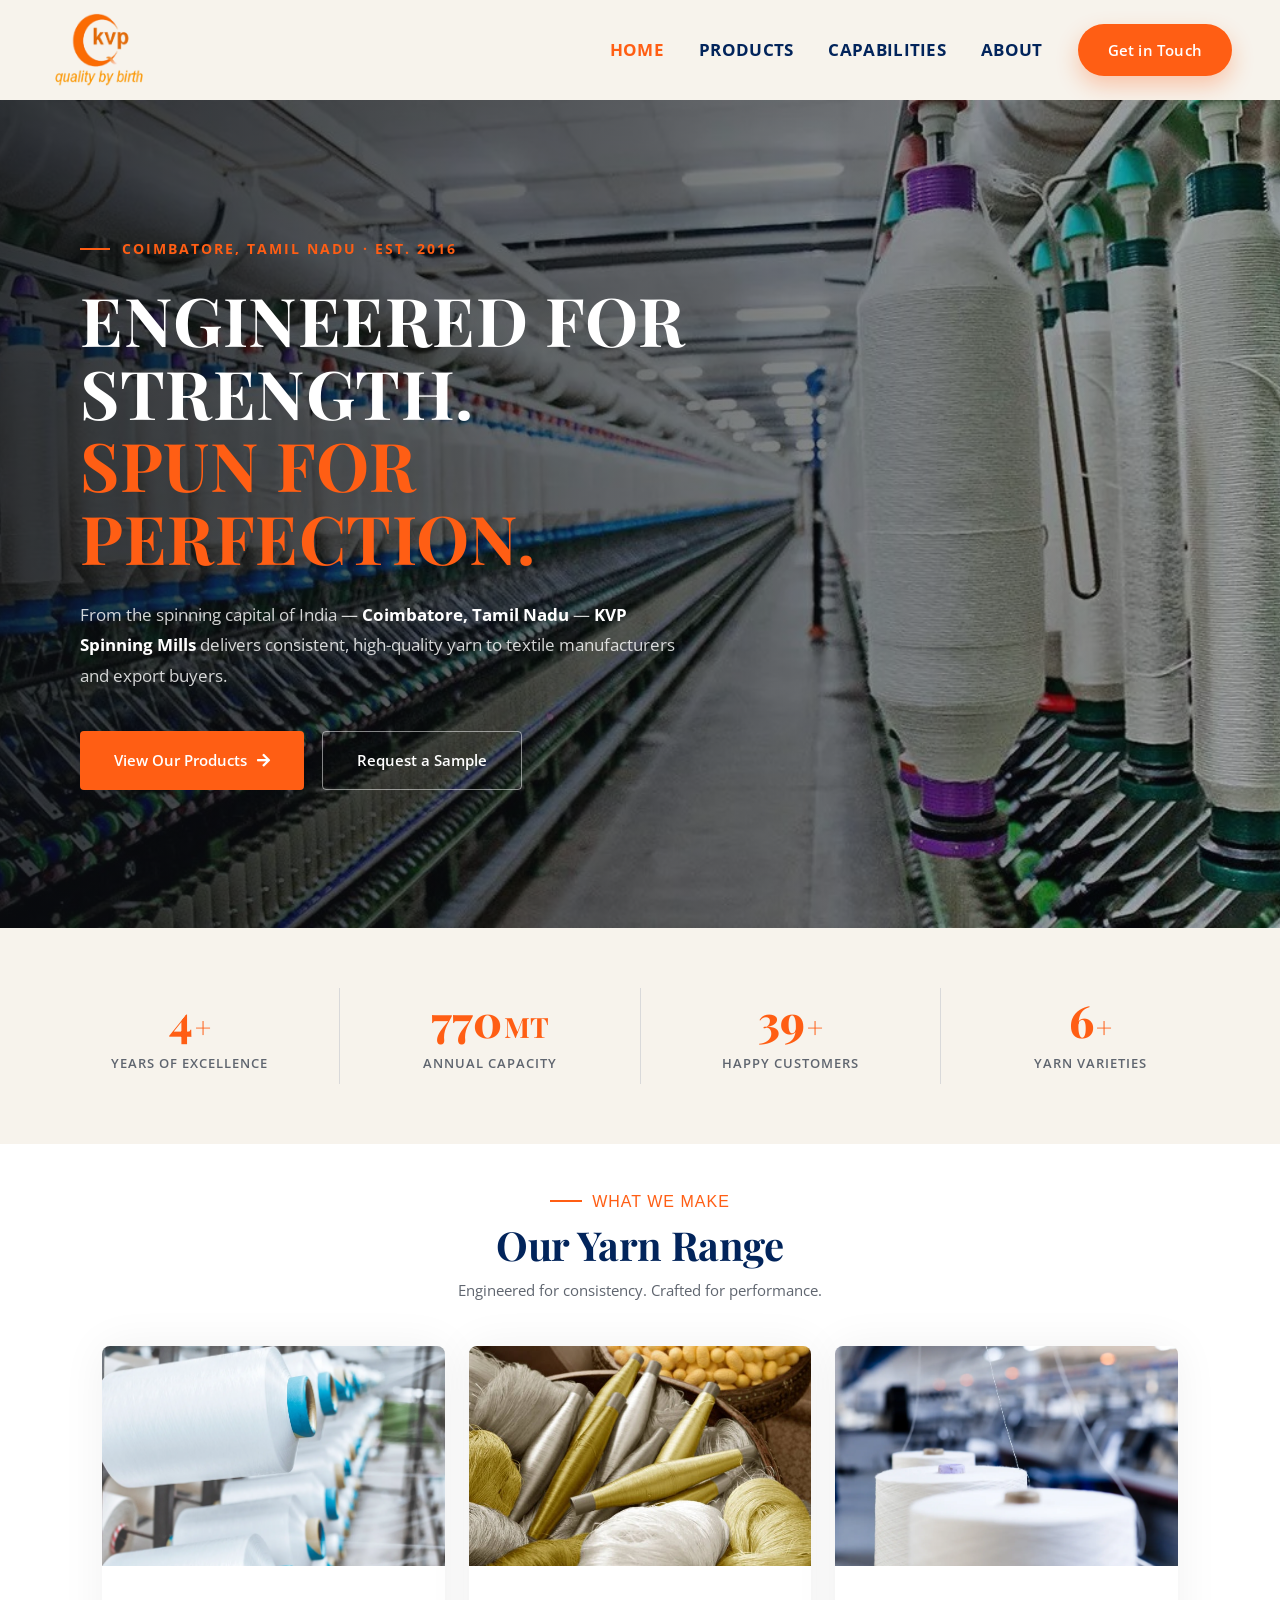
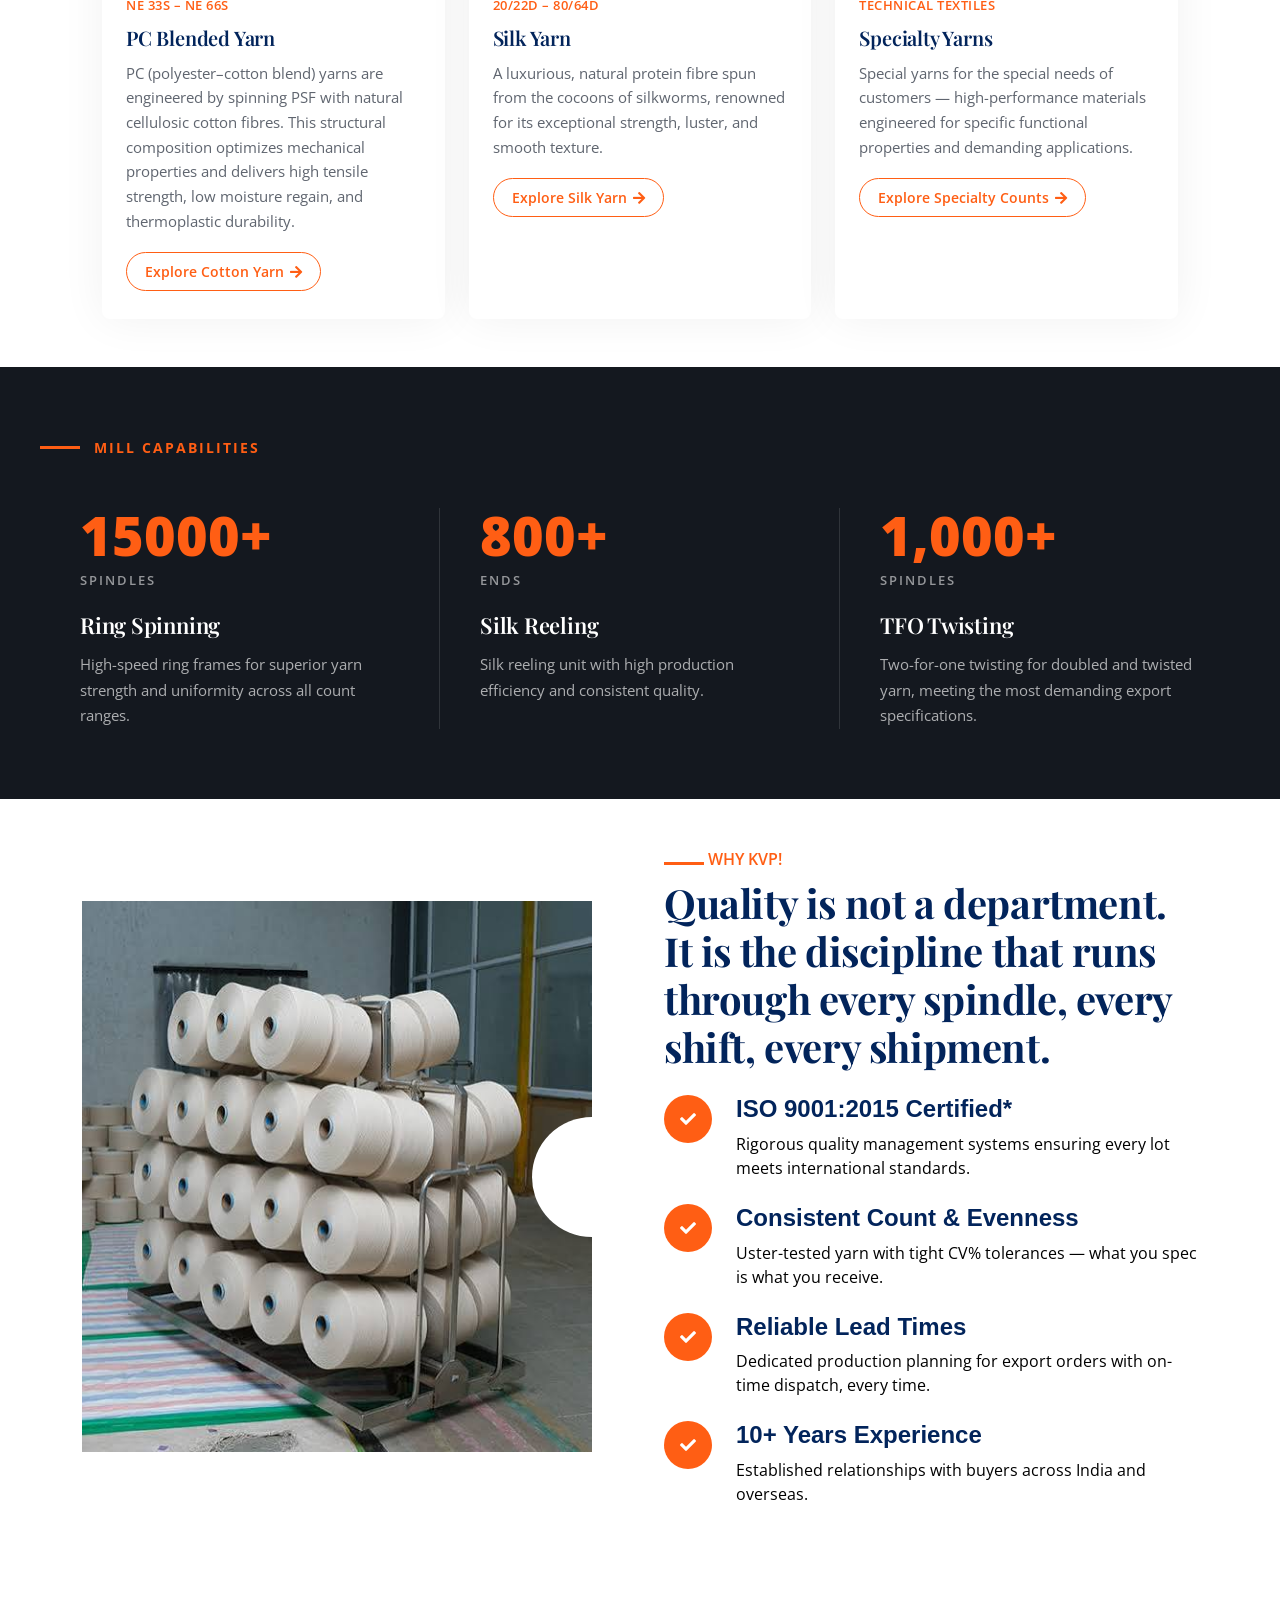
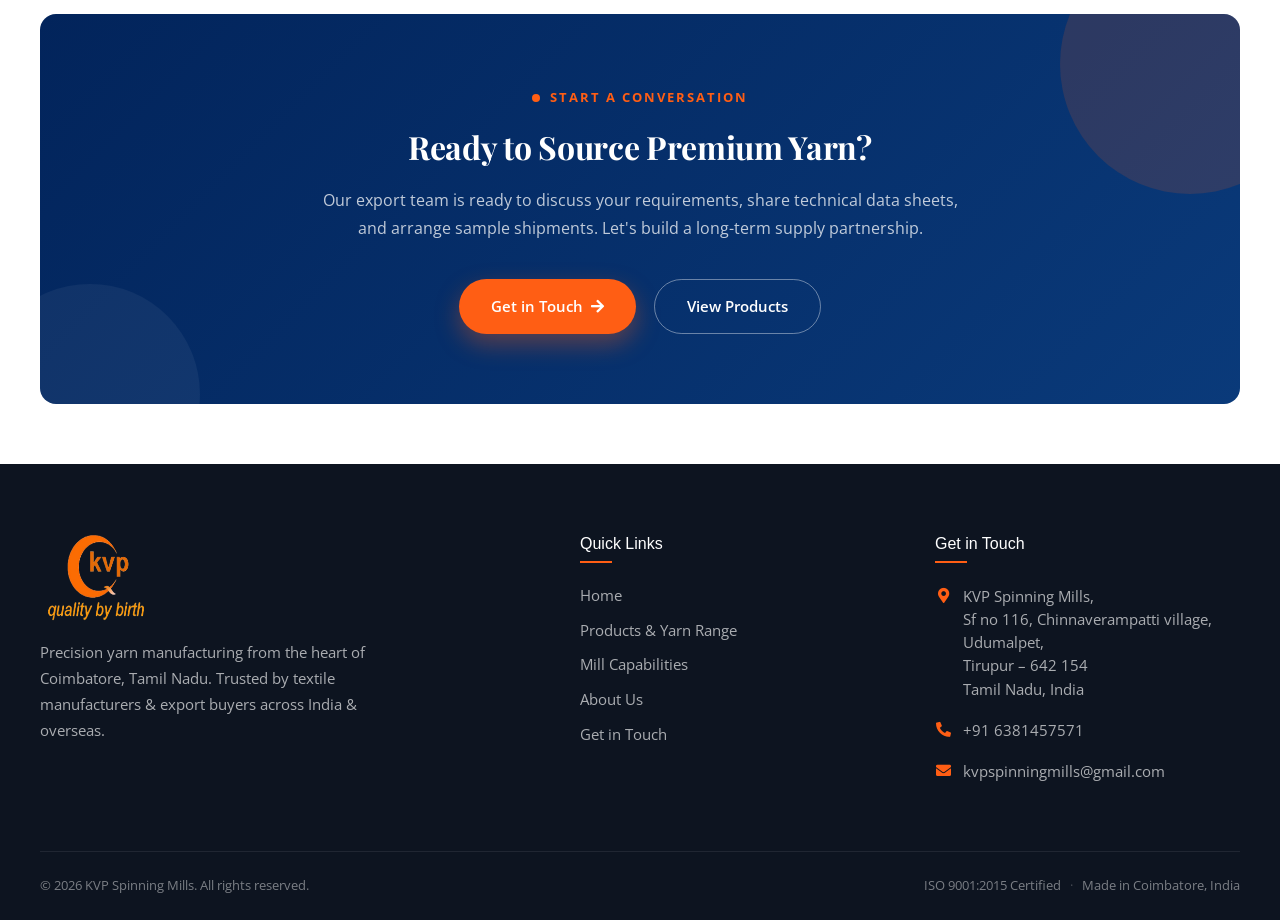
<file: index.html>
<!doctype html>
<html lang="en">
  <head>
    <meta charset="utf-8" />
    <title>KVP Spinning Mills - Premium Yarn Manufacturer, Coimbatore</title>
    <meta content="width=device-width, initial-scale=1.0" name="viewport" />
    <meta content="" name="keywords" />
    <meta content="" name="description" />

    <!-- Favicon -->
    <link href="img/kvp.png" rel="icon" />

    <!-- Google Web Fonts -->
    <link rel="preconnect" href="https://fonts.googleapis.com" />
    <link rel="preconnect" href="https://fonts.gstatic.com" crossorigin />
    <link
      href="https://fonts.googleapis.com/css2?family=Open+Sans:wght@400;500;600;700&family=Playfair+Display:wght@600;700;800;900&display=swap"
      rel="stylesheet"
    />

    <!-- Icon Font Stylesheet -->
    <link
      href="https://cdnjs.cloudflare.com/ajax/libs/font-awesome/5.10.0/css/all.min.css"
      rel="stylesheet"
    />
    <link
      href="https://cdn.jsdelivr.net/npm/bootstrap-icons@1.4.1/font/bootstrap-icons.css"
      rel="stylesheet"
    />

    <!-- Libraries Stylesheet -->
    <link href="lib/animate/animate.min.css" rel="stylesheet" />
    <link href="lib/owlcarousel/assets/owl.carousel.min.css" rel="stylesheet" />

    <!-- Customized Bootstrap Stylesheet -->
    <link href="css/bootstrap.min.css" rel="stylesheet" />

    <!-- Template Stylesheet -->
    <link href="css/style.css" rel="stylesheet" />
  </head>

  <body>
    <!-- Spinner Start -->
    <div
      id="spinner"
      class="show bg-white position-fixed translate-middle w-100 vh-100 top-50 start-50 d-flex align-items-center justify-content-center"
    >
      <div
        class="spinner-border text-primary"
        role="status"
        style="width: 3rem; height: 3rem"
      ></div>
    </div>
    <!-- Spinner End -->

    <!-- Navbar Start -->
    <nav
      class="navbar navbar-expand-lg navbar-light sticky-top py-0 pe-5"
    >
      <a href="index.html" class="navbar-brand ps-5 me-0">
        <img src="img/kvp.png" alt="KVP Spinning Mills Logo" width="100">
      </a>
      <button
        type="button"
        class="navbar-toggler me-0"
        data-bs-toggle="collapse"
        data-bs-target="#navbarCollapse"
      >
        <span class="navbar-toggler-icon"></span>
      </button>
      <div class="collapse navbar-collapse" id="navbarCollapse">
        <div class="navbar-nav ms-auto p-4 p-lg-0">
          <a href="index.html" class="nav-item nav-link active">Home</a>
          <a href="products.html" class="nav-item nav-link">Products</a>
          <a href="capabilities.html" class="nav-item nav-link">Capabilities</a>
          <a href="about.html" class="nav-item nav-link">About</a>
          
        </div>
        <a href="contact.html" class="btn nav-cta-btn d-none d-lg-block"
          >Get in Touch</a
        >
      </div>
    </nav>
    <!-- Navbar End -->

<div class="hero-banner">
    <img class="hero-bg" src="img/banner.jpg" alt="KVP Spinning Mills">
    <div class="hero-content">
        <div class="hero-content-inner">
            <div class="hero-tag">
                <span class="hero-line"></span>
                Coimbatore, Tamil Nadu &middot; Est. 2016
            </div>
            <h1 class="hero-heading">
                <span class="line-white">Engineered for Strength.</span>
                <span class="line-orange">Spun for Perfection.</span>
            </h1>
            <p class="hero-desc">
                From the spinning capital of India — <strong>Coimbatore, Tamil Nadu</strong> —
               <strong>KVP Spinning Mills</strong>  delivers consistent, high-quality yarn to textile
                manufacturers and export buyers.
            </p>
            <div class="hero-btn-group">
                <a class="hero-btn-primary" href="products.html">View Our Products <i class="fa fa-arrow-right"></i></a>
                <a class="hero-btn-outline" href="get-a-sample.html">Request a Sample</a>
            </div>
        </div>
    </div>
</div>
    
  <div class="stats-band">
    <div class="stats-row">
        <div class="stat-item wow fadeIn" data-wow-delay="0.1s">
            <div class="stat-number"><span data-toggle="counter-up">10</span><span class="stat-suffix">+</span></div>
            <div class="stat-label">Years of Excellence</div>
        </div>

        <div class="stat-item wow fadeIn" data-wow-delay="0.3s">
            <div class="stat-number"><span data-toggle="counter-up">2,000</span><span class="stat-suffix">MT</span></div>
            <div class="stat-label">Annual Capacity</div>
        </div>

        <div class="stat-item wow fadeIn" data-wow-delay="0.5s">
            <div class="stat-number"><span data-toggle="counter-up">100</span><span class="stat-suffix">+</span></div>
            <div class="stat-label">Happy Customers</div>
        </div>

        <div class="stat-item wow fadeIn" data-wow-delay="0.7s">
            <div class="stat-number"><span data-toggle="counter-up">15</span><span class="stat-suffix">+</span></div>
            <div class="stat-label">Yarn Varieties</div>
        </div>
    </div>
</div>
    <!-- Facts End -->
  
 <!-- Yarn Range Start -->
<div class="container-xxl py-5">
  <div class="container">
    <div class="ywc-title">
      <h6><span class="ywc-line"></span>What We Make</h6>
      <h1>Our Yarn Range</h1>
      <p>Engineered for consistency. Crafted for performance.
</p>
    </div>

    <div class="ywc-row">

      <!-- Card 1 -->
      <div class="ywc-card">
        <div class="ywc-img-wrap">
          <img src="img/yarn.webp" alt="PC Blended Yarn">
        </div>
        <div class="ywc-body">
          <span class="ywc-sub">Ne 33s – Ne 66s</span>
          <h3 class="ywc-heading">PC Blended Yarn</h3>
          <p class="ywc-text">PC (polyester–cotton blend) yarns are engineered by spinning PSF with natural cellulosic cotton fibres. This structural composition optimizes mechanical properties and delivers high tensile strength, low moisture regain, and thermoplastic durability.</p>
          <a href="products.html#cotton-yarn" class="ywc-link">Explore Cotton Yarn <i class="fa fa-arrow-right"></i></a>
        </div>
      </div>

      <!-- Card 2 -->
      <div class="ywc-card">
        <div class="ywc-img-wrap">
          <img src="img/yarn-blended.jpg" alt="Silk Yarn">
        </div>
        <div class="ywc-body">
          <span class="ywc-sub">20/22D – 80/64D</span>
          <h3 class="ywc-heading">Silk Yarn</h3>
          <p class="ywc-text">A luxurious, natural protein fibre spun from the cocoons of silkworms, renowned for its exceptional strength, luster, and smooth texture.</p>
          <a href="products.html#silk-yarn" class="ywc-link">Explore Silk Yarn <i class="fa fa-arrow-right"></i></a>
        </div>
      </div>

      <!-- Card 3 -->
      <div class="ywc-card">
        <div class="ywc-img-wrap">
          <img src="img/3.webp" alt="Specialty Yarns">
        </div>
        <div class="ywc-body">
          <span class="ywc-sub">Technical Textiles</span>
          <h3 class="ywc-heading">Specialty Yarns</h3>
          <p class="ywc-text">Special yarns for the special needs of customers — high-performance materials engineered for specific functional properties and demanding applications.</p>
          <a href="products.html#specialty-yarns" class="ywc-link">Explore Specialty Counts <i class="fa fa-arrow-right"></i></a>
        </div>
      </div>

    </div>
  </div>
</div>
<!-- Yarn Range End -->
  <div class="mc-section">
    <div class="mc-label">
        <span class="mc-line"></span>
        <span>Mill Capabilities</span>
    </div>

    <div class="mc-row">

        <div class="mc-col">
            <div class="mc-number">15000+</div>
            <span class="mc-sub">Spindles</span>
            <h3 class="mc-heading">Ring Spinning</h3>
            <p class="mc-text">High-speed ring frames for superior yarn strength and uniformity across all count ranges.</p>
        </div>

        <div class="mc-col">
            <div class="mc-number">800+</div>
            <span class="mc-sub">Ends</span>
            <h3 class="mc-heading">Silk Reeling</h3>
            <p class="mc-text">Silk reeling unit with high production efficiency and consistent quality.</p>
        </div>

        <div class="mc-col">
            <div class="mc-number">1,000+</div>
            <span class="mc-sub">Spindles</span>
            <h3 class="mc-heading">TFO Twisting</h3>
            <p class="mc-text">Two-for-one twisting for doubled and twisted yarn, meeting the most demanding export specifications.</p>
        </div>

    </div>
</div>

    <!-- Features Start -->
   <div class="container-xxl py-5">
    <div class="container">
        <div class="row g-5 align-items-center">
            <div class="col-lg-6 wow fadeInUp" data-wow-delay="0.1s">
                <div class="position-relative me-lg-4">
                    <img class="img-fluid w-100" src="img/ab.jpg" alt="Inside KVP Spinning Mills production floor" />
                    <span
                        class="position-absolute top-50 start-100 translate-middle bg-white rounded-circle d-none d-lg-block"
                        style="width: 120px; height: 120px"
                    ></span>
                    <!-- video play button removed -->
                </div>
            </div>
            <div class="col-lg-6 wow fadeInUp" data-wow-delay="0.5s">
                <p class="fw-medium text-uppercase text-primary mb-2">
                 <span class="mc-line"></span>   Why KVP!
                </p>
                <h1 class="mb-4">Quality is not a department. It is the discipline that runs through every spindle, every shift, every shipment.</h1>
                <div class="row gy-4">
                    <div class="col-12">
                        <div class="d-flex">
                            <div class="flex-shrink-0 btn-lg-square rounded-circle bg-primary">
                                <i class="fa fa-check text-white"></i>
                            </div>
                            <div class="ms-4">
                                <h4>ISO 9001:2015 Certified*</h4>
                                <span>Rigorous quality management systems ensuring every lot meets international standards.</span>
                            </div>
                        </div>
                    </div>
                    <div class="col-12">
                        <div class="d-flex">
                            <div class="flex-shrink-0 btn-lg-square rounded-circle bg-primary">
                                <i class="fa fa-check text-white"></i>
                            </div>
                            <div class="ms-4">
                                <h4>Consistent Count & Evenness</h4>
                                <span>Uster-tested yarn with tight CV% tolerances — what you spec is what you receive.</span>
                            </div>
                        </div>
                    </div>
                    <div class="col-12">
                        <div class="d-flex">
                            <div class="flex-shrink-0 btn-lg-square rounded-circle bg-primary">
                                <i class="fa fa-check text-white"></i>
                            </div>
                            <div class="ms-4">
                                <h4>Reliable Lead Times</h4>
                                <span>Dedicated production planning for export orders with on-time dispatch, every time.</span>
                            </div>
                        </div>
                    </div>
                    <div class="col-12">
                        <div class="d-flex">
                            <div class="flex-shrink-0 btn-lg-square rounded-circle bg-primary">
                                <i class="fa fa-check text-white"></i>
                            </div>
                            <div class="ms-4">
                                <h4>10+ Years Experience</h4>
                                <span>Established relationships with buyers across India and overseas.</span>
                            </div>
                        </div>
                    </div>
                </div>
            </div>
        </div>
    </div>
</div>

    <!-- Features End -->

    <!-- Service End -->
     <div class="cta-section">
    <div class="cta-tag"><span class="cta-dot"></span> Start a Conversation</div>
    <h2 class="cta-heading">Ready to Source Premium Yarn?</h2>
    <p class="cta-text">
        Our export team is ready to discuss your requirements, share technical data sheets,
        and arrange sample shipments. Let's build a long-term supply partnership.
    </p>
    <div class="cta-btn-group">
        <a class="cta-btn-primary" href="contact.html">
            Get in Touch <i class="fa fa-arrow-right"></i>
        </a>
        <a class="cta-btn-outline" href="products.html">
            View Products
        </a>
    </div>
</div>


  <footer class="kvp-footer">
    <div class="kvp-footer-inner">

        <!-- About -->
        <div class="kvp-footer-col about">
            <div class="kvp-footer-logo">
                <img src="img/kvp.png" alt="KVP Spinning Mills" width="110" />
            </div>
            <p class="desc">
                Precision yarn manufacturing from the heart of Coimbatore, Tamil Nadu.
                Trusted by textile manufacturers &amp; export buyers across India &amp; overseas.
            </p>
        </div>

        <!-- Quick Links -->
        <div class="kvp-footer-col">
            <h5 class="kvp-footer-heading">Quick Links</h5>
            <ul class="kvp-footer-links">
                <li><a href="index.html">Home</a></li>
                <li><a href="products.html">Products &amp; Yarn Range</a></li>
                <li><a href="capabilities.html">Mill Capabilities</a></li>
                <li><a href="about.html">About Us</a></li>
                
                <li><a href="get-a-sample.html">Get in Touch</a></li>
            </ul>
        </div>

        <!-- Contact -->
        <div class="kvp-footer-col">
            <h5 class="kvp-footer-heading">Get in Touch</h5>
            <div class="kvp-contact-item">
                <i class="fa fa-map-marker-alt"></i>
                <span>KVP Spinning Mills,<br>Sf no 116, Chinnaverampatti village, Udumalpet,<br>Tirupur &ndash; 642 154<br>Tamil Nadu, India</span>
            </div>
            <div class="kvp-contact-item">
                <i class="fa fa-phone-alt"></i>
                <a href="tel:+916381457571">+91 6381457571</a>
            </div>
            <div class="kvp-contact-item">
                <i class="fa fa-envelope"></i>
                <a href="mailto:kvpspinningmills@gmail.com">kvpspinningmills@gmail.com</a>
            </div>
        </div>

    </div>

    <div class="kvp-footer-bottom">
        <div>© 2026 KVP Spinning Mills. All rights reserved.</div>
        <div>ISO 9001:2015 Certified <span class="divider">·</span> Made in Coimbatore, India</div>
    </div>
</footer>
  
    <style>
        .grid{
    max-width:1200px; margin:0 auto;
    display:grid; grid-template-columns:repeat(3,1fr); gap:32px;
    padding:44px 48px 100px;
  }
  .card{
    background:var(--paper);
    border:1px solid var(--hairline);
    border-radius:4px;
    overflow:hidden;
    display:flex; flex-direction:column;
    transition:transform .3s ease, box-shadow .3s ease;
  }
  .card:hover{transform:translateY(-6px); box-shadow:var(--shadow);}

  .card-art{
    position:relative; height:260px; width:100%;
    background:linear-gradient(160deg,#3A322A,#241E18);
    overflow:hidden;
  }
  .card-art svg{position:absolute; inset:0; width:100%; height:100%;}

  .card-body{padding:28px 26px 30px; display:flex; flex-direction:column; gap:14px; flex:1;}
  .card-top{display:flex; align-items:flex-start; justify-content:space-between; gap:12px;}
  .card-top h2{
    font-family:'Playfair Display', serif; font-weight:600; font-size:21px; margin:0;
    letter-spacing:.01em;
  }
  .pill{
    flex-shrink:0;
    background:var(--orange-pale); color:var(--orange-deep);
    font-size:11.5px; font-weight:700; letter-spacing:.03em;
    padding:6px 12px; border-radius:999px; white-space:nowrap;
    border:1px solid rgba(217,112,46,0.25);
  }
  .card-body p.desc{
    color:var(--taupe); font-size:14.5px; line-height:1.65; margin:0; flex:1;
  }
  .explore{
    display:inline-flex; align-items:center; gap:8px;
    font-size:14px; font-weight:600; color:var(--ink);
    padding-top:4px; border-top:1px solid var(--hairline);
    margin-top:auto;
  }
  .explore svg{transition:transform .2s ease;}
  .card:hover .explore svg{transform:translateX(4px);}

  @media (max-width:960px){
    .nav-links{display:none;}
    .grid{grid-template-columns:1fr; padding:32px 24px 70px;}
    .section-head{padding:40px 24px 4px;}
    .nav{padding:16px 24px;}
  }

  @media (prefers-reduced-motion: reduce){
    *{transition:none !important;}
  }
      
        .hero-banner {
        position: relative;
        min-height: 92vh;
        display: flex;
        align-items: center;
        overflow: hidden;
    }
    .hero-banner img.hero-bg {
        position: absolute;
        inset: 0;
        width: 100%;
        height: 100%;
        object-fit: cover;
        z-index: 0;
    }
    .hero-banner::before {
        content: "";
        position: absolute;
        inset: 0;
        background: linear-gradient(90deg, rgba(10,12,16,0.82) 0%, rgba(10,12,16,0.55) 55%, rgba(10,12,16,0.3) 100%);
        z-index: 1;
    }

    .hero-content {
        position: relative;
        z-index: 2;
        max-width: 1200px;
        margin: 0 auto;
        padding: 0 40px;
        width: 100%;
    }
    .hero-content-inner { max-width: 780px; }

    .hero-tag {
        display: flex;
        align-items: center;
        gap: 12px;
        color: #FF5E14;
        font-weight: 700;
        font-size: 14px;
        letter-spacing: 2px;
        text-transform: uppercase;
        margin-bottom: 24px;
    }
    .hero-tag .hero-line {
        width: 30px;
        height: 2px;
        background: #FF5E14;
        display: inline-block;
    }

    .hero-heading {
        font-weight: 800;
        font-size: 4.2rem;
        line-height: 1.08;
        letter-spacing: 0.5px;
        margin-bottom: 26px;
        text-transform: uppercase;
    }
    .hero-heading .line-white { color: #fff; display: block; }
    .hero-heading .line-orange { color: #FF5E14; display: block; }

    .hero-desc {
        color: rgba(255,255,255,0.82);
        font-size: 17px;
        line-height: 1.8;
        max-width: 620px;
        margin-bottom: 40px;
    }
    .hero-desc strong { color: #fff; }

    .hero-btn-group {
        display: flex;
        gap: 18px;
        flex-wrap: wrap;
    }

    .hero-btn-primary {
        display: inline-flex;
        align-items: center;
        gap: 10px;
        background: #FF5E14;
        color: #fff;
        font-weight: 600;
        font-size: 15px;
        padding: 17px 34px;
        text-decoration: none;
        border-radius: 4px;
        transition: background 0.3s ease, transform 0.3s ease, box-shadow 0.3s ease;
    }
    .hero-btn-primary:hover {
        background: #e65100;
        color: #fff;
        transform: translateY(-3px);
        box-shadow: 0 14px 30px rgba(255,94,20,0.4);
    }
    .hero-btn-primary i { transition: transform 0.3s ease; }
    .hero-btn-primary:hover i { transform: translateX(4px); }

    .hero-btn-outline {
        display: inline-flex;
        align-items: center;
        gap: 10px;
        background: transparent;
        color: #fff;
        font-weight: 600;
        font-size: 15px;
        padding: 17px 34px;
        border: 1px solid rgba(255,255,255,0.5);
        border-radius: 4px;
        text-decoration: none;
        transition: all 0.3s ease;
    }
    .hero-btn-outline:hover {
        background: #fff;
        color: #12161f;
        border-color: #fff;
        transform: translateY(-3px);
    }

    @media (max-width: 767px) {
        .hero-banner { min-height: 100vh; }
        .hero-heading { font-size: 2.3rem; }
        .hero-desc { font-size: 15px; }
        .hero-btn-group { flex-direction: column; align-items: stretch; }
        .hero-btn-primary, .hero-btn-outline { justify-content: center; }
    }
        .kvp-footer {
        background: #0d1420;
        color: rgba(255,255,255,0.65);
        padding: 70px 20px 0;
        font-size: 14.5px;
    }
    .kvp-footer-inner {
        max-width: 1200px;
        margin: 0 auto;
        display: flex;
        flex-wrap: wrap;
        gap: 50px;
        padding-bottom: 50px;
        border-bottom: 1px solid rgba(255,255,255,0.08);
    }
    .kvp-footer-col {
        flex: 1 1 220px;
    }
    .kvp-footer-col.about { flex: 2 1 320px; }

    .kvp-footer-logo {
        display: flex;
        align-items: center;
        gap: 10px;
        margin-bottom: 18px;
    }
    .kvp-footer-logo img { height: 88px; }
    .kvp-footer-logo .kvp-brand-text {
        display: flex;
        flex-direction: column;
        line-height: 1.15;
    }
    .kvp-footer-logo .kvp-brand-text b {
        color: #fff;
        font-size: 16px;
        letter-spacing: 0.5px;
    }
    .kvp-footer-logo .kvp-brand-text span {
        color: #FF5E14;
        font-size: 12px;
        font-style: italic;
    }

    .kvp-footer-col p.desc {
        line-height: 1.8;
        max-width: 340px;
        margin-bottom: 0;
    }

    .kvp-footer-heading {
        color: #fff;
        font-size: 16px;
        font-weight: 700;
        margin-bottom: 22px;
        position: relative;
        padding-bottom: 10px;
    }
    .kvp-footer-heading::after {
        content: "";
        position: absolute;
        left: 0;
        bottom: 0;
        width: 32px;
        height: 2px;
        background: #FF5E14;
    }

    .kvp-footer-links { list-style: none; margin: 0; padding: 0; }
    .kvp-footer-links li { margin-bottom: 13px; }
    .kvp-footer-links a {
        color: rgba(255,255,255,0.65);
        text-decoration: none;
        transition: color 0.25s ease, padding-left 0.25s ease;
        display: inline-block;
    }
    .kvp-footer-links a:hover {
        color: #FF5E14;
        padding-left: 4px;
    }

    .kvp-contact-item {
        display: flex;
        align-items: flex-start;
        gap: 12px;
        margin-bottom: 18px;
    }
    .kvp-contact-item i {
        color: #FF5E14;
        font-size: 15px;
        margin-top: 3px;
        width: 16px;
        text-align: center;
        flex-shrink: 0;
    }
    .kvp-contact-item a,
    .kvp-contact-item span {
        color: rgba(255,255,255,0.65);
        text-decoration: none;
        line-height: 1.6;
    }
    .kvp-contact-item a:hover { color: #FF5E14; }

    .kvp-footer-bottom {
        max-width: 1200px;
        margin: 0 auto;
        padding: 24px 0;
        display: flex;
        flex-wrap: wrap;
        gap: 10px;
        align-items: center;
        justify-content: space-between;
        font-size: 13px;
        color: rgba(255,255,255,0.45);
    }
    .kvp-footer-bottom span.divider { color: rgba(255,255,255,0.25); margin: 0 6px; }

    @media (max-width: 767px) {
        .kvp-footer-inner { flex-direction: column; gap: 40px; }
        .kvp-footer-bottom { justify-content: center; text-align: center; }
    }
       .cta-section {
        position: relative;
        background: linear-gradient(135deg, #02245B 0%, #0a3a7a 100%);
        border-radius: 16px;
        padding: 70px 40px;
        margin: 60px auto;
        max-width: 1200px;
        text-align: center;
        overflow: hidden;
    }
    .cta-section::before {
        content: "";
        position: absolute;
        top: -80px;
        right: -80px;
        width: 260px;
        height: 260px;
        background: rgba(255, 94, 20, 0.15);
        border-radius: 50%;
    }
    .cta-section::after {
        content: "";
        position: absolute;
        bottom: -100px;
        left: -60px;
        width: 220px;
        height: 220px;
        background: rgba(255, 255, 255, 0.05);
        border-radius: 50%;
    }

    .cta-tag {
        position: relative;
        display: inline-flex;
        align-items: center;
        gap: 10px;
        color: #FF5E14;
        font-weight: 700;
        letter-spacing: 2px;
        font-size: 13px;
        text-transform: uppercase;
        margin-bottom: 18px;
    }
    .cta-tag .cta-dot {
        width: 8px;
        height: 8px;
        border-radius: 50%;
        background: #FF5E14;
        display: inline-block;
        animation: cta-pulse 1.6s ease-in-out infinite;
    }
    @keyframes cta-pulse {
        0%, 100% { transform: scale(1); opacity: 1; }
        50% { transform: scale(1.5); opacity: 0.5; }
    }

    .cta-heading {
        position: relative;
        color: #fff;
        font-size: 2rem;
        font-weight: 700;
        margin-bottom: 18px;
        line-height: 1.3;
    }

    .cta-text {
        position: relative;
        color: rgba(255,255,255,0.75);
        font-size: 16px;
        line-height: 1.8;
        max-width: 640px;
        margin: 0 auto 36px;
    }

    .cta-btn-group {
        position: relative;
        display: flex;
        gap: 18px;
        justify-content: center;
        flex-wrap: wrap;
    }

    .cta-btn-primary {
        display: inline-flex;
        align-items: center;
        gap: 8px;
        background: #FF5E14;
        color: #fff;
        font-weight: 600;
        font-size: 15px;
        padding: 15px 32px;
        border-radius: 50px;
        text-decoration: none;
        box-shadow: 0 10px 25px rgba(255,94,20,0.35);
        transition: transform 0.3s ease, box-shadow 0.3s ease;
    }
    .cta-btn-primary:hover {
        transform: translateY(-3px);
        box-shadow: 0 14px 30px rgba(255,94,20,0.5);
        color: #fff;
    }

    .cta-btn-outline {
        display: inline-flex;
        align-items: center;
        gap: 8px;
        background: transparent;
        color: #fff;
        font-weight: 600;
        font-size: 15px;
        padding: 15px 32px;
        border-radius: 50px;
        border: 1px solid rgba(255,255,255,0.4);
        text-decoration: none;
        transition: all 0.3s ease;
    }
    .cta-btn-outline:hover {
        background: rgba(255,255,255,0.1);
        border-color: #fff;
        color: #fff;
        transform: translateY(-3px);
    }

    @media (max-width: 575px) {
        .cta-section { padding: 50px 24px; border-radius: 12px; }
        .cta-heading { font-size: 1.6rem; }
        .cta-btn-group { flex-direction: column; align-items: stretch; }
        .cta-btn-primary, .cta-btn-outline { justify-content: center; }
    }
    .ywc-title { text-align:center; margin-bottom:45px; }
    .ywc-title h6 { color:#FF5E14; font-weight:600; letter-spacing:1px; text-transform:uppercase; margin-bottom:10px; display:flex; align-items:center; justify-content:center; gap:10px; }
    .ywc-title .ywc-line { display:inline-block; width:32px; height:2px; background:#FF5E14; }
    .ywc-title h1 { color:#02245B; font-weight:700; margin-bottom:10px; }
    .ywc-title p { color:#5F656F; font-size:15px; }

    .ywc-row { display:flex; flex-wrap:wrap; gap:24px; justify-content:center; padding:0 20px; }

    .ywc-card {
        flex:1 1 320px; max-width:360px; background:#fff; border-radius:8px; overflow:hidden;
        box-shadow:0 0 45px rgba(0,0,0,0.06);
        transition:transform 0.4s ease, box-shadow 0.4s ease;
    }
    .ywc-card:hover { transform:translateY(-10px); box-shadow:0 20px 40px rgba(2,36,91,0.15); }

    .ywc-img-wrap { height:220px; overflow:hidden; }
    .ywc-img-wrap img { width:100%; height:100%; object-fit:cover; display:block; transition:transform 0.6s ease; }
    .ywc-card:hover .ywc-img-wrap img { transform:scale(1.1); }

    .ywc-body { padding:26px 24px 28px; }
    .ywc-sub { display:inline-block; color:#FF5E14; font-size:13px; font-weight:600; text-transform:uppercase; letter-spacing:0.5px; margin-bottom:10px; }
    .ywc-heading { color:#02245B; font-weight:600; font-size:20px; margin:0 0 2px; transition:color 0.3s ease; }
    .ywc-card:hover .ywc-heading { color:#FF5E14; }
    .ywc-text { color:#5F656F; font-size:14.5px; line-height:1.7; margin:12px 0 18px; }

    .ywc-link {
        display:inline-flex; align-items:center; gap:6px; padding:8px 18px; border:1px solid #FF5E14;
        border-radius:30px; color:#FF5E14; font-size:14px; font-weight:600; text-decoration:none;
        transition:all 0.3s ease;
    }
    .ywc-card:hover .ywc-link { background:#FF5E14; color:#fff; }

    @media (max-width:575px){
        .ywc-row { padding:0 10px; }
        .ywc-img-wrap { height:190px; }
        .ywc-body { padding:20px 18px 22px; }
    }
       .mc-section {
        background: #14181f;
        padding: 70px 20px;
    }
    .mc-label {
        display: flex;
        align-items: center;
        gap: 14px;
        max-width: 1200px;
        margin: 0 auto 50px;
    }
    .mc-label .mc-line {
        width: 40px;
        height: 3px;
        background: #FF5E14;
        display: inline-block;
    }
    .mc-label span {
        color: #FF5E14;
        font-weight: 700;
        letter-spacing: 2px;
        font-size: 14px;
        text-transform: uppercase;
    }

    .mc-row {
        max-width: 1200px;
        margin: 0 auto;
        display: flex;
        flex-wrap: wrap;
    }
    .mc-col {
        flex: 1 1 300px;
        padding: 0 40px;
        border-right: 1px solid rgba(255,255,255,0.12);
    }
    .mc-col:last-child { border-right: none; }

    .mc-number {
        color: #FF5E14;
        font-size: 3.4rem;
        font-weight: 800;
        line-height: 1;
        margin-bottom: 8px;
    }
    .mc-sub {
        color: rgba(255,255,255,0.55);
        font-size: 13px;
        font-weight: 600;
        letter-spacing: 2px;
        text-transform: uppercase;
        margin-bottom: 22px;
        display: block;
    }
    .mc-heading {
        color: #fff;
        font-size: 22px;
        font-weight: 700;
        margin-bottom: 14px;
    }
    .mc-text {
        color: rgba(255,255,255,0.65);
        font-size: 15px;
        line-height: 1.7;
    }
.mc-line {
        width: 40px;
        height: 3px;
        background: #FF5E14;
        display: inline-block;
    }
    @media (max-width: 900px) {
        .mc-col {
            border-right: none;
            border-bottom: 1px solid rgba(255,255,255,0.12);
            padding: 0 10px 30px;
            margin-bottom: 30px;
        }
        .mc-col:last-child { border-bottom: none; margin-bottom: 0; }
        .mc-number { font-size: 2.6rem; }
    }
</style>

    <!-- JavaScript Libraries -->
    <script src="https://code.jquery.com/jquery-3.4.1.min.js"></script>
    <script src="https://cdn.jsdelivr.net/npm/bootstrap@5.0.0/dist/js/bootstrap.bundle.min.js"></script>
    <script src="lib/wow/wow.min.js"></script>
    <script src="lib/easing/easing.min.js"></script>
    <script src="lib/waypoints/waypoints.min.js"></script>
    <script src="lib/owlcarousel/owl.carousel.min.js"></script>
    <script src="lib/counterup/counterup.min.js"></script>

    <!-- Template Javascript -->
    <script src="js/main.js"></script>
  </body>
</html>
</file>
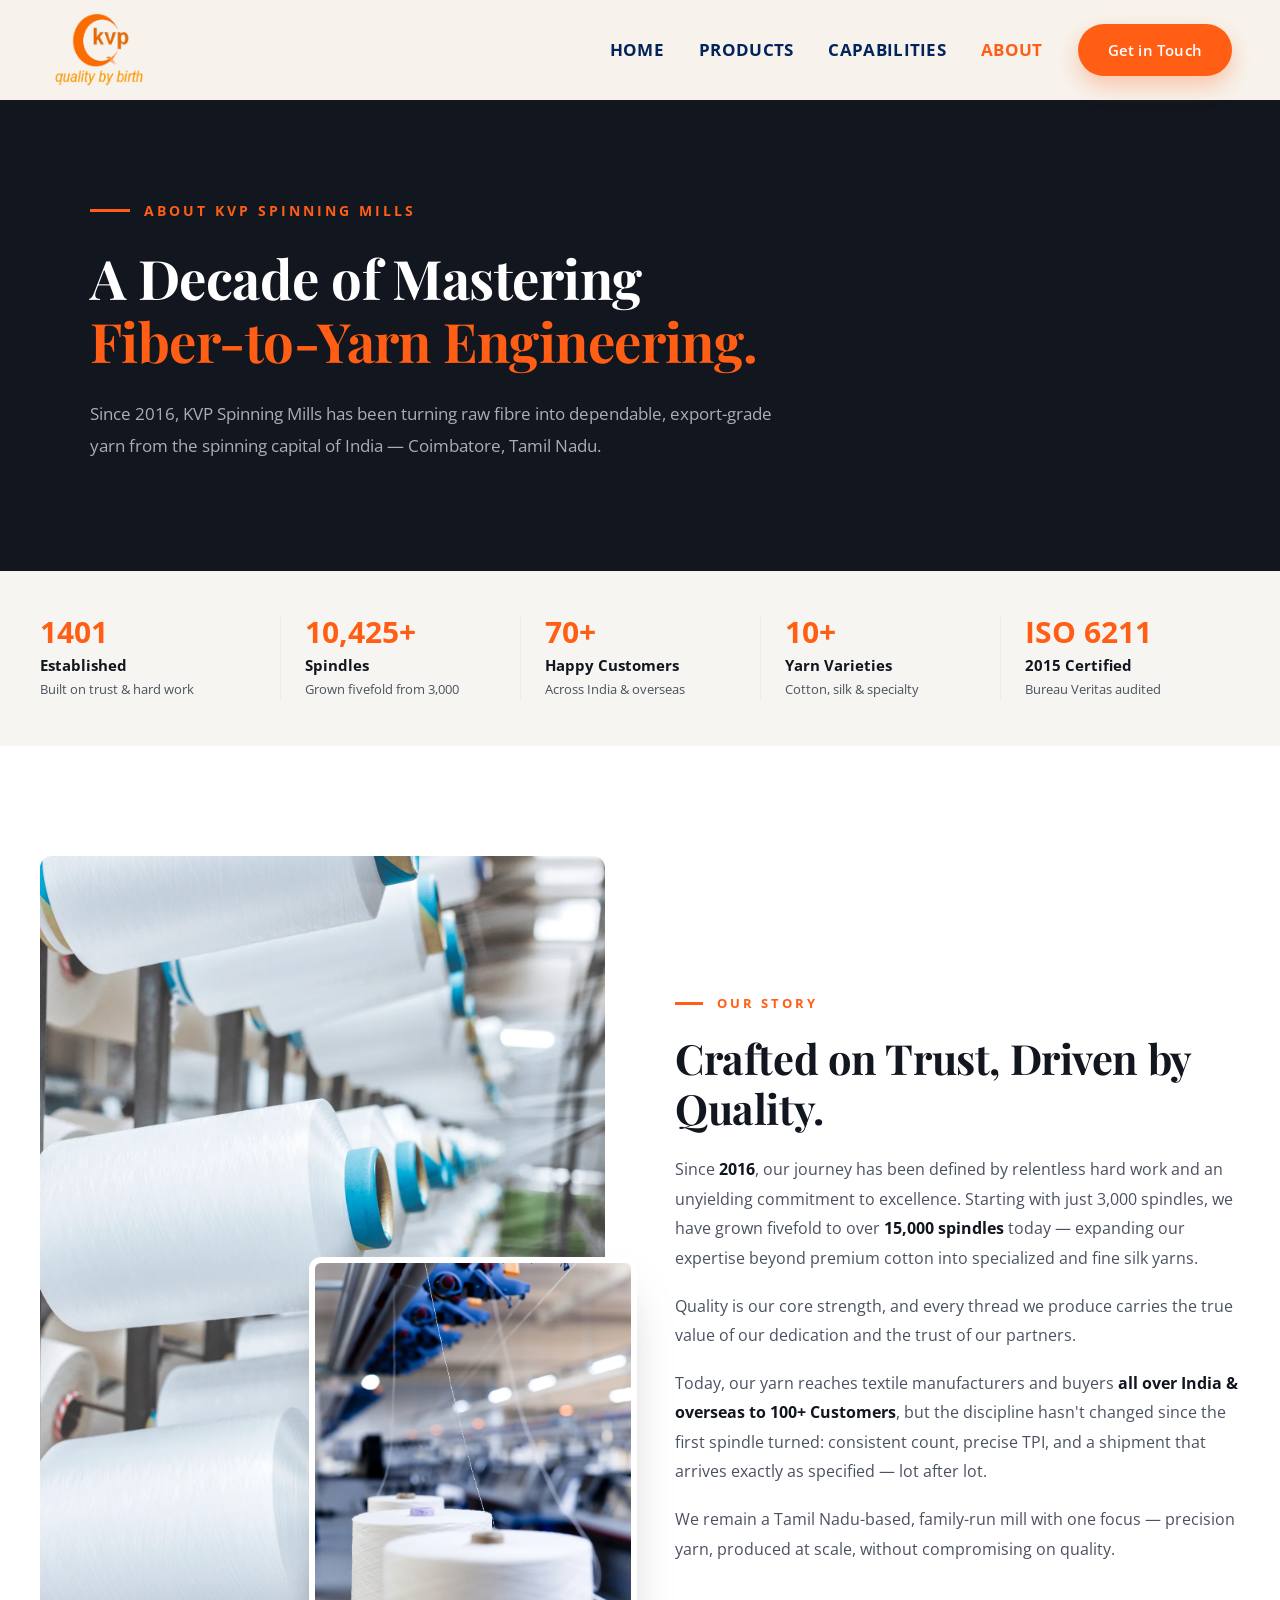
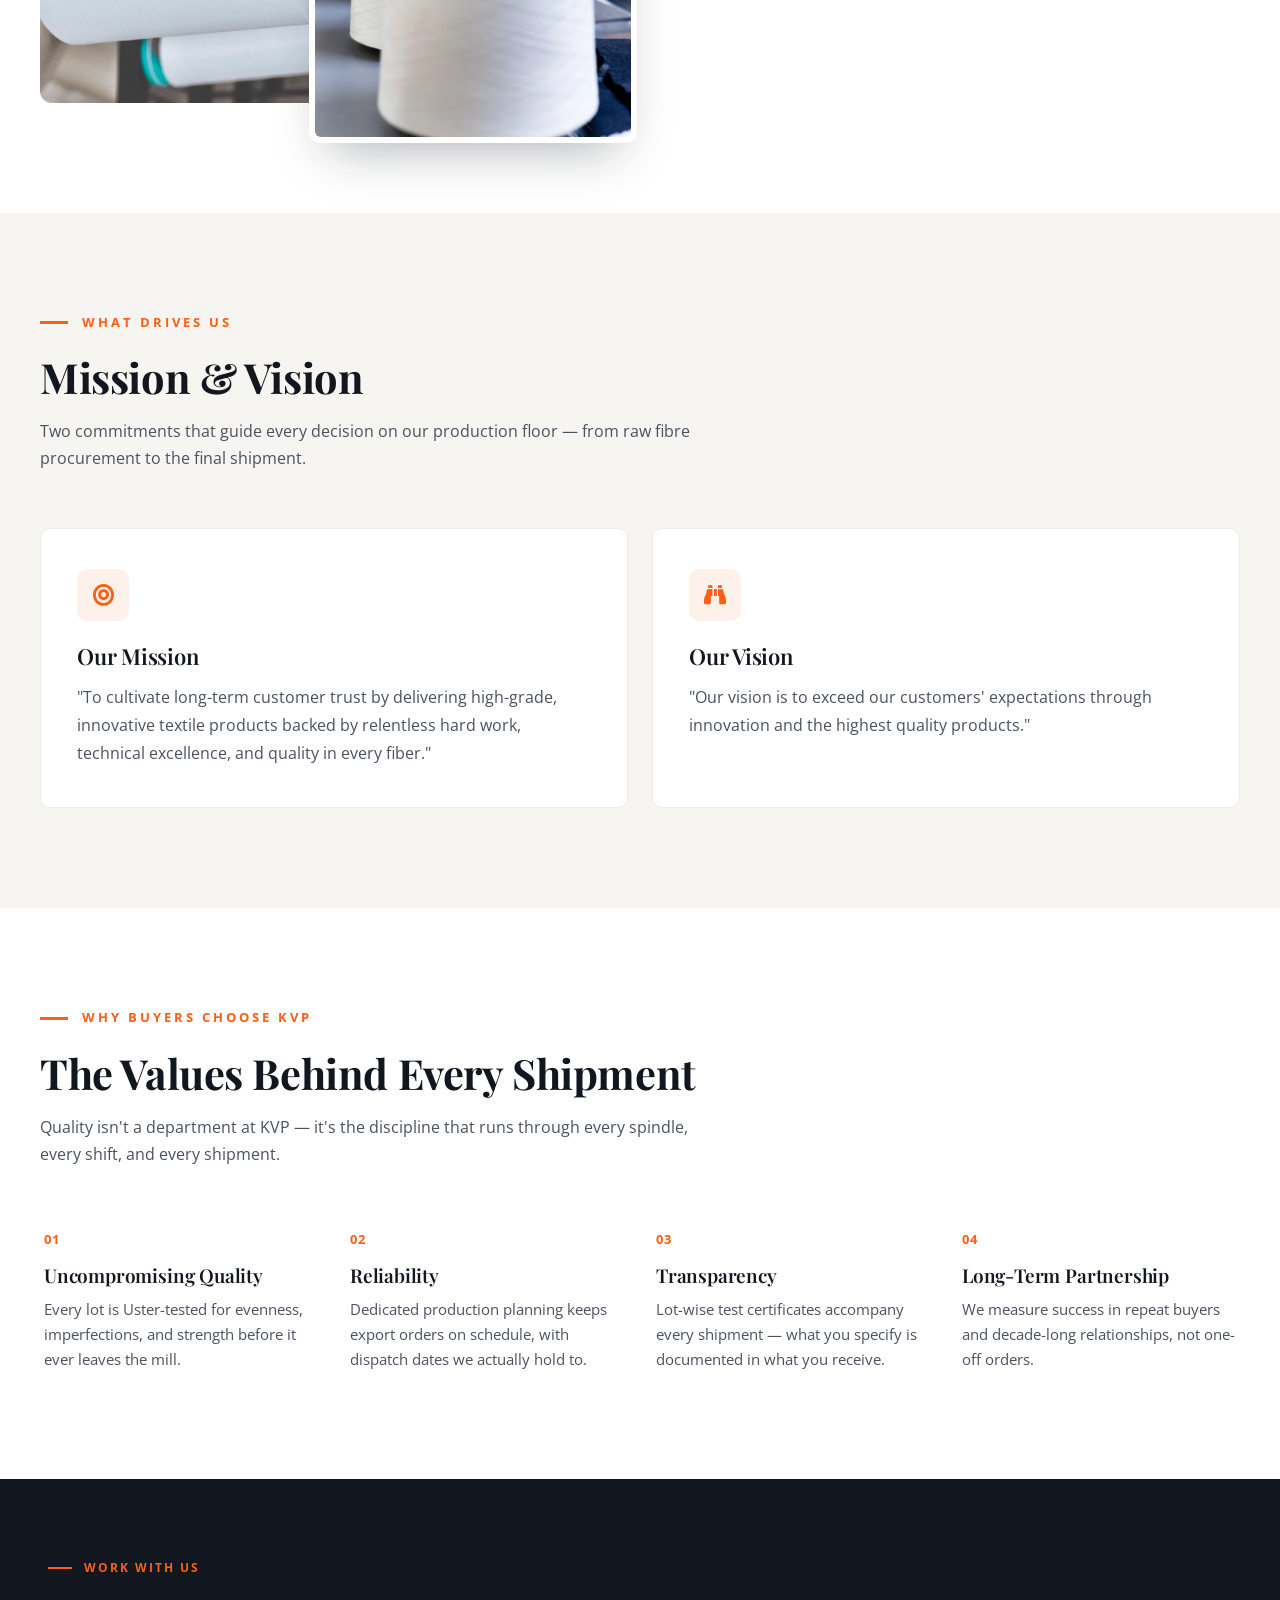
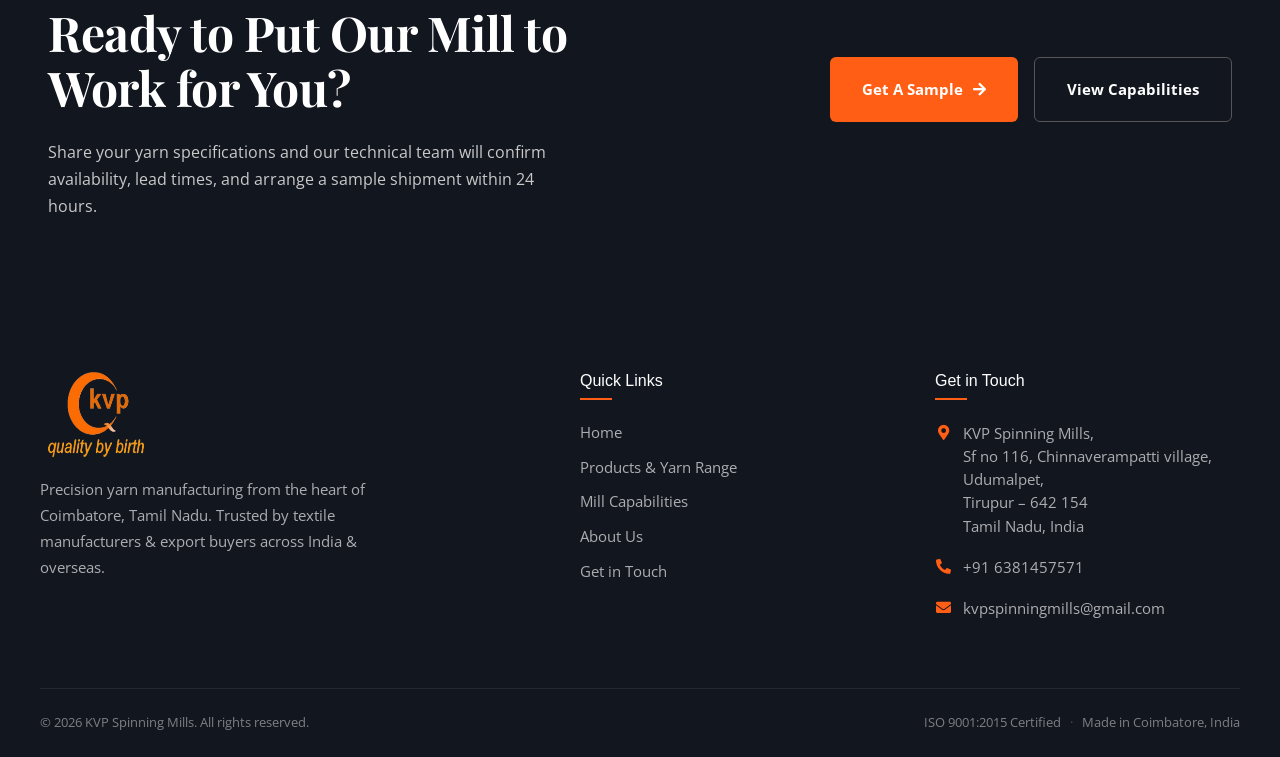
<file: about.html>
<!DOCTYPE html>
<html lang="en">

<head>
    <meta charset="utf-8">
    <title>About Us - KVP Spinning Mills</title>
    <meta content="width=device-width, initial-scale=1.0" name="viewport">
    <meta content="yarn manufacturer, spinning mill, Coimbatore, Tirupur, cotton yarn, silk yarn, ISO 9001" name="keywords">
    <meta content="KVP Spinning Mills has been manufacturing premium cotton, silk and specialty yarn from Coimbatore, Tamil Nadu since 2016. ISO 9001:2015 certified, serving 100+ customers across India &amp; overseas." name="description">

    <!-- Favicon -->
    <link href="img/kvp.png" rel="icon">

    <!-- Google Web Fonts -->
    <link rel="preconnect" href="https://fonts.googleapis.com">
    <link rel="preconnect" href="https://fonts.gstatic.com" crossorigin>
    <link
        href="https://fonts.googleapis.com/css2?family=Open+Sans:wght@400;500;600;700&family=Playfair+Display:wght@600;700;800;900&display=swap"
        rel="stylesheet">

    <!-- Icon Font Stylesheet -->
    <link href="https://cdnjs.cloudflare.com/ajax/libs/font-awesome/5.10.0/css/all.min.css" rel="stylesheet">
    <link href="https://cdn.jsdelivr.net/npm/bootstrap-icons@1.4.1/font/bootstrap-icons.css" rel="stylesheet">

    <!-- Libraries Stylesheet -->
    <link href="lib/animate/animate.min.css" rel="stylesheet">
    <link href="lib/owlcarousel/assets/owl.carousel.min.css" rel="stylesheet">

    <!-- Customized Bootstrap Stylesheet -->
    <link href="css/bootstrap.min.css" rel="stylesheet">

    <!-- Template Stylesheet -->
    <link href="css/style.css" rel="stylesheet">

    <style>
        /* =========================================================
           SAME TOKENS AS index.html / products.html / capabilities.html
           / contact.html — one brand, one design system.
           ========================================================= */
        :root {
            --orange: #FF5E14;
            --black: #12161f;
            --cream: #f7f5f1;
            --border: #ececec;
            --gray-text: #4a5160;
            --font-body: 'Open Sans', -apple-system, BlinkMacSystemFont, sans-serif;
            --font-display: 'Playfair Display', Georgia, 'Times New Roman', serif;
        }

        body { font-family: var(--font-body); }

        /* ---------- Hero ---------- */
        .pyh-section { background: var(--black); padding: 100px 20px 110px; }
        .pyh-inner { max-width: 1100px; margin: 0 auto; }
        .pyh-label { display: flex; align-items: center; gap: 14px; margin-bottom: 26px; }
        .pyh-label .pyh-line { width: 40px; height: 3px; background: var(--orange); display: inline-block; }
        .pyh-label span {
            color: var(--orange); font-weight: 700; letter-spacing: 3px;
            font-size: 14px; text-transform: uppercase;
        }
        .pyh-heading { font-size: 3.4rem; font-weight: 800; line-height: 1.15; margin-bottom: 26px; }
        .pyh-heading .line-white { color: #fff; display: block; }
        .pyh-heading .line-orange { color: var(--orange); display: block; }
        .pyh-text { color: rgba(255,255,255,0.65); font-size: 17px; line-height: 1.85; max-width: 720px; }

        @media (max-width: 767px) {
            .pyh-section { padding: 70px 20px 80px; }
            .pyh-heading { font-size: 2.1rem; }
            .pyh-text { font-size: 15px; }
        }

        /* ---------- Stats band ---------- */
        .stats {
            display: grid; grid-template-columns: repeat(5, 1fr);
            background: var(--cream); padding: 46px 40px;
        }
        .stats .stat { padding: 0 24px; border-left: 1px solid var(--border); }
        .stats .stat:first-child { border-left: none; padding-left: 0; }
        .stats .stat .big-num { font-size: 30px; color: var(--orange); font-weight: 700; margin-bottom: 8px; line-height: 1; }
        .stats .stat .label { font-size: 14.5px; font-weight: 700; margin-bottom: 4px; color: var(--black); }
        .stats .stat .desc { font-size: 12.5px; color: var(--gray-text); }

        @media (max-width: 991px) {
            .stats { grid-template-columns: repeat(3, 1fr); row-gap: 28px; }
        }
        @media (max-width: 575px) {
            .stats { grid-template-columns: repeat(2, 1fr); }
            .stats .stat:nth-child(odd) { border-left: none; padding-left: 0; }
        }

        /* ---------- Our Story ---------- */
        .story-wrap { background: #fff; padding: 110px 40px; }
        .story-inner {
            max-width: 1280px; margin: 0 auto;
            display: grid; grid-template-columns: 1fr 1fr; gap: 70px; align-items: center;
        }
        .story-media { position: relative; }
        .story-media img { width: 100%; border-radius: 12px; display: block; }
        .story-media .story-img-2 {
            width: 58%; position: absolute; right: -32px; bottom: -40px;
            border: 6px solid #fff; box-shadow: 0 24px 48px -20px rgba(18,22,31,0.35);
        }
        .story-content h2 { font-size: 2.6rem; font-weight: 700; color: var(--black); line-height: 1.2; margin-bottom: 22px; }
        .story-content p { color: var(--gray-text); font-size: 16px; line-height: 1.85; margin-bottom: 18px; }
        .story-content p:last-of-type { margin-bottom: 0; }
        .story-content strong { color: var(--black); }

        @media (max-width: 991px) {
            .story-wrap { padding: 80px 24px; }
            .story-inner { grid-template-columns: 1fr; gap: 60px; }
            .story-media { margin-bottom: 20px; }
            .story-media .story-img-2 { right: 0; bottom: -30px; }
        }
        @media (max-width: 575px) {
            .story-content h2 { font-size: 2rem; }
        }

        /* ---------- Mission / Vision ---------- */
        .mv-wrap { background: var(--cream); padding: 100px 40px; }
        .mv-inner { max-width: 1280px; margin: 0 auto; }
        .mv-head { max-width: 680px; margin-bottom: 56px; }
        .mv-head h2 { font-size: 2.6rem; font-weight: 700; color: var(--black); line-height: 1.2; margin-bottom: 16px; }
        .mv-head p { color: var(--gray-text); font-size: 16px; line-height: 1.7; }

        .mv-grid { display: grid; grid-template-columns: 1fr 1fr; gap: 24px; }
        .mv-card {
            background: #fff; border: 1px solid var(--border); border-radius: 10px;
            padding: 40px 36px;
        }
        .mv-icon {
            width: 52px; height: 52px; border-radius: 10px;
            background: #fdf1e9; color: var(--orange);
            display: flex; align-items: center; justify-content: center;
            font-size: 22px; margin-bottom: 22px;
        }
        .mv-card h3 { font-size: 22px; font-weight: 700; color: var(--black); margin-bottom: 14px; }
        .mv-card p { color: var(--gray-text); font-size: 15.5px; line-height: 1.8; }

        @media (max-width: 767px) {
            .mv-wrap { padding: 70px 20px; }
            .mv-grid { grid-template-columns: 1fr; }
        }

        /* ---------- Values ---------- */
        .val-wrap { background: #fff; padding: 100px 40px; }
        .val-inner { max-width: 1280px; margin: 0 auto; }
        .val-head { max-width: 680px; margin-bottom: 56px; }
        .val-head h2 { font-size: 2.6rem; font-weight: 700; color: var(--black); line-height: 1.2; margin-bottom: 16px; }
        .val-head p { color: var(--gray-text); font-size: 16px; line-height: 1.7; }

        .val-grid { display: grid; grid-template-columns: repeat(4, 1fr); gap: 24px; }
        .val-card { padding: 6px 4px; }
        .val-num { font-size: 13px; font-weight: 700; letter-spacing: 1px; color: var(--orange); margin-bottom: 14px; display: block; }
        .val-card h3 { font-size: 19px; font-weight: 700; color: var(--black); margin-bottom: 10px; }
        .val-card p { color: var(--gray-text); font-size: 14.5px; line-height: 1.75; }

        @media (max-width: 991px) { .val-grid { grid-template-columns: 1fr 1fr; row-gap: 40px; } }
        @media (max-width: 575px) {
            .val-wrap { padding: 70px 20px; }
            .val-grid { grid-template-columns: 1fr; row-gap: 34px; }
        }

        /* ---------- CTA ---------- */
        .cta-section {
            background: var(--black); color: #fff; padding: 80px 48px;
            display: flex; justify-content: space-between; align-items: center; gap: 40px;
        }
        .cta-left { max-width: 640px; }
        .eyebrow {
            display: flex; align-items: center; gap: 12px;
            color: var(--orange); font-size: 12px; font-weight: 700;
            letter-spacing: 2px; margin-bottom: 28px;
        }
        .eyebrow::before { content: ""; width: 24px; height: 2px; background: var(--orange); }
        .cta-left h2 { font-size: 48px; font-weight: 700; line-height: 1.15; margin-bottom: 24px; }
        .cta-left p { font-size: 16px; line-height: 1.7; color: #c9c9c9; max-width: 520px; }
        .cta-buttons { display: flex; gap: 16px; flex-shrink: 0; }
        .btn-primary {
            background: var(--orange); color: #fff; border: none;
            padding: 20px 32px; font-size: 15px; font-weight: 700;
            border-radius: 6px; cursor: pointer;
            display: flex; align-items: center; gap: 10px; white-space: nowrap;
            text-decoration: none;
        }
        .btn-secondary {
            background: transparent; color: #fff; border: 1px solid #555;
            padding: 20px 32px; font-size: 15px; font-weight: 700;
            border-radius: 6px; cursor: pointer; white-space: nowrap;
            text-decoration: none;
        }

        @media (max-width: 900px) {
            .cta-section { flex-direction: column; align-items: flex-start; }
            .cta-left h2 { font-size: 36px; }
            .cta-buttons { width: 100%; }
            .btn-primary, .btn-secondary { width: 100%; justify-content: center; }
        }
        @media (max-width: 575px) {
            .cta-buttons { flex-direction: column; }
        }

        /* ---------- Footer ---------- */
        .kvp-footer { background: var(--black); color: rgba(255,255,255,0.65); padding: 70px 20px 0; font-size: 14.5px; }
        .kvp-footer-inner {
            max-width: 1200px; margin: 0 auto;
            display: flex; flex-wrap: wrap; gap: 50px;
            padding-bottom: 50px; border-bottom: 1px solid rgba(255,255,255,0.08);
        }
        .kvp-footer-col { flex: 1 1 220px; }
        .kvp-footer-col.about { flex: 2 1 320px; }
        .kvp-footer-logo { display: flex; align-items: center; gap: 12px; margin-bottom: 18px; }
        .kvp-footer-logo img { height: 88px; }
        .kvp-footer-col p.desc { line-height: 1.8; max-width: 340px; margin-bottom: 0; }
        .kvp-footer-heading {
            color: #fff; font-size: 16px; font-weight: 700; margin-bottom: 22px;
            position: relative; padding-bottom: 10px;
        }
        .kvp-footer-heading::after {
            content: ""; position: absolute; left: 0; bottom: 0;
            width: 32px; height: 2px; background: var(--orange);
        }
        .kvp-footer-links { list-style: none; margin: 0; padding: 0; }
        .kvp-footer-links li { margin-bottom: 13px; }
        .kvp-footer-links a {
            color: rgba(255,255,255,0.65); text-decoration: none;
            transition: color 0.25s ease, padding-left 0.25s ease; display: inline-block;
        }
        .kvp-footer-links a:hover { color: var(--orange); padding-left: 4px; }
        .kvp-contact-item { display: flex; align-items: flex-start; gap: 12px; margin-bottom: 18px; }
        .kvp-contact-item i { color: var(--orange); font-size: 15px; margin-top: 3px; width: 16px; text-align: center; flex-shrink: 0; }
        .kvp-contact-item a, .kvp-contact-item span { color: rgba(255,255,255,0.65); text-decoration: none; line-height: 1.6; }
        .kvp-contact-item a:hover { color: var(--orange); }
        .kvp-footer-bottom {
            max-width: 1200px; margin: 0 auto; padding: 24px 0;
            display: flex; flex-wrap: wrap; gap: 10px; align-items: center; justify-content: space-between;
            font-size: 13px; color: rgba(255,255,255,0.45);
        }
        .kvp-footer-bottom span.divider { color: rgba(255,255,255,0.25); margin: 0 6px; }

        @media (max-width: 767px) {
            .kvp-footer-inner { flex-direction: column; gap: 40px; }
            .kvp-footer-bottom { justify-content: center; text-align: center; }
        }
    </style>
</head>

<body>
    <!-- Spinner Start -->
    <div id="spinner"
        class="show bg-white position-fixed translate-middle w-100 vh-100 top-50 start-50 d-flex align-items-center justify-content-center">
        <div class="spinner-border text-primary" role="status" style="width: 3rem; height: 3rem;"></div>
    </div>
    <!-- Spinner End -->

    <nav class="navbar navbar-expand-lg navbar-light sticky-top py-0 pe-5">
      <a href="index.html" class="navbar-brand ps-5 me-0">
            <img src="img/kvp.png" alt="KVP Spinning Mills Logo" width="100" onerror="this.style.display='none'">
           
            </a>
        <button type="button" class="navbar-toggler me-0" data-bs-toggle="collapse" data-bs-target="#navbarCollapse">
            <span class="navbar-toggler-icon"></span>
        </button>
        <div class="collapse navbar-collapse" id="navbarCollapse">
            <div class="navbar-nav ms-auto p-4 p-lg-0">
                <a href="index.html" class="nav-item nav-link">Home</a>
                <a href="products.html" class="nav-item nav-link">Products</a>
                <a href="capabilities.html" class="nav-item nav-link">Capabilities</a>
                <a href="about.html" class="nav-item nav-link active">About</a>
                
            </div>
            <a href="contact.html" class="btn nav-cta-btn d-none d-lg-block">Get in Touch</a>
        </div>
    </nav>
    <!-- Navbar End -->

    <!-- ============ HERO ============ -->
    <div class="pyh-section">
        <div class="pyh-inner">
            <div class="pyh-label">
                <span class="pyh-line"></span>
                <span>About KVP Spinning Mills</span>
            </div>
       <h1 class="pyh-heading">
    <span class="line-white">A Decade of Mastering</span>
    <span class="line-orange">Fiber-to-Yarn Engineering.</span>
</h1>
            <p class="pyh-text">
                Since 2016, KVP Spinning Mills has been turning raw fibre into dependable,
                export-grade yarn from the spinning capital of India — Coimbatore, Tamil Nadu.
            </p>
        </div>
    </div>

    <!-- ============ STATS ============ -->
    <div class="stats">
        <div class="stat">
            <div class="big-num"><span data-toggle="counter-up">2016</span></div>
            <div class="label">Established</div>
            <div class="desc">Built on trust &amp; hard work</div>
        </div>
        <div class="stat">
            <div class="big-num"><span data-toggle="counter-up">15,000</span>+</div>
            <div class="label">Spindles</div>
            <div class="desc">Grown fivefold from 3,000</div>
        </div>
        <div class="stat">
            <div class="big-num"><span data-toggle="counter-up">100</span>+</div>
            <div class="label">Happy Customers</div>
            <div class="desc">Across India &amp; overseas</div>
        </div>
        <div class="stat">
            <div class="big-num"><span data-toggle="counter-up">15</span>+</div>
            <div class="label">Yarn Varieties</div>
            <div class="desc">Cotton, silk &amp; specialty</div>
        </div>
        <div class="stat">
            <div class="big-num">ISO <span data-toggle="counter-up">9001</span></div>
            <div class="label">2015 Certified</div>
            <div class="desc">Bureau Veritas audited</div>
        </div>
    </div>
    <!-- ============ OUR STORY ============ -->
    <div class="story-wrap">
        <div class="story-inner">
            <div class="story-media">
                <img src="img/yarn.webp" alt="Yarn spun at KVP Spinning Mills">
                <img class="story-img-2" src="img/3.webp" alt="Finished yarn cones ready for dispatch">
            </div>
            <div class="story-content">
                <div class="pyh-label" style="margin-bottom:20px;"><span class="pyh-line" style="width:28px; background: var(--orange);"></span><span style="font-size:13px; color: var(--orange);">Our Story</span></div>
                <h2>Crafted on Trust, Driven by Quality.</h2>
                <p>
                    Since <strong>2016</strong>, our journey has been defined by relentless hard work
                    and an unyielding commitment to excellence. Starting with just 3,000 spindles, we
                    have grown fivefold to over <strong>15,000 spindles</strong> today — expanding our
                    expertise beyond premium cotton into specialized and fine silk yarns.
                </p>
                <p>
                    Quality is our core strength, and every thread we produce carries the true value
                    of our dedication and the trust of our partners.
                </p>
                  <p>
                    Today, our yarn reaches textile manufacturers and buyers
                    <strong>all over India &amp; overseas to 100+ Customers</strong>, but the discipline hasn't changed since the first
                    spindle turned: consistent count, precise TPI, and a shipment that arrives exactly
                    as specified — lot after lot.
                </p>
                <p>
                    We remain a Tamil Nadu-based, family-run mill with one focus — precision yarn,
                    produced at scale, without compromising on quality.
                </p>
            </div>
        </div>
    </div>

    <!-- ============ MISSION & VISION ============ -->
    <div class="mv-wrap">
        <div class="mv-inner">
            <div class="mv-head">
                <div class="pyh-label" style="margin-bottom:20px; justify-content:flex-start;"><span class="pyh-line" style="width:28px;"></span><span style="font-size:13px;">What Drives Us</span></div>
                <h2>Mission &amp; Vision</h2>
                <p>Two commitments that guide every decision on our production floor — from raw fibre procurement to the final shipment.</p>
            </div>
            <div class="mv-grid">
                <div class="mv-card">
                    <div class="mv-icon"><i class="fa fa-bullseye"></i></div>
                    <h3>Our Mission</h3>
                    <p>
                        "To cultivate long-term customer trust by delivering high-grade, innovative
                        textile products backed by relentless hard work, technical excellence, and
                        quality in every fiber."
                    </p>
                </div>
                <div class="mv-card">
                    <div class="mv-icon"><i class="fa fa-binoculars"></i></div>
                    <h3>Our Vision</h3>
                    <p>
                        "Our vision is to exceed our customers' expectations through innovation and
                        the highest quality products."
                    </p>
                </div>
            </div>
        </div>
    </div>

    <!-- ============ VALUES ============ -->
    <div class="val-wrap">
        <div class="val-inner">
            <div class="val-head">
                <div class="pyh-label" style="margin-bottom:20px; justify-content:flex-start;"><span class="pyh-line" style="width:28px;"></span><span style="font-size:13px;">Why Buyers Choose KVP</span></div>
                <h2>The Values Behind Every Shipment</h2>
                <p>Quality isn't a department at KVP — it's the discipline that runs through every spindle, every shift, and every shipment.</p>
            </div>
            <div class="val-grid">
                <div class="val-card">
                    <span class="val-num">01</span>
                    <h3>Uncompromising Quality</h3>
                    <p>Every lot is Uster-tested for evenness, imperfections, and strength before it ever leaves the mill.</p>
                </div>
                <div class="val-card">
                    <span class="val-num">02</span>
                    <h3>Reliability</h3>
                    <p>Dedicated production planning keeps export orders on schedule, with dispatch dates we actually hold to.</p>
                </div>
                <div class="val-card">
                    <span class="val-num">03</span>
                    <h3>Transparency</h3>
                    <p>Lot-wise test certificates accompany every shipment — what you specify is documented in what you receive.</p>
                </div>
                <div class="val-card">
                    <span class="val-num">04</span>
                    <h3>Long-Term Partnership</h3>
                    <p>We measure success in repeat buyers and decade-long relationships, not one-off orders.</p>
                </div>
            </div>
        </div>
    </div>

    <!-- ============ CTA ============ -->
    <section class="cta-section">
        <div class="cta-left">
            <div class="eyebrow">WORK WITH US</div>
            <h2 style="color: white;">Ready to Put Our Mill to Work for You?</h2>
            <p>Share your yarn specifications and our technical team will confirm availability, lead times, and arrange a sample shipment within 24 hours.</p>
        </div>
        <div class="cta-buttons">
            <a class="btn-primary" href="get-a-sample.html">Get A Sample <i class="fa fa-arrow-right"></i></a>
            <a class="btn-secondary" href="capabilities.html">View Capabilities</a>
        </div>
    </section>

    <!-- ============ FOOTER ============ -->
    <footer class="kvp-footer">
        <div class="kvp-footer-inner">

            <div class="kvp-footer-col about">
                <div class="kvp-footer-logo">
                    <img src="img/kvp.png" alt="KVP Spinning Mills" width="110" onerror="this.style.display='none'" />
                </div>
                <p class="desc">
                    Precision yarn manufacturing from the heart of Coimbatore, Tamil Nadu.
                    Trusted by textile manufacturers &amp; export buyers across India &amp; overseas.
                </p>
            </div>

            <div class="kvp-footer-col">
                <h5 class="kvp-footer-heading">Quick Links</h5>
                <ul class="kvp-footer-links">
                    <li><a href="index.html">Home</a></li>
                    <li><a href="products.html">Products &amp; Yarn Range</a></li>
                    <li><a href="capabilities.html">Mill Capabilities</a></li>
                    <li><a href="about.html">About Us</a></li>
                    
                    <li><a href="get-a-sample.html">Get in Touch</a></li>
                </ul>
            </div>

            <div class="kvp-footer-col">
                <h5 class="kvp-footer-heading">Get in Touch</h5>
                <div class="kvp-contact-item">
                    <i class="fa fa-map-marker-alt"></i>
                     <span>KVP Spinning Mills,<br>Sf no 116, Chinnaverampatti village, Udumalpet,<br>Tirupur &ndash; 642 154<br>Tamil Nadu, India</span>
                </div>
                <div class="kvp-contact-item">
                    <i class="fa fa-phone-alt"></i>
                    <a href="tel:+916381457571">+91 6381457571</a>
                </div>
                <div class="kvp-contact-item">
                    <i class="fa fa-envelope"></i>
                    <a href="mailto:kvpspinningmills@gmail.com">kvpspinningmills@gmail.com</a>
                </div>
            </div>

        </div>

        <div class="kvp-footer-bottom">
            <div>© 2026 KVP Spinning Mills. All rights reserved.</div>
            <div>ISO 9001:2015 Certified <span class="divider">·</span> Made in Coimbatore, India</div>
        </div>
    </footer>

    <!-- JavaScript Libraries -->
    <script src="https://code.jquery.com/jquery-3.4.1.min.js"></script>
    <script src="https://cdn.jsdelivr.net/npm/bootstrap@5.0.0/dist/js/bootstrap.bundle.min.js"></script>
    <script src="lib/wow/wow.min.js"></script>
    <script src="lib/easing/easing.min.js"></script>
    <script src="lib/waypoints/waypoints.min.js"></script>
    <script src="lib/owlcarousel/owl.carousel.min.js"></script>
    <script src="lib/counterup/counterup.min.js"></script>

    <!-- Template Javascript -->
    <script src="js/main.js"></script>
</body>

</html>
</file>
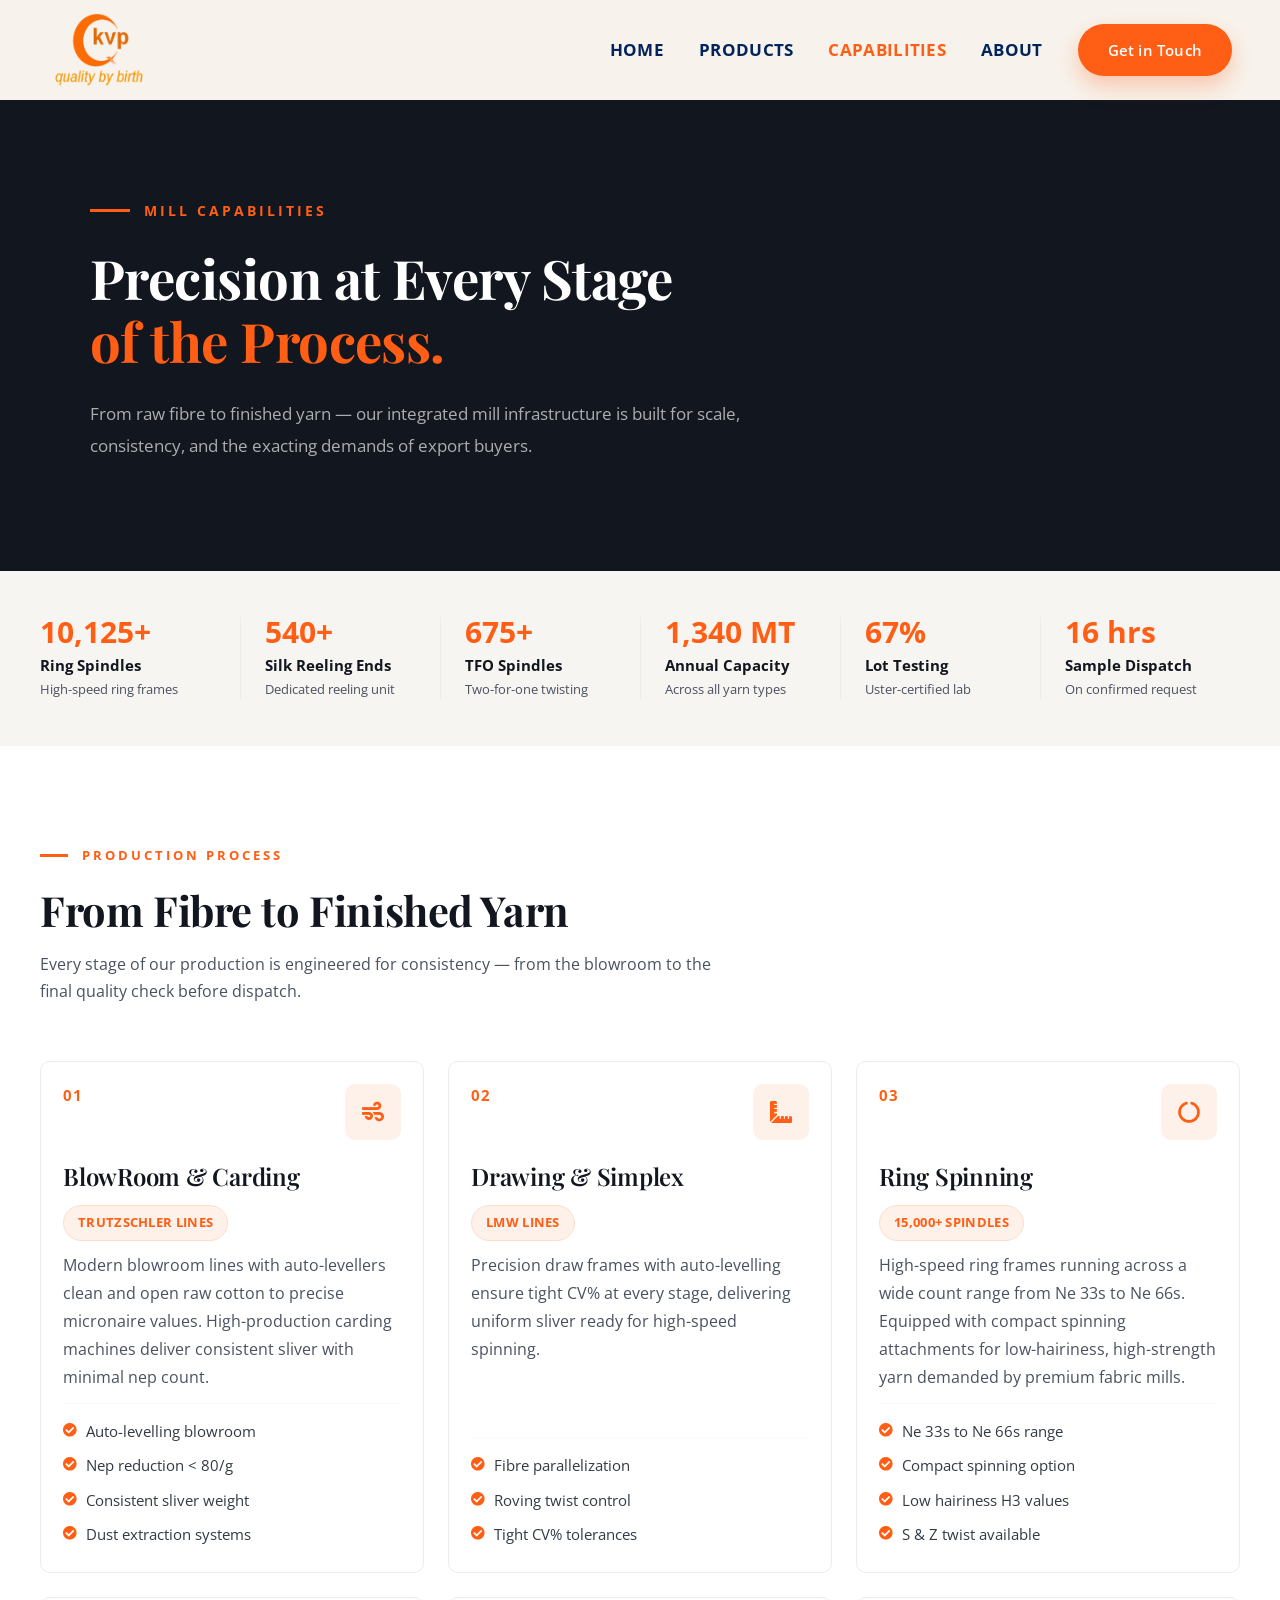
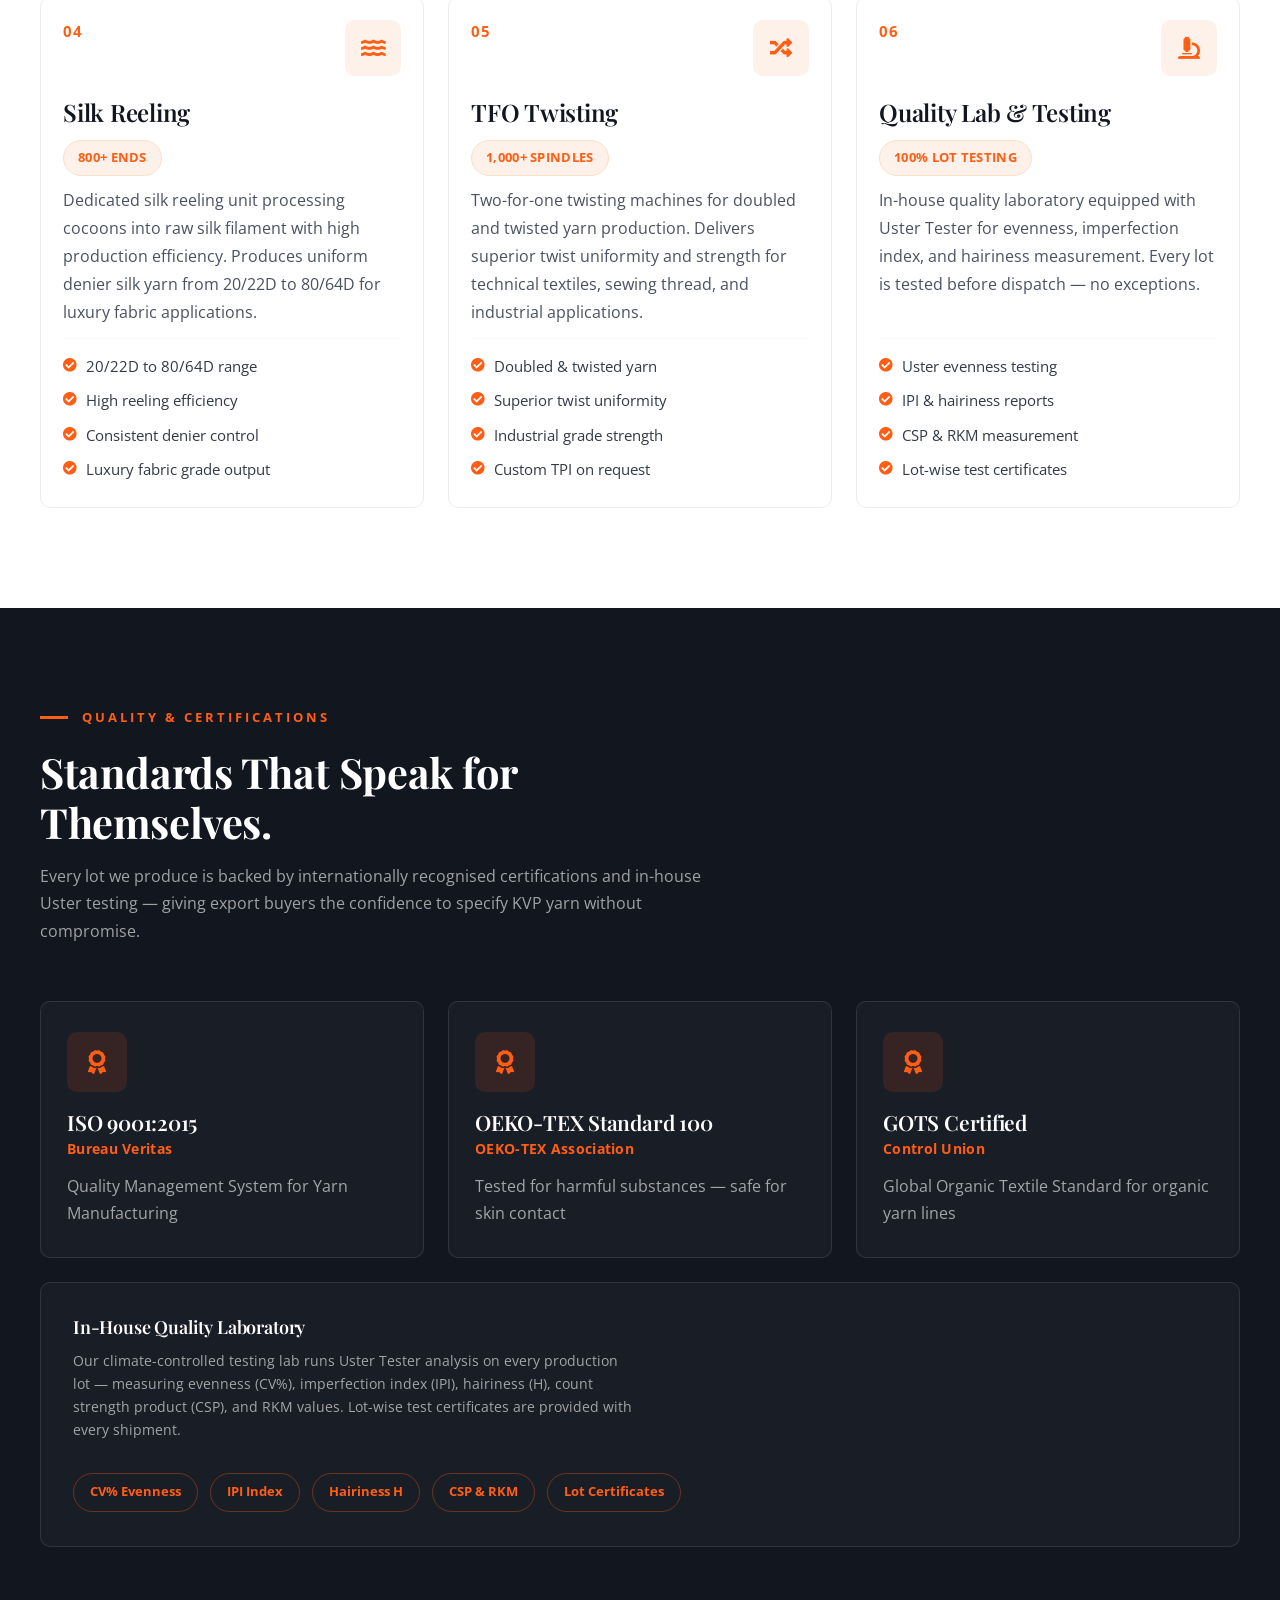
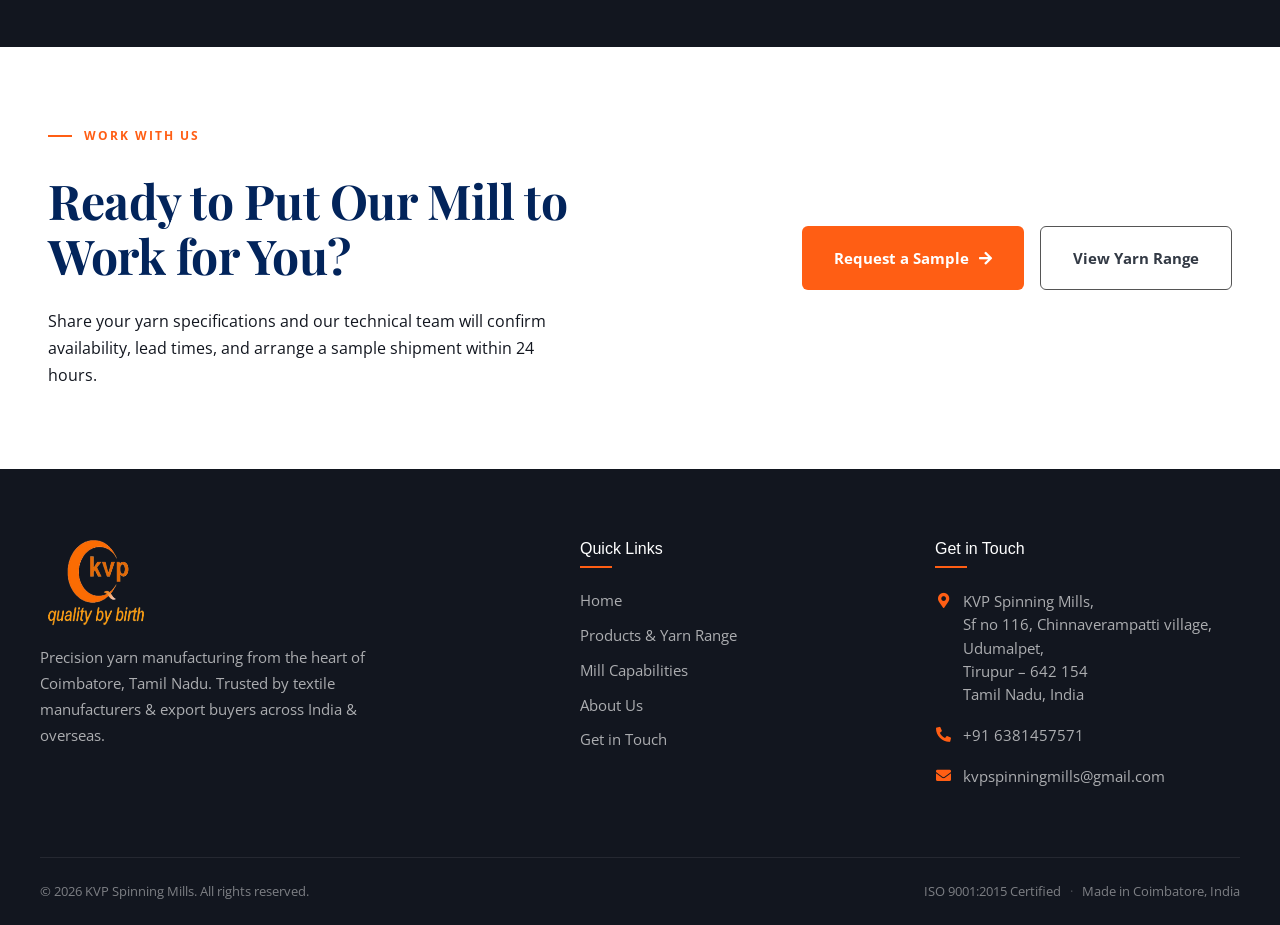
<file: capabilities.html>
<!DOCTYPE html>
<html lang="en">

<head>
    <meta charset="utf-8">
    <title>Mill Capabilities - KVP Spinning Mills</title>
    <meta content="width=device-width, initial-scale=1.0" name="viewport">
    <meta content="" name="keywords">
    <meta content="" name="description">

    <!-- Favicon -->
    <link href="img/kvp.png" rel="icon">

    <!-- Google Web Fonts -->
    <link rel="preconnect" href="https://fonts.googleapis.com">
    <link rel="preconnect" href="https://fonts.gstatic.com" crossorigin>
    <link
        href="https://fonts.googleapis.com/css2?family=Open+Sans:wght@400;500;600;700&family=Playfair+Display:wght@600;700;800;900&display=swap"
        rel="stylesheet">

    <!-- Icon Font Stylesheet -->
    <link href="https://cdnjs.cloudflare.com/ajax/libs/font-awesome/5.10.0/css/all.min.css" rel="stylesheet">
    <link href="https://cdn.jsdelivr.net/npm/bootstrap-icons@1.4.1/font/bootstrap-icons.css" rel="stylesheet">

    <!-- Libraries Stylesheet -->
    <link href="lib/animate/animate.min.css" rel="stylesheet">
    <link href="lib/owlcarousel/assets/owl.carousel.min.css" rel="stylesheet">

    <!-- Customized Bootstrap Stylesheet -->
    <link href="css/bootstrap.min.css" rel="stylesheet">

    <!-- Template Stylesheet -->
    <link href="css/style.css" rel="stylesheet">

    <style>
        /* =========================================================
           SAME TOKENS AS index.html / products.html — one brand,
           not three different templates stitched together.
           ========================================================= */
        :root {
            --orange: #FF5E14;
            --black: #12161f;
            --cream: #f7f5f1;
            --border: #ececec;
            --gray-text: #4a5160;
            --font-body: 'Open Sans', -apple-system, BlinkMacSystemFont, sans-serif;
            --font-display: 'Playfair Display', Georgia, 'Times New Roman', serif;
        }


        /* ---------- Hero (identical pattern to products page) ---------- */
        .pyh-section {
            background: var(--black);
            padding: 100px 20px 110px;
        }
        .pyh-inner { max-width: 1100px; margin: 0 auto; }
        .pyh-label { display: flex; align-items: center; gap: 14px; margin-bottom: 26px; }
        .pyh-label .pyh-line { width: 40px; height: 3px; background: var(--orange); display: inline-block; }
        .pyh-label span {
            color: var(--orange);
            font-weight: 700;
            letter-spacing: 3px;
            font-size: 14px;
            text-transform: uppercase;
        }
        .pyh-heading {
            font-size: 3.4rem;
            font-weight: 800;
            line-height: 1.15;
            margin-bottom: 26px;
        }
        .pyh-heading .line-white { color: #fff; display: block; }
        .pyh-heading .line-orange { color: var(--orange); display: block; }
        .pyh-text { color: rgba(255,255,255,0.65); font-size: 17px; line-height: 1.85; max-width: 720px; }

        @media (max-width: 767px) {
            .pyh-section { padding: 70px 20px 80px; }
            .pyh-heading { font-size: 2.1rem; }
            .pyh-text { font-size: 15px; }
        }

        /* ---------- Stats band under hero ---------- */
        .stats {
            display: grid;
            grid-template-columns: repeat(6, 1fr);
            background: var(--cream);
            padding: 46px 40px;
        }
        .stats .stat { padding: 0 24px; border-left: 1px solid var(--border); }
        .stats .stat:first-child { border-left: none; padding-left: 0; }
        .stats .stat .big-num {
            font-size: 30px;
            color: var(--orange);
            font-weight: 700;
            margin-bottom: 8px;
            line-height: 1;
        }
        .stats .stat .label { font-size: 14.5px; font-weight: 700; margin-bottom: 4px; color: var(--black); }
        .stats .stat .desc { font-size: 12.5px; color: var(--gray-text); }

        @media (max-width: 991px) {
            .stats { grid-template-columns: repeat(3, 1fr); row-gap: 28px; }
            .stats .stat:nth-child(4) { border-left: none; }
        }
        @media (max-width: 575px) {
            .stats { grid-template-columns: repeat(2, 1fr); }
            .stats .stat:nth-child(odd) { border-left: none; padding-left: 0; }
        }

        /* ---------- Process section ---------- */
        .proc-wrap { background: #fff; padding: 100px 40px; }
        .proc-inner { max-width: 1280px; margin: 0 auto; }
        .proc-head { max-width: 680px; margin: 0 0 56px; }
        .proc-head .pyh-label { justify-content: flex-start; }
        .proc-head h2 {
            font-size: 2.6rem;
            font-weight: 700;
            color: var(--black);
            line-height: 1.2;
            margin-bottom: 16px;
        }
        .proc-head p { color: var(--gray-text); font-size: 16px; line-height: 1.7; }

        .card-grid {
            display: grid;
            grid-template-columns: repeat(3, 1fr);
            gap: 24px;
        }
        .card-grid + .card-grid { margin-top: 24px; }

        .proc-card {
            background: #fff;
            border: 1px solid var(--border);
            border-radius: 10px;
            padding: 22px 22px 20px;
            display: flex;
            flex-direction: column;
            transition: box-shadow 0.3s ease, transform 0.3s ease;
        }
        .proc-card:hover { box-shadow: 0 20px 40px -18px rgba(18,22,31,0.18); transform: translateY(-4px); }

        .proc-card-top { display: flex; align-items: flex-start; justify-content: space-between; }
        .proc-num {  font-size: 13px; font-weight: 700; letter-spacing: 1px; color: var(--orange); }
        .proc-icon {
            width: 42px; height: 42px; border-radius: 8px;
            background: #fdf1e9; color: var(--orange);
            display: flex; align-items: center; justify-content: center;
            flex-shrink: 0;
        }
        .proc-card h3 {
            font-size: 18px; font-weight: 700; color: var(--black);
            margin: 14px 0 8px;
        }
        .proc-pill {
            display: inline-block; width: fit-content;
            font-size: 12px; font-weight: 700; letter-spacing: 0.3px;
            color: var(--orange); background: #fdf1e9;
            border: 1px solid #fbe0c8; padding: 5px 11px; border-radius: 20px;
            margin-bottom: 10px;
        }
        .proc-desc { color: var(--gray-text); font-size: 14px; line-height: 1.55; flex-grow: 1; margin-bottom: 12px; }
        .proc-divider { border: none; border-top: 1px solid var(--border); margin: 0 0 10px; }
        .proc-check-list { list-style: none; margin: 0; padding: 0; }
        .proc-check-list li {
            display: flex; align-items: flex-start; gap: 9px;
            font-size: 13.5px; color: #333a45; padding: 3px 0;
        }
        .proc-check-list i { color: var(--orange); font-size: 13px; margin-top: 3px; flex-shrink: 0; }

        @media (max-width: 991px) { .card-grid { grid-template-columns: 1fr 1fr; } }
        @media (max-width: 640px) {
            .proc-wrap { padding: 70px 20px; }
            .card-grid { grid-template-columns: 1fr; }
        }

        /* ---------- Certifications (dark) ---------- */
        .cert-wrap { background: var(--black); padding: 100px 40px; }
        .cert-inner { max-width: 1280px; margin: 0 auto; }
        .cert-head { max-width: 680px; margin-bottom: 56px; }
        .cert-head h2 {
            font-size: 2.6rem; font-weight: 700; color: #fff;
            line-height: 1.2; margin-bottom: 16px;
        }
        .cert-head p { color: rgba(255,255,255,0.6); font-size: 16px; line-height: 1.7; }

        .cert-grid { display: grid; grid-template-columns: repeat(3, 1fr); gap: 24px; margin-bottom: 24px; }
        .cert-card {
            background: rgba(255,255,255,0.03);
            border: 1px solid rgba(255,255,255,0.1);
            border-radius: 10px;
            padding: 30px 26px;
        }
        .cert-icon {
            width: 46px; height: 46px; border-radius: 8px;
            background: rgba(255,94,20,0.12); color: var(--orange);
            display: flex; align-items: center; justify-content: center;
            margin-bottom: 18px; font-size: 19px;
        }
        .cert-card h3 {  font-size: 18px; font-weight: 700; color: #fff; margin-bottom: 4px; }
        .cert-sub { font-size: 12.5px; font-weight: 700; color: var(--orange); letter-spacing: 0.3px; }
        .cert-card p { margin-top: 14px; font-size: 14px; line-height: 1.65; color: rgba(255,255,255,0.6); }

        .lab-banner {
            background: rgba(255,255,255,0.03);
            border: 1px solid rgba(255,255,255,0.1);
            border-radius: 10px;
            padding: 34px 32px;
            display: flex; align-items: center; justify-content: space-between;
            gap: 32px; flex-wrap: wrap;
        }
        .lab-banner-text h3 {  font-size: 18px; font-weight: 700; color: #fff; }
        .lab-banner-text p { margin-top: 10px; font-size: 14px; line-height: 1.65; color: rgba(255,255,255,0.6); max-width: 560px; }
        .lab-tags { display: flex; flex-wrap: wrap; gap: 12px; }
        .lab-tag {
            font-size: 12.5px; font-weight: 700; color: var(--orange);
            border: 1px solid rgba(255,94,20,0.35); padding: 9px 16px;
            border-radius: 20px; white-space: nowrap;
        }

        @media (max-width: 991px) { .cert-grid { grid-template-columns: 1fr 1fr; } }
        @media (max-width: 640px) {
            .cert-wrap { padding: 70px 20px; }
            .cert-grid { grid-template-columns: 1fr; }
            .lab-banner { flex-direction: column; align-items: flex-start; }
        }

        /* ---------- CTA (identical component from products page) ---------- */
        .cta-section {
            background:white;
            color: #fff;
            padding: 80px 48px;
            display: flex;
            justify-content: space-between;
            align-items: center;
            gap: 40px;
        }
        .cta-left { max-width: 640px; }
        .eyebrow {
            display: flex; align-items: center; gap: 12px;
            color: var(--orange); font-size: 12px; font-weight: 700;
            letter-spacing: 2px; margin-bottom: 28px;
        }
        .eyebrow::before { content: ""; width: 24px; height: 2px; background: var(--orange); }
        .cta-left h2 {
            
            font-size: 48px; font-weight: 700; line-height: 1.15; margin-bottom: 24px;
        }
        .cta-left p { font-size: 16px; line-height: 1.7; color: #c9c9c9; max-width: 520px; }
        .cta-buttons { display: flex; gap: 16px; flex-shrink: 0; }
        .btn-primary {
            background: var(--orange); color: #fff; border: none;
            padding: 20px 32px; font-size: 15px; font-weight: 700;
            border-radius: 6px; cursor: pointer;
            display: flex; align-items: center; gap: 10px; white-space: nowrap;
            text-decoration: none;
        }
        .btn-secondary {
            background: transparent; color: #fff; border: 1px solid #555;
            padding: 20px 32px; font-size: 15px; font-weight: 700;
            border-radius: 6px; cursor: pointer; white-space: nowrap;
            text-decoration: none;
        }

        @media (max-width: 900px) {
            .cta-section { flex-direction: column; align-items: flex-start; }
            .cta-left h2 { font-size: 36px; }
            .cta-buttons { width: 100%; }
            .btn-primary, .btn-secondary { width: 100%; justify-content: center; }
        }
        @media (max-width: 575px) {
            .cta-buttons { flex-direction: column; }
        }

        /* ---------- Footer (identical component) ---------- */
        .kvp-footer { background: var(--black); color: rgba(255,255,255,0.65); padding: 70px 20px 0; font-size: 14.5px; }
        .kvp-footer-inner {
            max-width: 1200px; margin: 0 auto;
            display: flex; flex-wrap: wrap; gap: 50px;
            padding-bottom: 50px; border-bottom: 1px solid rgba(255,255,255,0.08);
        }
        .kvp-footer-col { flex: 1 1 220px; }
        .kvp-footer-col.about { flex: 2 1 320px; }
        .kvp-footer-logo { display: flex; align-items: center; gap: 12px; margin-bottom: 18px; }
        .kvp-footer-logo img { height: 88px; }
        .kvp-footer-col p.desc { line-height: 1.8; max-width: 340px; margin-bottom: 0; }
        .kvp-footer-heading {
            color: #fff; font-size: 16px; font-weight: 700; margin-bottom: 22px;
            position: relative; padding-bottom: 10px;
        }
        .kvp-footer-heading::after {
            content: ""; position: absolute; left: 0; bottom: 0;
            width: 32px; height: 2px; background: var(--orange);
        }
        .kvp-footer-links { list-style: none; margin: 0; padding: 0; }
        .kvp-footer-links li { margin-bottom: 13px; }
        .kvp-footer-links a {
            color: rgba(255,255,255,0.65); text-decoration: none;
            transition: color 0.25s ease, padding-left 0.25s ease; display: inline-block;
        }
        .kvp-footer-links a:hover { color: var(--orange); padding-left: 4px; }
        .kvp-contact-item { display: flex; align-items: flex-start; gap: 12px; margin-bottom: 18px; }
        .kvp-contact-item i { color: var(--orange); font-size: 15px; margin-top: 3px; width: 16px; text-align: center; flex-shrink: 0; }
        .kvp-contact-item a, .kvp-contact-item span { color: rgba(255,255,255,0.65); text-decoration: none; line-height: 1.6; }
        .kvp-contact-item a:hover { color: var(--orange); }
        .kvp-footer-bottom {
            max-width: 1200px; margin: 0 auto; padding: 24px 0;
            display: flex; flex-wrap: wrap; gap: 10px; align-items: center; justify-content: space-between;
            font-size: 13px; color: rgba(255,255,255,0.45);
        }
        .kvp-footer-bottom span.divider { color: rgba(255,255,255,0.25); margin: 0 6px; }

        @media (max-width: 767px) {
            .kvp-footer-inner { flex-direction: column; gap: 40px; }
            .kvp-footer-bottom { justify-content: center; text-align: center; }

        }
        /* ---------- Process cards: bigger icon + bigger type ---------- */
.proc-icon {
    width: 56px; height: 56px; border-radius: 10px;   /* was 42x42 */
    font-size: 22px;                                    /* icon glyph size */
}
.proc-num { font-size: 15px; }                          /* was 13px */
.proc-card h3 { font-size: 24px; margin: 22px 0 14px; } /* was 20px */
.proc-pill { font-size: 13px; padding: 7px 14px; }      /* was 12px */
.proc-desc { font-size: 16px; line-height: 1.75; }      /* was 14.5px */
.proc-check-list li { font-size: 15px; padding: 6px 0; }/* was 13.5px */
.proc-check-list i { font-size: 14px; }                 /* was 13px */

/* ---------- Certification cards: bigger icon + bigger type ---------- */
.cert-icon {
    width: 60px; height: 60px; border-radius: 10px;    /* was 46x46 */
    font-size: 24px;                                    /* was default ~19px */
}
.cert-card h3 { font-size: 21px; }                      /* was 18px */
.cert-sub { font-size: 13.5px; }                        /* was 12.5px */
.cert-card p { font-size: 15.5px; line-height: 1.75; }  /* was 14px */
    </style>
</head>

<body>
    <!-- Spinner Start -->
    <div id="spinner"
        class="show bg-white position-fixed translate-middle w-100 vh-100 top-50 start-50 d-flex align-items-center justify-content-center">
        <div class="spinner-border text-primary" role="status" style="width: 3rem; height: 3rem;"></div>
    </div>
    <!-- Spinner End -->

    <nav class="navbar navbar-expand-lg navbar-light sticky-top py-0 pe-5">
      <a href="index.html" class="navbar-brand ps-5 me-0">
            <img src="img/kvp.png" alt="KVP Spinning Mills Logo" width="100" onerror="this.style.display='none'">
           
            </a>
        <button type="button" class="navbar-toggler me-0" data-bs-toggle="collapse" data-bs-target="#navbarCollapse">
            <span class="navbar-toggler-icon"></span>
        </button>
        <div class="collapse navbar-collapse" id="navbarCollapse">
            <div class="navbar-nav ms-auto p-4 p-lg-0">
                <a href="index.html" class="nav-item nav-link">Home</a>
                <a href="products.html" class="nav-item nav-link">Products</a>
                <a href="capabilities.html" class="nav-item nav-link active">Capabilities</a>
                <a href="about.html" class="nav-item nav-link">About</a>
                
            </div>
            <a href="contact.html" class="btn nav-cta-btn d-none d-lg-block">Get in Touch</a>
        </div>
    </nav>
    <!-- Navbar End -->

    <!-- ============ HERO ============ -->
    <div class="pyh-section">
        <div class="pyh-inner">
            <div class="pyh-label">
                <span class="pyh-line"></span>
                <span>Mill Capabilities</span>
            </div>
            <h1 class="pyh-heading">
                <span class="line-white">Precision at Every Stage</span>
                <span class="line-orange">of the Process.</span>
            </h1>
            <p class="pyh-text">
                From raw fibre to finished yarn — our integrated mill infrastructure is built
                for scale, consistency, and the exacting demands of export buyers.
            </p>
        </div>
    </div>

    <!-- ============ STATS ============ -->
    <div class="stats">
        <div class="stat">
            <div class="big-num"><span data-toggle="counter-up">15,000</span>+</div>
            <div class="label">Ring Spindles</div>
            <div class="desc">High-speed ring frames</div>
        </div>
        <div class="stat">
            <div class="big-num"><span data-toggle="counter-up">800</span>+</div>
            <div class="label">Silk Reeling Ends</div>
            <div class="desc">Dedicated reeling unit</div>
        </div>
        <div class="stat">
            <div class="big-num"><span data-toggle="counter-up">1,000</span>+</div>
            <div class="label">TFO Spindles</div>
            <div class="desc">Two-for-one twisting</div>
        </div>
        <div class="stat">
            <div class="big-num"><span data-toggle="counter-up">2,000</span> MT</div>
            <div class="label">Annual Capacity</div>
            <div class="desc">Across all yarn types</div>
        </div>
        <div class="stat">
            <div class="big-num"><span data-toggle="counter-up">100</span>%</div>
            <div class="label">Lot Testing</div>
            <div class="desc">Uster-certified lab</div>
        </div>
        <div class="stat">
            <div class="big-num"><span data-toggle="counter-up">24</span> hrs</div>
            <div class="label">Sample Dispatch</div>
            <div class="desc">On confirmed request</div>
        </div>
    </div>

    <!-- ============ PRODUCTION PROCESS ============ -->
    <div class="proc-wrap">
        <div class="proc-inner">
            <div class="proc-head">
                <div class="pyh-label" style="margin-bottom:20px;"><span class="pyh-line" style="width:28px;"></span><span style="font-size:13px;">Production Process</span></div>
                <h2>From Fibre to Finished Yarn</h2>
                <p>Every stage of our production is engineered for consistency — from the blowroom to the final quality check before dispatch.</p>
            </div>

         <div class="card-grid">
    <!-- 01 -->
    <div class="proc-card">
        <div class="proc-card-top">
            <span class="proc-num">01</span>
            <span class="proc-icon"><i class="fa fa-wind"></i></span>
        </div>
        <h3>BlowRoom &amp; Carding</h3>
        <span class="proc-pill">TRUTZSCHLER LINES</span>
        <p class="proc-desc">Modern blowroom lines with auto-levellers clean and open raw cotton to precise micronaire values. High-production carding machines deliver consistent sliver with minimal nep count.</p>
        <hr class="proc-divider">
        <ul class="proc-check-list">
            <li><i class="fa fa-check-circle"></i>Auto-levelling blowroom</li>
            <li><i class="fa fa-check-circle"></i>Nep reduction &lt; 80/g</li>
            <li><i class="fa fa-check-circle"></i>Consistent sliver weight</li>
            <li><i class="fa fa-check-circle"></i>Dust extraction systems</li>
        </ul>
    </div>

    <!-- 02 -->
    <div class="proc-card">
        <div class="proc-card-top">
            <span class="proc-num">02</span>
            <span class="proc-icon"><i class="fa fa-ruler-combined"></i></span>
        </div>
        <h3>Drawing &amp; Simplex</h3>
        <span class="proc-pill">LMW LINES</span>
        <p class="proc-desc">Precision draw frames with auto-levelling ensure tight CV% at every stage, delivering uniform sliver ready for high-speed spinning.</p>
        <hr class="proc-divider">
        <ul class="proc-check-list">
            <li><i class="fa fa-check-circle"></i>Fibre parallelization</li>
            <li><i class="fa fa-check-circle"></i>Roving twist control</li>
            <li><i class="fa fa-check-circle"></i>Tight CV% tolerances</li>
        </ul>
    </div>

    <!-- 03 -->
    <div class="proc-card">
        <div class="proc-card-top">
            <span class="proc-num">03</span>
            <span class="proc-icon"><i class="fa fa-circle-notch"></i></span>
        </div>
        <h3>Ring Spinning</h3>
        <span class="proc-pill">15,000+ SPINDLES</span>
        <p class="proc-desc">High-speed ring frames running across a wide count range from Ne 33s to Ne 66s. Equipped with compact spinning attachments for low-hairiness, high-strength yarn demanded by premium fabric mills.</p>
        <hr class="proc-divider">
        <ul class="proc-check-list">
            <li><i class="fa fa-check-circle"></i>Ne 33s to Ne 66s range</li>
            <li><i class="fa fa-check-circle"></i>Compact spinning option</li>
            <li><i class="fa fa-check-circle"></i>Low hairiness H3 values</li>
            <li><i class="fa fa-check-circle"></i>S &amp; Z twist available</li>
        </ul>
    </div>
</div>

<div class="card-grid">
    <!-- 04 -->
    <div class="proc-card">
        <div class="proc-card-top">
            <span class="proc-num">04</span>
            <span class="proc-icon"><i class="fa fa-water"></i></span>
        </div>
        <h3>Silk Reeling</h3>
        <span class="proc-pill">800+ ENDS</span>
        <p class="proc-desc">Dedicated silk reeling unit processing cocoons into raw silk filament with high production efficiency. Produces uniform denier silk yarn from 20/22D to 80/64D for luxury fabric applications.</p>
        <hr class="proc-divider">
        <ul class="proc-check-list">
            <li><i class="fa fa-check-circle"></i>20/22D to 80/64D range</li>
            <li><i class="fa fa-check-circle"></i>High reeling efficiency</li>
            <li><i class="fa fa-check-circle"></i>Consistent denier control</li>
            <li><i class="fa fa-check-circle"></i>Luxury fabric grade output</li>
        </ul>
    </div>

    <!-- 05 -->
    <div class="proc-card">
        <div class="proc-card-top">
            <span class="proc-num">05</span>
            <span class="proc-icon"><i class="fa fa-random"></i></span>
        </div>
        <h3>TFO Twisting</h3>
        <span class="proc-pill">1,000+ SPINDLES</span>
        <p class="proc-desc">Two-for-one twisting machines for doubled and twisted yarn production. Delivers superior twist uniformity and strength for technical textiles, sewing thread, and industrial applications.</p>
        <hr class="proc-divider">
        <ul class="proc-check-list">
            <li><i class="fa fa-check-circle"></i>Doubled &amp; twisted yarn</li>
            <li><i class="fa fa-check-circle"></i>Superior twist uniformity</li>
            <li><i class="fa fa-check-circle"></i>Industrial grade strength</li>
            <li><i class="fa fa-check-circle"></i>Custom TPI on request</li>
        </ul>
    </div>

    <!-- 06 -->
    <div class="proc-card">
        <div class="proc-card-top">
            <span class="proc-num">06</span>
            <span class="proc-icon"><i class="fa fa-microscope"></i></span>
        </div>
        <h3>Quality Lab &amp; Testing</h3>
        <span class="proc-pill">100% LOT TESTING</span>
        <p class="proc-desc">In-house quality laboratory equipped with Uster Tester for evenness, imperfection index, and hairiness measurement. Every lot is tested before dispatch — no exceptions.</p>
        <hr class="proc-divider">
        <ul class="proc-check-list">
            <li><i class="fa fa-check-circle"></i>Uster evenness testing</li>
            <li><i class="fa fa-check-circle"></i>IPI &amp; hairiness reports</li>
            <li><i class="fa fa-check-circle"></i>CSP &amp; RKM measurement</li>
            <li><i class="fa fa-check-circle"></i>Lot-wise test certificates</li>
        </ul>
    </div>
</div>
        </div>
    </div>

    <!-- ============ QUALITY & CERTIFICATIONS ============ -->
    <div class="cert-wrap">
        <div class="cert-inner">
            <div class="cert-head">
                <div class="pyh-label" style="margin-bottom:20px;"><span class="pyh-line" style="width:28px;"></span><span style="font-size:13px;">Quality &amp; Certifications</span></div>
                <h2>Standards That Speak for Themselves.</h2>
                <p>Every lot we produce is backed by internationally recognised certifications and in-house Uster testing — giving export buyers the confidence to specify KVP yarn without compromise.</p>
            </div>

            <div class="cert-grid">
                <div class="cert-card">
                    <div class="cert-icon"><i class="fa fa-award"></i></div>
                    <h3>ISO 9001:2015</h3>
                    <div class="cert-sub">Bureau Veritas</div>
                    <p>Quality Management System for Yarn Manufacturing</p>
                </div>
                <div class="cert-card">
                    <div class="cert-icon"><i class="fa fa-award"></i></div>
                    <h3>OEKO-TEX Standard 100</h3>
                    <div class="cert-sub">OEKO-TEX Association</div>
                    <p>Tested for harmful substances — safe for skin contact</p>
                </div>
                <div class="cert-card">
                    <div class="cert-icon"><i class="fa fa-award"></i></div>
                    <h3>GOTS Certified</h3>
                    <div class="cert-sub">Control Union</div>
                    <p>Global Organic Textile Standard for organic yarn lines</p>
                </div>
            </div>

            <div class="lab-banner">
                <div class="lab-banner-text">
                    <h3>In-House Quality Laboratory</h3>
                    <p>Our climate-controlled testing lab runs Uster Tester analysis on every production lot — measuring evenness (CV%), imperfection index (IPI), hairiness (H), count strength product (CSP), and RKM values. Lot-wise test certificates are provided with every shipment.</p>
                </div>
                <div class="lab-tags">
                    <span class="lab-tag">CV% Evenness</span>
                    <span class="lab-tag">IPI Index</span>
                    <span class="lab-tag">Hairiness H</span>
                    <span class="lab-tag">CSP &amp; RKM</span>
                    <span class="lab-tag">Lot Certificates</span>
                </div>
            </div>
        </div>
    </div>

    <!-- ============ CTA ============ -->
    <section class="cta-section">
        <div class="cta-left">
            <div class="eyebrow">WORK WITH US</div>
            <h2 style="">Ready to Put Our Mill to Work for You?</h2>
            <p style=" color: #12161f;">Share your yarn specifications and our technical team will confirm availability, lead times, and arrange a sample shipment within 24 hours.</p>
        </div>
        <div class="cta-buttons">
            <a class="btn-primary" href="get-a-sample.html">Request a Sample <i class="fa fa-arrow-right"></i></a>
            <a class="btn-secondary" style="color: #333a45;" href="products.html">View Yarn Range</a>
        </div>
    </section>

    <!-- ============ FOOTER ============ -->
    <footer class="kvp-footer">
        <div class="kvp-footer-inner">

            <div class="kvp-footer-col about">
                <div class="kvp-footer-logo">
                    <img src="img/kvp.png" alt="KVP Spinning Mills" width="110" onerror="this.style.display='none'" />
                </div>
                <p class="desc">
                    Precision yarn manufacturing from the heart of Coimbatore, Tamil Nadu.
                    Trusted by textile manufacturers &amp; export buyers across India &amp; overseas.
                </p>
            </div>

            <div class="kvp-footer-col">
                <h5 class="kvp-footer-heading">Quick Links</h5>
                <ul class="kvp-footer-links">
                    <li><a href="index.html">Home</a></li>
                    <li><a href="products.html">Products &amp; Yarn Range</a></li>
                    <li><a href="capabilities.html">Mill Capabilities</a></li>
                    <li><a href="about.html">About Us</a></li>
                    
                    <li><a href="get-a-sample.html">Get in Touch</a></li>
                </ul>
            </div>

            <div class="kvp-footer-col">
                <h5 class="kvp-footer-heading">Get in Touch</h5>
                <div class="kvp-contact-item">
                    <i class="fa fa-map-marker-alt"></i>
                     <span>KVP Spinning Mills,<br>Sf no 116, Chinnaverampatti village, Udumalpet,<br>Tirupur &ndash; 642 154<br>Tamil Nadu, India</span>
                </div>
                <div class="kvp-contact-item">
                    <i class="fa fa-phone-alt"></i>
                    <a href="tel:+916381457571">+91 6381457571</a>
                </div>
                <div class="kvp-contact-item">
                    <i class="fa fa-envelope"></i>
                    <a href="mailto:kvpspinningmills@gmail.com">kvpspinningmills@gmail.com</a>
                </div>
            </div>

        </div>

        <div class="kvp-footer-bottom">
            <div>© 2026 KVP Spinning Mills. All rights reserved.</div>
            <div>ISO 9001:2015 Certified <span class="divider">·</span> Made in Coimbatore, India</div>
        </div>
    </footer>

    <!-- JavaScript Libraries -->
    <script src="https://code.jquery.com/jquery-3.4.1.min.js"></script>
    <script src="https://cdn.jsdelivr.net/npm/bootstrap@5.0.0/dist/js/bootstrap.bundle.min.js"></script>
    <script src="lib/wow/wow.min.js"></script>
    <script src="lib/easing/easing.min.js"></script>
    <script src="lib/waypoints/waypoints.min.js"></script>
    <script src="lib/owlcarousel/owl.carousel.min.js"></script>
    <script src="lib/counterup/counterup.min.js"></script>

    <!-- Template Javascript -->
    <script src="js/main.js"></script>
</body>

</html>
</file>
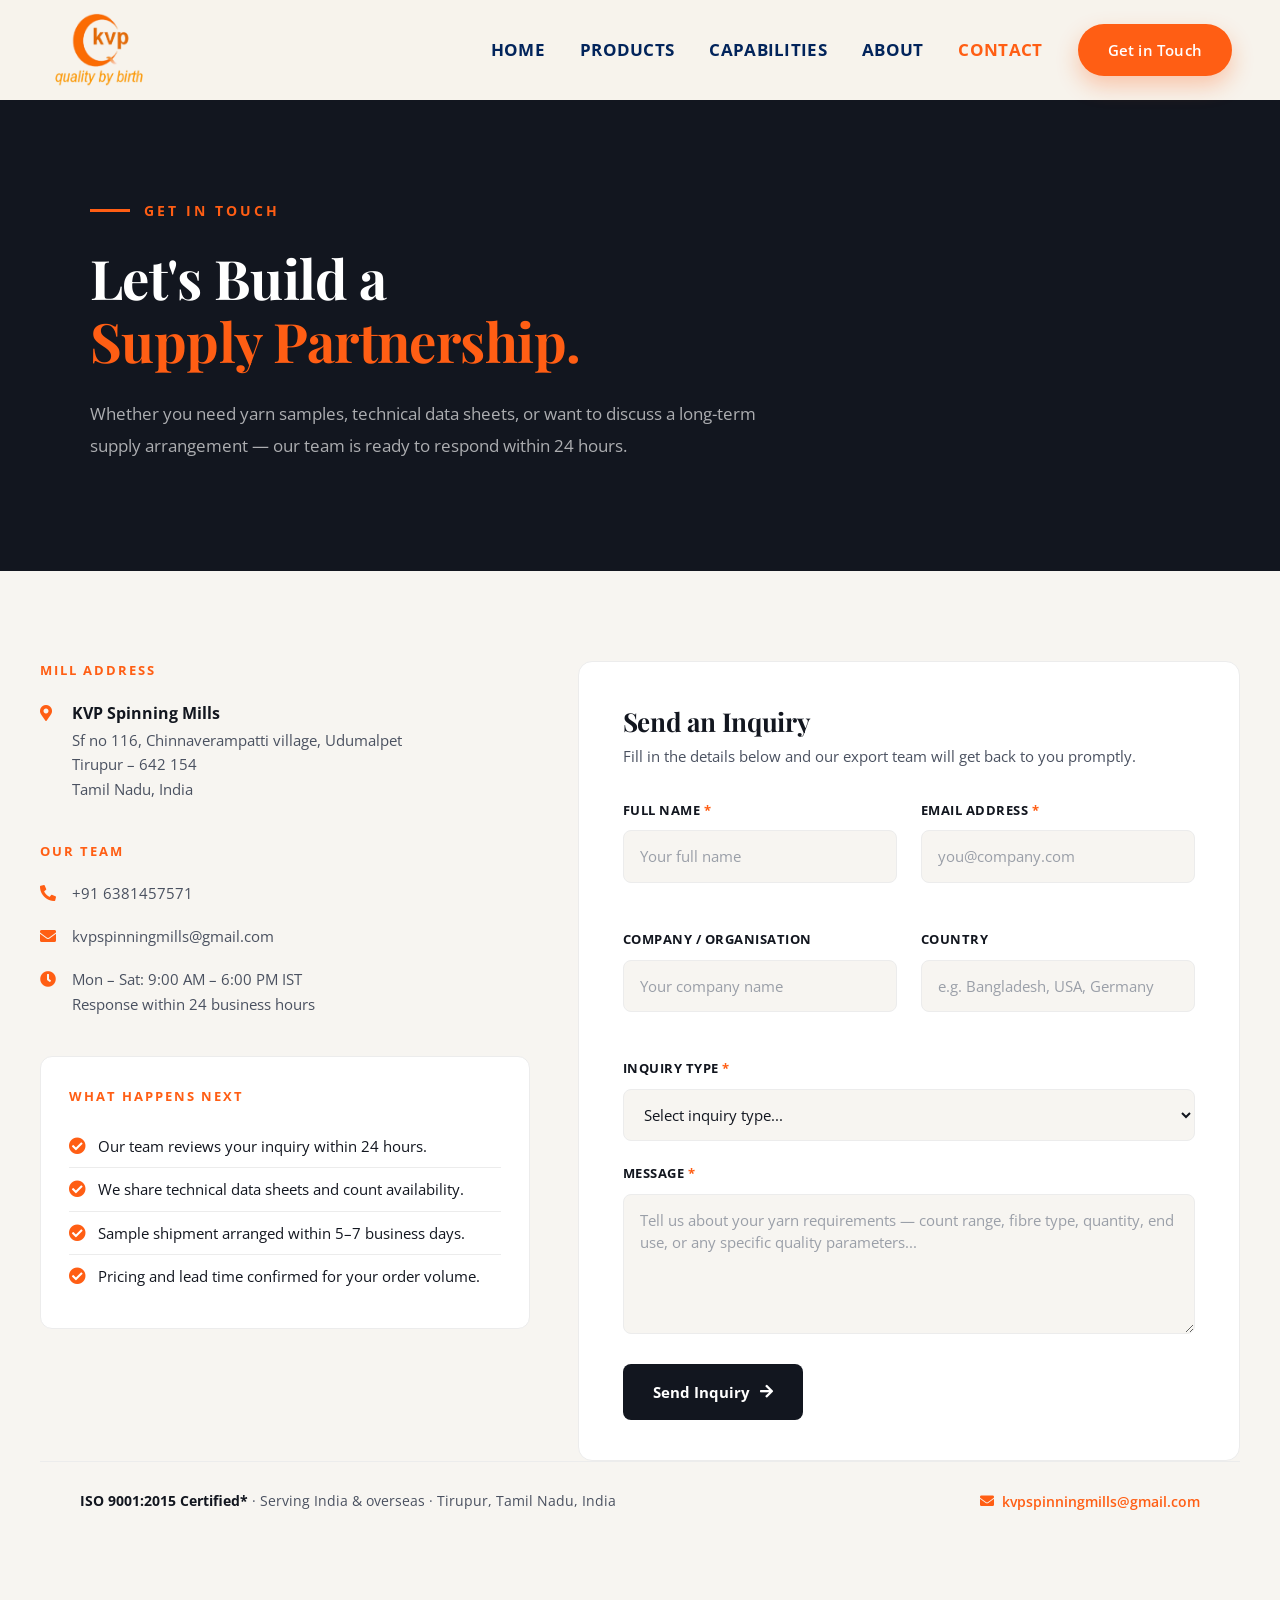
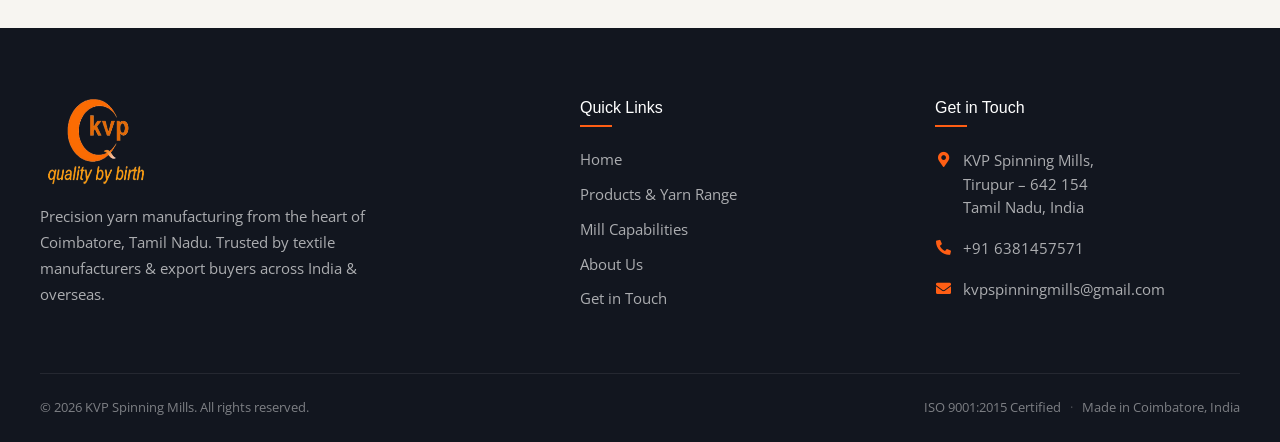
<file: contact.html>
<!DOCTYPE html>
<html lang="en">

<head>
    <meta charset="utf-8">
    <title>Contact - KVP Spinning Mills</title>
    <meta content="width=device-width, initial-scale=1.0" name="viewport">
    <meta content="" name="keywords">
    <meta content="" name="description">

    <!-- Favicon -->
    <link href="img/kvp.png" rel="icon">

    <!-- Google Web Fonts -->
    <link rel="preconnect" href="https://fonts.googleapis.com">
    <link rel="preconnect" href="https://fonts.gstatic.com" crossorigin>
    <link
        href="https://fonts.googleapis.com/css2?family=Open+Sans:wght@400;500;600;700&family=Playfair+Display:wght@600;700;800;900&display=swap"
        rel="stylesheet">

    <!-- Icon Font Stylesheet -->
    <link href="https://cdnjs.cloudflare.com/ajax/libs/font-awesome/5.10.0/css/all.min.css" rel="stylesheet">
    <link href="https://cdn.jsdelivr.net/npm/bootstrap-icons@1.4.1/font/bootstrap-icons.css" rel="stylesheet">

    <!-- Libraries Stylesheet -->
    <link href="lib/animate/animate.min.css" rel="stylesheet">
    <link href="lib/owlcarousel/assets/owl.carousel.min.css" rel="stylesheet">

    <!-- Customized Bootstrap Stylesheet -->
    <link href="css/bootstrap.min.css" rel="stylesheet">

    <!-- Template Stylesheet -->
    <link href="css/style.css" rel="stylesheet">

    <style>
        /* =========================================================
           SAME TOKENS AS index.html / products.html / capabilities.html
           ========================================================= */
        :root {
            --orange: #FF5E14;
            --black: #12161f;
            --cream: #f7f5f1;
            --border: #ececec;
            --gray-text: #4a5160;
            --font-body: 'Open Sans', -apple-system, BlinkMacSystemFont, sans-serif;
            --font-display: 'Playfair Display', Georgia, 'Times New Roman', serif;
        }

        body { font-family: var(--font-body); }

        /* ---------- Hero ---------- */
        .pyh-section { background: var(--black); padding: 100px 20px 110px; }
        .pyh-inner { max-width: 1100px; margin: 0 auto; }
        .pyh-label { display: flex; align-items: center; gap: 14px; margin-bottom: 26px; }
        .pyh-label .pyh-line { width: 40px; height: 3px; background: var(--orange); display: inline-block; }
        .pyh-label span {
            color: var(--orange); font-weight: 700; letter-spacing: 3px;
            font-size: 14px; text-transform: uppercase;
        }
        .pyh-heading {
            font-family: var(--font-display);
            font-size: 3.4rem; font-weight: 700; line-height: 1.15; margin-bottom: 26px;
        }
        .pyh-heading .line-white { color: #fff; display: block; }
        .pyh-heading .line-orange { color: var(--orange); display: block; }
        .pyh-text { color: rgba(255,255,255,0.65); font-size: 17px; line-height: 1.85; max-width: 720px; }

        @media (max-width: 767px) {
            .pyh-section { padding: 70px 20px 80px; }
            .pyh-heading { font-size: 2.1rem; }
            .pyh-text { font-size: 15px; }
        }

        /* ---------- Contact section ---------- */
        .contact-wrap { background: var(--cream); padding: 90px 40px; }
        .contact-inner {
            max-width: 1280px; margin: 0 auto;
            display: grid; grid-template-columns: 0.85fr 1.15fr; gap: 48px; align-items: start;
        }

        .contact-eyebrow {
            color: var(--orange); font-size: 13px; font-weight: 700;
            letter-spacing: 2px; text-transform: uppercase; margin-bottom: 20px;
        }

        .info-block { margin-bottom: 40px; }
        .info-item {
            display: flex; align-items: flex-start; gap: 14px; margin-bottom: 18px;
        }
        .info-item i {
            color: var(--orange); font-size: 16px; margin-top: 4px; width: 18px; flex-shrink: 0;
        }
        .info-item strong { display: block; color: var(--black); font-weight: 700; margin-bottom: 3px; }
        .info-item span, .info-item a {
            color: var(--gray-text); font-size: 15px; line-height: 1.65; text-decoration: none;
        }
        .info-item a:hover { color: var(--orange); }

        .next-box {
            background: #fff; border: 1px solid var(--border); border-radius: 12px;
            padding: 30px 28px;
        }
        .next-box .contact-eyebrow { margin-bottom: 18px; }
        .next-list { list-style: none; margin: 0; padding: 0; }
        .next-list li {
            display: flex; align-items: flex-start; gap: 12px;
            font-size: 15px; color: var(--black); padding: 10px 0;
        }
        .next-list li:not(:last-child) { border-bottom: 1px solid var(--border); }
        .next-list i { color: var(--orange); font-size: 17px; margin-top: 2px; flex-shrink: 0; }

        /* ---------- Form card ---------- */
        .form-card {
            background: #fff; border: 1px solid var(--border); border-radius: 14px;
            padding: 44px 44px 40px;
        }
        .form-card h2 {
            font-family: var(--font-display);
            font-size: 26px; font-weight: 700; color: var(--black); margin-bottom: 8px;
        }
        .form-card > p { color: var(--gray-text); font-size: 15px; margin-bottom: 34px; }

        .form-row { display: grid; grid-template-columns: 1fr 1fr; gap: 24px; margin-bottom: 24px; }
        .form-group label {
            display: block; font-size: 12.5px; font-weight: 700; letter-spacing: 0.5px;
            color: var(--black); text-transform: uppercase; margin-bottom: 10px;
        }
        .form-group label .req { color: var(--orange); }
        .form-group input,
        .form-group select,
        .form-group textarea {
            width: 100%; background: var(--cream); border: 1px solid var(--border);
            border-radius: 8px; padding: 14px 16px; font-size: 15px; font-family: var(--font-body);
            color: var(--black); transition: border-color 0.25s ease, background 0.25s ease;
        }
        .form-group input::placeholder,
        .form-group textarea::placeholder { color: #9a9fa8; }
        .form-group input:focus,
        .form-group select:focus,
        .form-group textarea:focus {
            outline: none; border-color: var(--orange); background: #fff;
        }
        .form-group textarea { resize: vertical; min-height: 140px; }
        .form-group { margin-bottom: 24px; }

        .submit-btn {
            display: inline-flex; align-items: center; gap: 10px;
            background: var(--black); color: #fff; border: none;
            padding: 17px 30px; font-size: 15px; font-weight: 700;
            border-radius: 8px; cursor: pointer; text-decoration: none;
            transition: background 0.25s ease, transform 0.25s ease;
        }
        .submit-btn:hover { background: var(--orange); transform: translateY(-2px); color: #fff; }

        @media (max-width: 991px) {
            .contact-inner { grid-template-columns: 1fr; }
        }
        @media (max-width: 640px) {
            .contact-wrap { padding: 60px 20px; }
            .form-card { padding: 32px 24px 28px; }
            .form-row { grid-template-columns: 1fr; gap: 0; }
        }

        /* ---------- Bottom strip ---------- */
        .bottom-strip {
            background: var(--cream); border-top: 1px solid var(--border);
            padding: 26px 40px; display: flex; align-items: center; justify-content: space-between;
            flex-wrap: wrap; gap: 12px; max-width: 1280px; margin: 0 auto;
        }
        .bottom-strip .left { color: var(--gray-text); font-size: 14px; }
        .bottom-strip .left strong { color: var(--black); }
        .bottom-strip .right a {
            color: var(--orange); font-size: 14px; font-weight: 600; text-decoration: none;
            display: inline-flex; align-items: center; gap: 8px;
        }

        /* ---------- Footer ---------- */
        .kvp-footer { background: var(--black); color: rgba(255,255,255,0.65); padding: 70px 20px 0; font-size: 14.5px; }
        .kvp-footer-inner {
            max-width: 1200px; margin: 0 auto;
            display: flex; flex-wrap: wrap; gap: 50px;
            padding-bottom: 50px; border-bottom: 1px solid rgba(255,255,255,0.08);
        }
        .kvp-footer-col { flex: 1 1 220px; }
        .kvp-footer-col.about { flex: 2 1 320px; }
        .kvp-footer-logo { display: flex; align-items: center; gap: 12px; margin-bottom: 18px; }
        .kvp-footer-logo img { height: 88px; }
        .kvp-footer-col p.desc { line-height: 1.8; max-width: 340px; margin-bottom: 0; }
        .kvp-footer-heading {
            color: #fff; font-size: 16px; font-weight: 700; margin-bottom: 22px;
            position: relative; padding-bottom: 10px;
        }
        .kvp-footer-heading::after {
            content: ""; position: absolute; left: 0; bottom: 0;
            width: 32px; height: 2px; background: var(--orange);
        }
        .kvp-footer-links { list-style: none; margin: 0; padding: 0; }
        .kvp-footer-links li { margin-bottom: 13px; }
        .kvp-footer-links a {
            color: rgba(255,255,255,0.65); text-decoration: none;
            transition: color 0.25s ease, padding-left 0.25s ease; display: inline-block;
        }
        .kvp-footer-links a:hover { color: var(--orange); padding-left: 4px; }
        .kvp-contact-item { display: flex; align-items: flex-start; gap: 12px; margin-bottom: 18px; }
        .kvp-contact-item i { color: var(--orange); font-size: 15px; margin-top: 3px; width: 16px; text-align: center; flex-shrink: 0; }
        .kvp-contact-item a, .kvp-contact-item span { color: rgba(255,255,255,0.65); text-decoration: none; line-height: 1.6; }
        .kvp-contact-item a:hover { color: var(--orange); }
        .kvp-footer-bottom {
            max-width: 1200px; margin: 0 auto; padding: 24px 0;
            display: flex; flex-wrap: wrap; gap: 10px; align-items: center; justify-content: space-between;
            font-size: 13px; color: rgba(255,255,255,0.45);
        }
        .kvp-footer-bottom span.divider { color: rgba(255,255,255,0.25); margin: 0 6px; }

        @media (max-width: 767px) {
            .kvp-footer-inner { flex-direction: column; gap: 40px; }
            .kvp-footer-bottom { justify-content: center; text-align: center; }
        }
    </style>
</head>

<body>
    <!-- Spinner Start -->
    <div id="spinner"
        class="show bg-white position-fixed translate-middle w-100 vh-100 top-50 start-50 d-flex align-items-center justify-content-center">
        <div class="spinner-border text-primary" role="status" style="width: 3rem; height: 3rem;"></div>
    </div>
    <!-- Spinner End -->

    <!-- Navbar Start -->
    <nav class="navbar navbar-expand-lg navbar-light sticky-top py-0 pe-5">
      <a href="index.html" class="navbar-brand ps-5 me-0">
            <img src="img/kvp.png" alt="KVP Spinning Mills Logo" width="100" onerror="this.style.display='none'">
           
            </a>
        <button type="button" class="navbar-toggler me-0" data-bs-toggle="collapse" data-bs-target="#navbarCollapse">
            <span class="navbar-toggler-icon"></span>
        </button>
        <div class="collapse navbar-collapse" id="navbarCollapse">
            <div class="navbar-nav ms-auto p-4 p-lg-0">
                <a href="index.html" class="nav-item nav-link">Home</a>
                <a href="products.html" class="nav-item nav-link">Products</a>
                <a href="capabilities.html" class="nav-item nav-link">Capabilities</a>
                <a href="about.html" class="nav-item nav-link">About</a>
                <a href="contact.html" class="nav-item nav-link active">Contact</a>
            </div>
            <a href="contact.html" class="btn nav-cta-btn d-none d-lg-block">Get in Touch</a>
        </div>
    </nav>
    <!-- Navbar End -->

    <!-- ============ HERO ============ -->
    <div class="pyh-section">
        <div class="pyh-inner">
            <div class="pyh-label">
                <span class="pyh-line"></span>
                <span>Get in Touch</span>
            </div>
            <h1 class="pyh-heading">
                <span class="line-white">Let's Build a</span>
                <span class="line-orange">Supply Partnership.</span>
            </h1>
            <p class="pyh-text">
                Whether you need yarn samples, technical data sheets, or want to discuss a
                long-term supply arrangement — our team is ready to respond within 24 hours.
            </p>
        </div>
    </div>

    <!-- ============ CONTACT SECTION ============ -->
    <div class="contact-wrap">
        <div class="contact-inner">

            <!-- LEFT COLUMN -->
            <div>
                <div class="info-block">
                    <div class="contact-eyebrow">Mill Address</div>
                    <div class="info-item">
                        <i class="fa fa-map-marker-alt"></i>
                        <div>
                            <strong>KVP Spinning Mills</strong>
                            <span>
                                Sf no 116, Chinnaverampatti village, Udumalpet<br>
                                Tirupur &ndash; 642 154<br>
                                Tamil Nadu, India
                            </span>
                        </div>
                    </div>
                </div>

                <div class="info-block">
                    <div class="contact-eyebrow">Our Team</div>
                    <div class="info-item">
                        <i class="fa fa-phone-alt"></i>
                        <a href="tel:+916381457571">+91 6381457571</a>
                    </div>
                    <div class="info-item">
                        <i class="fa fa-envelope"></i>
                        <a href="mailto:kvpspinningmills@gmail.com">kvpspinningmills@gmail.com</a>
                    </div>
                    <div class="info-item">
                        <i class="fa fa-clock"></i>
                        <span>
                            Mon &ndash; Sat: 9:00 AM &ndash; 6:00 PM IST<br>
                            Response within 24 business hours
                        </span>
                    </div>
                </div>

                <div class="next-box">
                    <div class="contact-eyebrow">What Happens Next</div>
                    <ul class="next-list">
                        <li><i class="fa fa-check-circle"></i>Our team reviews your inquiry within 24 hours.</li>
                        <li><i class="fa fa-check-circle"></i>We share technical data sheets and count availability.</li>
                        <li><i class="fa fa-check-circle"></i>Sample shipment arranged within 5&ndash;7 business days.</li>
                        <li><i class="fa fa-check-circle"></i>Pricing and lead time confirmed for your order volume.</li>
                    </ul>
                </div>
            </div>

            <!-- RIGHT COLUMN: FORM -->
            <div class="form-card">
                <h2>Send an Inquiry</h2>
                <p>Fill in the details below and our export team will get back to you promptly.</p>

                <form id="kvpContactForm" action="https://api.web3forms.com/submit" method="POST">
                    <!-- Get your free access key at https://web3forms.com and paste it below -->
                    <input type="hidden" name="access_key" value="a9ec9204-352f-4a04-a853-e9e3888cf53f">
                    <input type="hidden" name="subject" value="New Inquiry - KVP Spinning Mills Website">
                    <input type="hidden" name="from_name" value="KVP Spinning Mills Website">
                    <!-- Honeypot spam trap - keep this hidden, do not remove -->
                    <input type="checkbox" name="botcheck" class="d-none" style="display:none">

                    <div id="formAlert" style="display:none; margin-bottom:20px; padding:14px 18px; border-radius:8px; font-size:14.5px;"></div>

                    <div class="form-row">
                        <div class="form-group">
                            <label for="fullName">Full Name <span class="req">*</span></label>
                            <input type="text" id="fullName" name="name" placeholder="Your full name" required>
                        </div>
                        <div class="form-group">
                            <label for="email">Email Address <span class="req">*</span></label>
                            <input type="email" id="email" name="email" placeholder="you@company.com" required>
                        </div>
                    </div>

                    <div class="form-row">
                        <div class="form-group">
                            <label for="company">Company / Organisation</label>
                            <input type="text" id="company" name="company" placeholder="Your company name">
                        </div>
                        <div class="form-group">
                            <label for="country">Country</label>
                            <input type="text" id="country" name="country" placeholder="e.g. Bangladesh, USA, Germany">
                        </div>
                    </div>

                    <div class="form-group">
                        <label for="inquiryType">Inquiry Type <span class="req">*</span></label>
                        <select id="inquiryType" name="inquiryType" required>
                            <option value="" selected disabled>Select inquiry type...</option>
                            <option value="sample">Request a Sample</option>
                            <option value="pricing">Pricing &amp; Quotation</option>
                            <option value="technical">Technical Data Sheet</option>
                            <option value="partnership">Long-term Supply Partnership</option>
                            <option value="other">Other</option>
                        </select>
                    </div>

                    <div class="form-group">
                        <label for="message">Message <span class="req">*</span></label>
                        <textarea id="message" name="message" placeholder="Tell us about your yarn requirements — count range, fibre type, quantity, end use, or any specific quality parameters..." required></textarea>
                    </div>

                    <button type="submit" class="submit-btn" id="kvpSubmitBtn">Send Inquiry <i class="fa fa-arrow-right"></i></button>
                </form>
            </div>

        </div>

        <!-- BOTTOM STRIP -->
        <div class="bottom-strip">
            <div class="left">
                <strong>ISO 9001:2015 Certified*</strong> &middot; Serving India &amp; overseas &middot; Tirupur, Tamil Nadu, India
            </div>
            <div class="right">
                <a href="mailto:kvpspinningmills@gmail.com"><i class="fa fa-envelope"></i> kvpspinningmills@gmail.com</a>
            </div>
        </div>
    </div>

    <!-- ============ FOOTER ============ -->
    <footer class="kvp-footer">
        <div class="kvp-footer-inner">

            <div class="kvp-footer-col about">
                <div class="kvp-footer-logo">
                    <img src="img/kvp.png" alt="KVP Spinning Mills" width="110" onerror="this.style.display='none'" />
                </div>
                <p class="desc">
                    Precision yarn manufacturing from the heart of Coimbatore, Tamil Nadu.
                    Trusted by textile manufacturers &amp; export buyers across India &amp; overseas.
                </p>
            </div>

            <div class="kvp-footer-col">
                <h5 class="kvp-footer-heading">Quick Links</h5>
                <ul class="kvp-footer-links">
                    <li><a href="index.html">Home</a></li>
                    <li><a href="products.html">Products &amp; Yarn Range</a></li>
                    <li><a href="capabilities.html">Mill Capabilities</a></li>
                    <li><a href="about.html">About Us</a></li>
                    
                    <li><a href="get-a-sample.html">Get in Touch</a></li>
                </ul>
            </div>

            <div class="kvp-footer-col">
                <h5 class="kvp-footer-heading">Get in Touch</h5>
                <div class="kvp-contact-item">
                    <i class="fa fa-map-marker-alt"></i>
                    <span>KVP Spinning Mills,<br>Tirupur &ndash; 642 154<br>Tamil Nadu, India</span>
                </div>
                <div class="kvp-contact-item">
                    <i class="fa fa-phone-alt"></i>
                    <a href="tel:+916381457571">+91 6381457571</a>
                </div>
                <div class="kvp-contact-item">
                    <i class="fa fa-envelope"></i>
                    <a href="mailto:kvpspinningmills@gmail.com">kvpspinningmills@gmail.com</a>
                </div>
            </div>

        </div>

        <div class="kvp-footer-bottom">
            <div>© 2026 KVP Spinning Mills. All rights reserved.</div>
            <div>ISO 9001:2015 Certified <span class="divider">·</span> Made in Coimbatore, India</div>
        </div>
    </footer>

    <!-- JavaScript Libraries -->
    <script src="https://code.jquery.com/jquery-3.4.1.min.js"></script>
    <script src="https://cdn.jsdelivr.net/npm/bootstrap@5.0.0/dist/js/bootstrap.bundle.min.js"></script>
    <script src="lib/wow/wow.min.js"></script>
    <script src="lib/easing/easing.min.js"></script>
    <script src="lib/waypoints/waypoints.min.js"></script>
    <script src="lib/owlcarousel/owl.carousel.min.js"></script>
    <script src="lib/counterup/counterup.min.js"></script>

    <!-- Template Javascript -->
    <script src="js/main.js"></script>
    <script src="js/form-handler.js"></script>
    <script>wireKvpForm('kvpContactForm');</script>
</body>

</html>
</file>
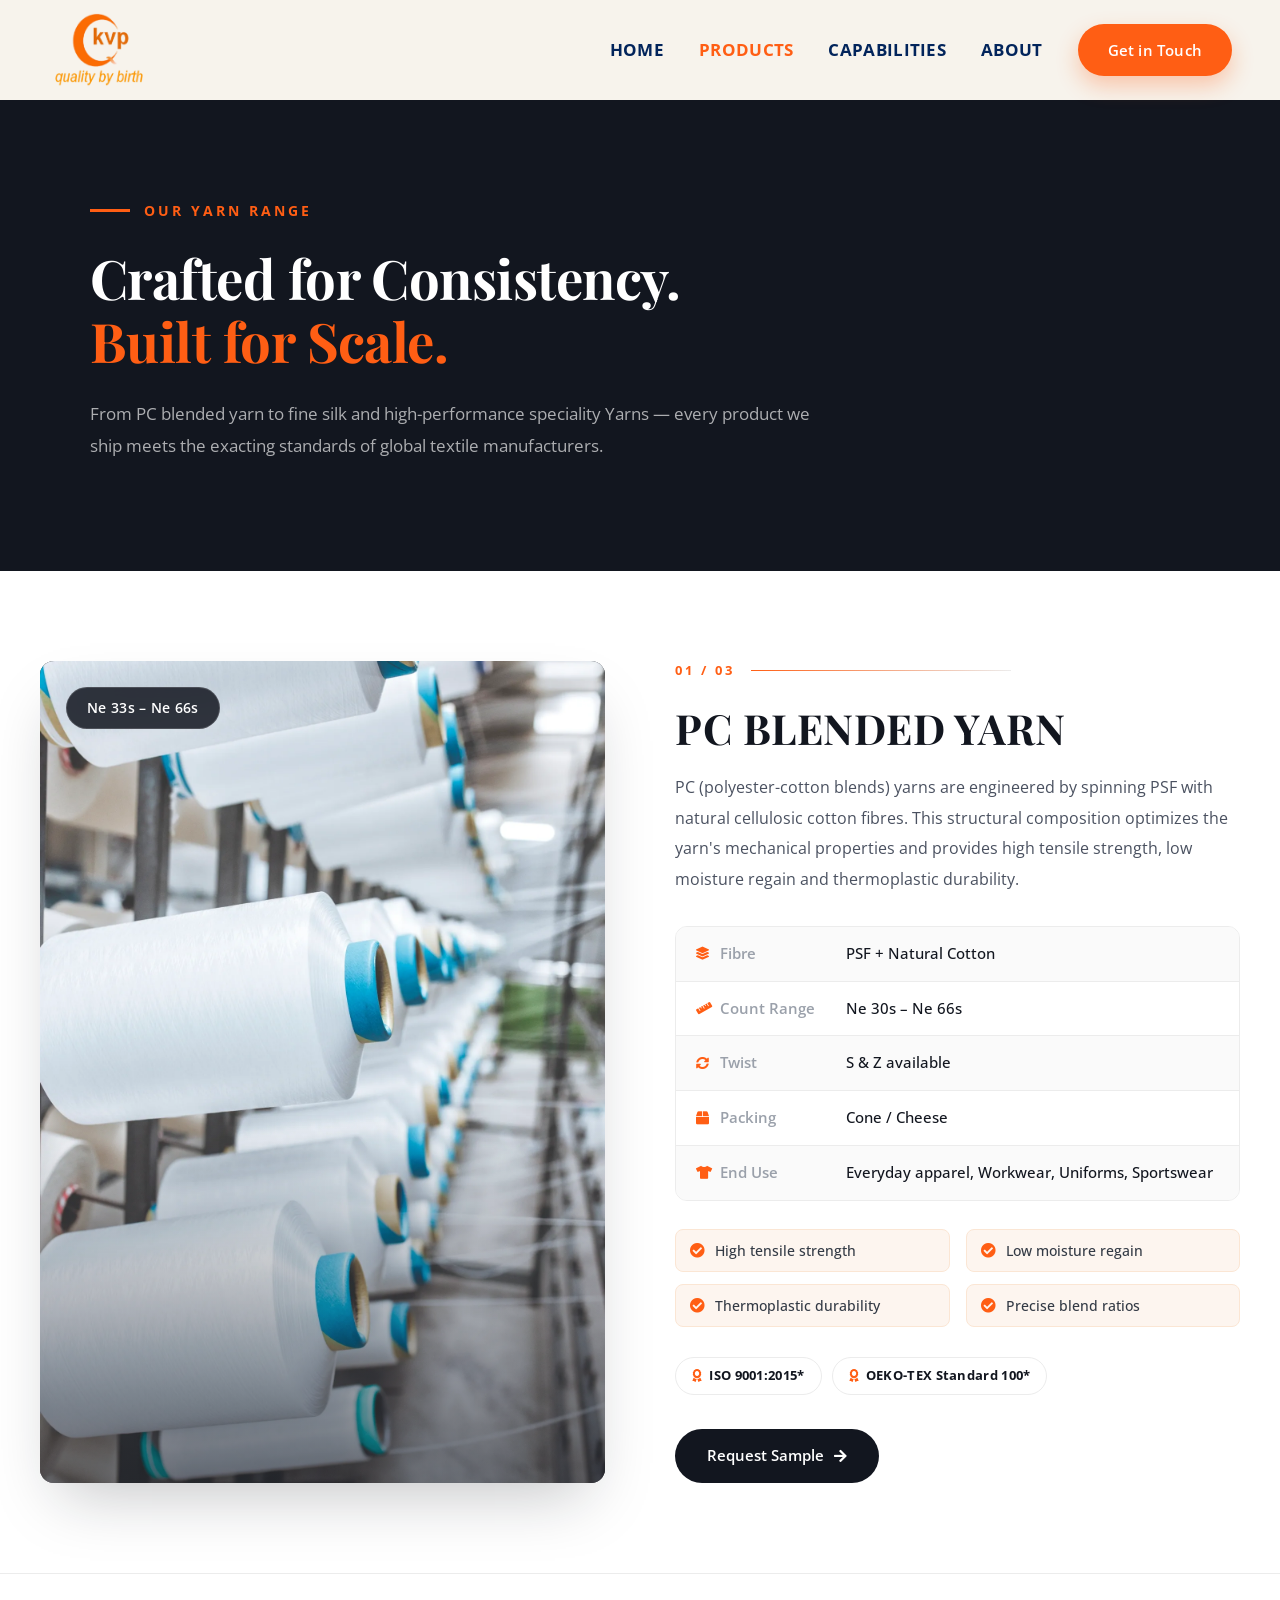
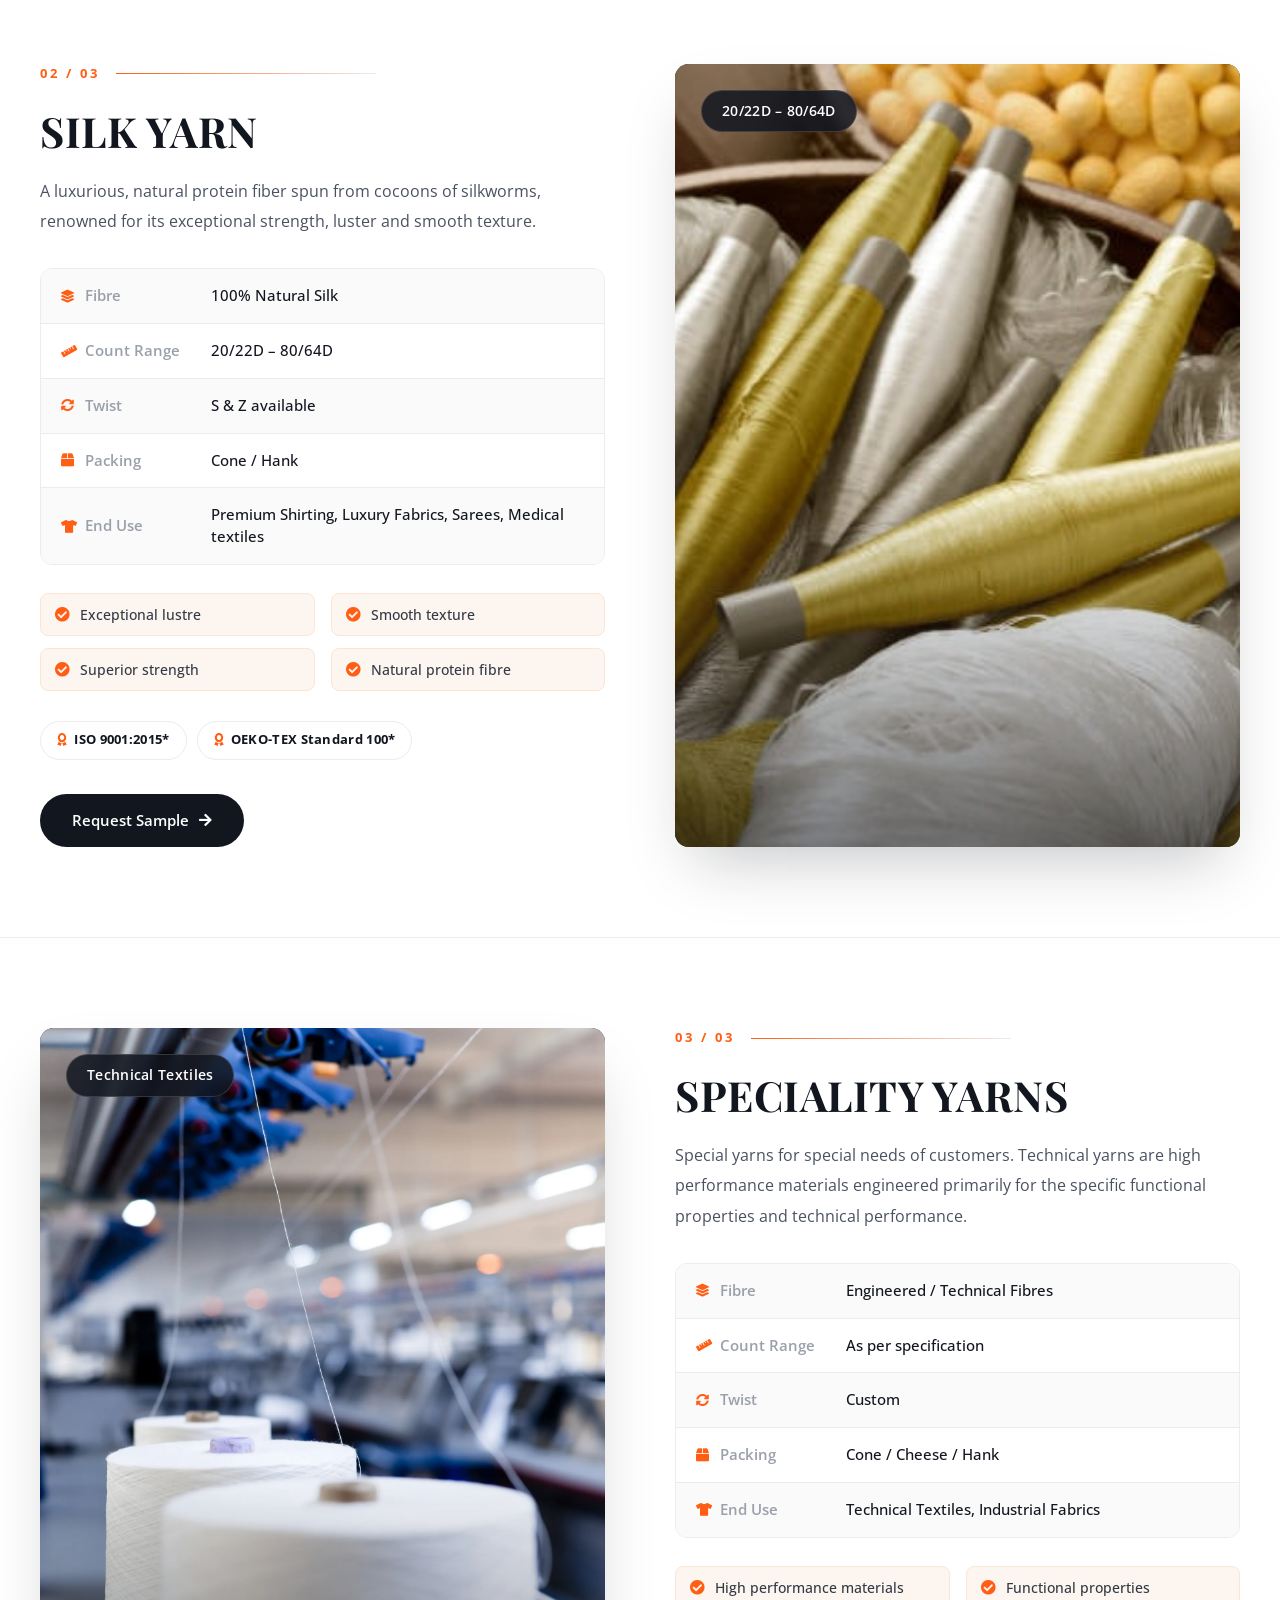
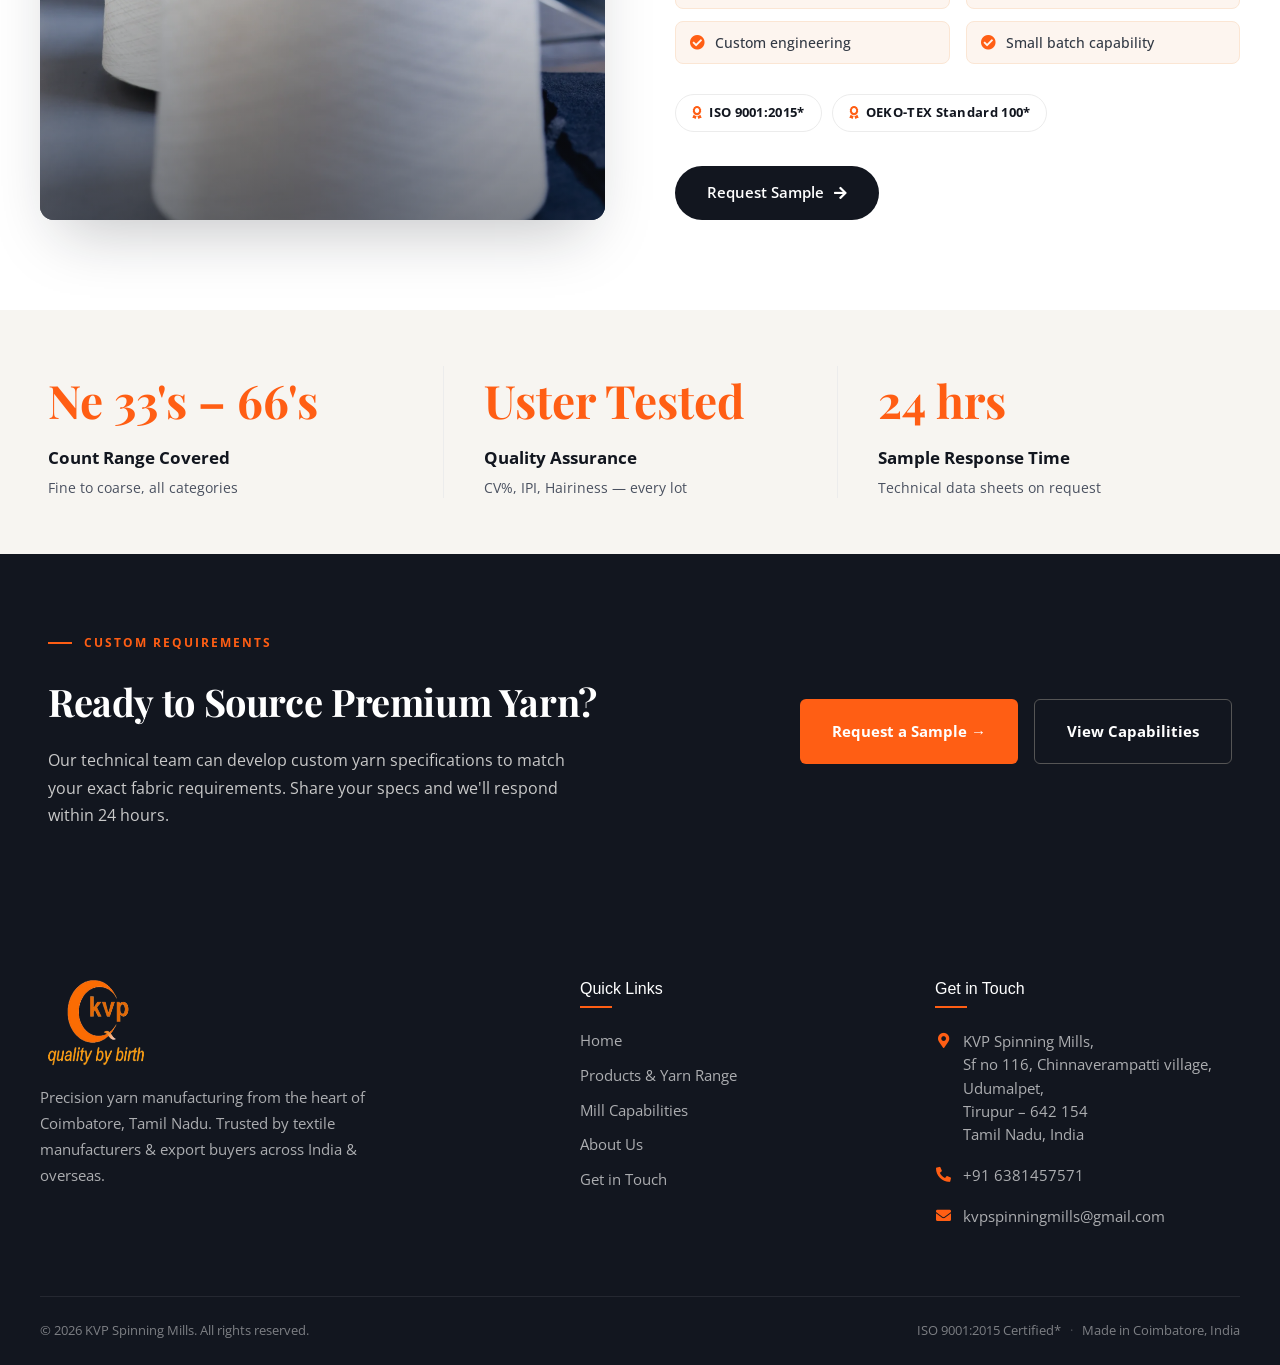
<file: products.html>
<!DOCTYPE html>
<html lang="en">

<head>
    <meta charset="utf-8">
    <title>Products &amp; Yarn Range - KVP Spinning Mills</title>
    <meta content="width=device-width, initial-scale=1.0" name="viewport">
    <meta content="" name="keywords">
    <meta content="" name="description">

    <!-- Favicon -->
    <link href="img/kvp.png" rel="icon">

    <!-- Google Web Fonts -->
    <link rel="preconnect" href="https://fonts.googleapis.com">
    <link rel="preconnect" href="https://fonts.gstatic.com" crossorigin>
    <link
        href="https://fonts.googleapis.com/css2?family=Open+Sans:wght@400;500;600;700&family=Playfair+Display:wght@600;700;800;900&display=swap"
        rel="stylesheet">

    <!-- Icon Font Stylesheet -->
    <link href="https://cdnjs.cloudflare.com/ajax/libs/font-awesome/5.10.0/css/all.min.css" rel="stylesheet">
    <link href="https://cdn.jsdelivr.net/npm/bootstrap-icons@1.4.1/font/bootstrap-icons.css" rel="stylesheet">

    <!-- Libraries Stylesheet -->
    <link href="lib/animate/animate.min.css" rel="stylesheet">
    <link href="lib/owlcarousel/assets/owl.carousel.min.css" rel="stylesheet">

    <!-- Customized Bootstrap Stylesheet -->
    <link href="css/bootstrap.min.css" rel="stylesheet">

    <!-- Template Stylesheet -->
    <link href="css/style.css" rel="stylesheet">

    <style>
        /* =========================================================
           GLOBAL TOKENS
           Everything below is driven from ONE palette so the hero,
           product cards, stats band, CTA and footer all read as the
           same brand instead of three different templates stitched
           together (this was the root cause of the mismatched look).
           ========================================================= */
        :root {
            --orange: #FF5E14;      /* single brand accent, used everywhere */
            --black: #12161f;       /* single dark background, used everywhere */
            --cream: #f7f5f1;
            --border: #ececec;
            --gray-text: #4a5160;
            --font-body: 'Open Sans', -apple-system, BlinkMacSystemFont, sans-serif;
            --font-display: 'Playfair Display', Georgia, 'Times New Roman', serif;
        }

        body { font-family: var(--font-body); }

        /* ---------- Hero ---------- */
        .pyh-section {
            background: var(--black);
            padding: 100px 20px 110px;
        }
        .pyh-inner { max-width: 1100px; margin: 0 auto; }
        .pyh-label { display: flex; align-items: center; gap: 14px; margin-bottom: 26px; }
        .pyh-label .pyh-line { width: 40px; height: 3px; background: var(--orange); display: inline-block; }
        .pyh-label span {
            color: var(--orange);
            font-weight: 700;
            letter-spacing: 3px;
            font-size: 14px;
            text-transform: uppercase;
        }
        .pyh-heading {
            font-family: var(--font-display);
            font-size: 3.4rem;
            font-weight: 800;
            line-height: 1.15;
            margin-bottom: 26px;
        }
        .pyh-heading .line-white { color: #fff; display: block; }
        .pyh-heading .line-orange { color: var(--orange); display: block; }
        .pyh-text { color: rgba(255,255,255,0.65); font-size: 17px; line-height: 1.85; max-width: 720px; }

        @media (max-width: 767px) {
            .pyh-section { padding: 70px 20px 80px; }
            .pyh-heading { font-size: 2.1rem; }
            .pyh-text { font-size: 15px; }
        }

        /* ---------- Product listing ---------- */
        .pd-wrap { background: #fff; }

        .pd-item {
            scroll-margin-top: 100px;
            display: flex;
            flex-wrap: wrap;
            align-items: stretch;
            max-width: 1360px;
            margin: 0 auto;
            padding: 90px 40px;
            gap: 70px;
        }
        .pd-item.reverse { flex-direction: row-reverse; }
        .pd-item:not(:last-child) { border-bottom: 1px solid var(--border); }

        .pd-media {
            flex: 1 1 460px;
            position: relative;
            border-radius: 14px;
            overflow: hidden;
            min-height: 540px;
            box-shadow: 0 30px 60px -20px rgba(18,22,31,0.25);
            /* fallback gradient shows through if an image fails to load,
               instead of a blank box with a broken-image icon */
            background: linear-gradient(135deg, var(--black) 0%, #2a3040 100%);
        }
        .pd-media img {
            width: 100%; height: 100%;
            object-fit: cover;
            position: absolute; inset: 0;
            transition: transform 0.8s cubic-bezier(0.22,1,0.36,1);
        }
        .pd-media:hover img { transform: scale(1.06); }
        .pd-media::after {
            content: "";
            position: absolute; inset: 0;
            background: linear-gradient(180deg, rgba(18,22,31,0) 55%, rgba(18,22,31,0.55) 100%);
            pointer-events: none;
        }

        .pd-tag {
            position: absolute;
            top: 26px; left: 26px;
            z-index: 2;
            background: rgba(18,22,31,0.85);
            backdrop-filter: blur(6px);
            color: #fff;
            font-size: 13.5px;
            font-weight: 600;
            letter-spacing: 0.3px;
            padding: 10px 20px;
            border-radius: 30px;
            border: 1px solid rgba(255,255,255,0.15);
        }

        .pd-content {
            flex: 1 1 460px;
            display: flex;
            flex-direction: column;
            justify-content: center;
            max-width: 620px;
        }

        .pd-counter { display: flex; align-items: center; gap: 16px; margin-bottom: 22px; }
        .pd-counter .num { color: var(--orange); font-weight: 700; letter-spacing: 3px; font-size: 13px; }
        .pd-counter .rule { flex: 1; max-width: 260px; height: 1px; background: linear-gradient(90deg, var(--orange), var(--border)); }

        .pd-title {
            font-family: var(--font-display);
            font-weight: 700;
            font-size: 2.6rem;
            letter-spacing: 0.5px;
            color: var(--black);
            margin-bottom: 20px;
            text-transform: uppercase;
        }

        .pd-desc { color: var(--gray-text); font-size: 16px; line-height: 1.9; margin-bottom: 32px; }

        .pd-spec { border: 1px solid var(--border); border-radius: 12px; overflow: hidden; margin-bottom: 28px; }
        .pd-spec-row { display: flex; padding: 16px 20px; font-size: 14.5px; }
        .pd-spec-row:not(:last-child) { border-bottom: 1px solid var(--border); }
        .pd-spec-row:nth-child(odd) { background: #fafafa; }
        .pd-spec-row .label { flex: 0 0 150px; display: flex; align-items: center; gap: 10px; color: #9aa0aa; font-weight: 600; }
        .pd-spec-row .label i { color: var(--orange); font-size: 13px; width: 14px; }
        .pd-spec-row .value { color: var(--black); font-weight: 500; flex: 1; }

        .pd-checklist { display: grid; grid-template-columns: 1fr 1fr; gap: 12px 16px; margin-bottom: 30px; }
        .pd-check {
            display: flex; align-items: center; gap: 10px;
            font-size: 14px; font-weight: 500; color: #333a45;
            background: #fdf5ef; padding: 10px 14px; border-radius: 8px;
            border: 1px solid #fbe6d4;
        }
        .pd-check i { color: var(--orange); font-size: 15px; flex-shrink: 0; }

        .pd-badges { display: flex; flex-wrap: wrap; gap: 10px; margin-bottom: 34px; }
        .pd-badge {
            display: inline-flex; align-items: center; gap: 8px;
            border: 1px solid var(--border); color: var(--black);
            font-size: 12.5px; font-weight: 700; letter-spacing: 0.3px;
            padding: 9px 16px; border-radius: 30px;
        }
        .pd-badge i { color: var(--orange); }

        .pd-btn {
            display: inline-flex; align-items: center; gap: 10px;
            background: var(--black); color: #fff;
            font-weight: 600; font-size: 14.5px;
            padding: 16px 32px; border-radius: 40px;
            text-decoration: none; width: fit-content;
            transition: background 0.35s ease, transform 0.35s ease, box-shadow 0.35s ease;
        }
        .pd-btn i { transition: transform 0.35s ease; }
        .pd-btn:hover {
            background: var(--orange);
            transform: translateY(-3px);
            box-shadow: 0 14px 28px rgba(255,94,20,0.35);
        }
        .pd-btn:hover i { transform: translateX(4px); }

        @media (max-width: 991px) {
            .pd-item, .pd-item.reverse { flex-direction: column; padding: 60px 24px; gap: 40px; }
            .pd-media { min-height: 340px; }
            .pd-title { font-size: 2rem; }
            .pd-checklist { grid-template-columns: 1fr; }
        }

        /* ---------- Stats band ---------- */
        .stats {
            display: grid;
            grid-template-columns: repeat(3, 1fr);
            background: var(--cream);
            padding: 56px 48px;
        }
        .stat { padding: 0 40px; border-left: 1px solid var(--border); }
        .stat:first-child { border-left: none; padding-left: 0; }
        .stat .big-num {
            font-family: var(--font-display);
            font-size: 46px;
            color: var(--orange);
            font-weight: 700;
            margin-bottom: 10px;
        }
        .stat .label { font-size: 17px; font-weight: 700; margin-bottom: 6px; color: var(--black); }
        .stat .desc { font-size: 14px; color: var(--gray-text); }

        /* ---------- CTA ---------- */
        .cta-section {
            background: var(--black);
            color: #fff;
            padding: 80px 48px;
            display: flex;
            justify-content: space-between;
            align-items: center;
            gap: 40px;
        }
        .cta-left { max-width: 640px; }
        .eyebrow {
            display: flex; align-items: center; gap: 12px;
            color: var(--orange); font-size: 12px; font-weight: 700;
            letter-spacing: 2px; margin-bottom: 28px;
        }
        .eyebrow::before { content: ""; width: 24px; height: 2px; background: var(--orange); }
        .cta-left h2 {
            font-family: var(--font-display);
            font-size: 38px; font-weight: 700; line-height: 1.15; margin-bottom: 24px;
        }
        .cta-left p { font-size: 16px; line-height: 1.7; color: #c9c9c9; max-width: 520px; }
        .cta-buttons { display: flex; gap: 16px; flex-shrink: 0; }
        .btn-primary {
            background: var(--orange); color: #fff; border: none;
            padding: 20px 32px; font-size: 15px; font-weight: 700;
            border-radius: 6px; cursor: pointer;
            display: flex; align-items: center; gap: 10px; white-space: nowrap;
            text-decoration: none;
        }
        .btn-secondary {
            background: transparent; color: #fff; border: 1px solid #555;
            padding: 20px 32px; font-size: 15px; font-weight: 700;
            border-radius: 6px; cursor: pointer; white-space: nowrap;
            text-decoration: none;
        }

        @media (max-width: 900px) {
            .stats { grid-template-columns: 1fr; gap: 32px; }
            .stat { border-left: none; padding-left: 0; border-top: 1px solid var(--border); padding-top: 24px; }
            .stat:first-child { border-top: none; padding-top: 0; }
            .cta-section { flex-direction: column; align-items: flex-start; }
            .cta-left h2 { font-size: 30px; }
            .cta-buttons { width: 100%; }
            .btn-primary, .btn-secondary { width: 100%; justify-content: center; }
        }
        @media (max-width: 575px) {
            .cta-buttons { flex-direction: column; }
        }

        /* ---------- Footer ---------- */
        .kvp-footer { background: var(--black); color: rgba(255,255,255,0.65); padding: 70px 20px 0; font-size: 14.5px; }
        .kvp-footer-inner {
            max-width: 1200px; margin: 0 auto;
            display: flex; flex-wrap: wrap; gap: 50px;
            padding-bottom: 50px; border-bottom: 1px solid rgba(255,255,255,0.08);
        }
        .kvp-footer-col { flex: 1 1 220px; }
        .kvp-footer-col.about { flex: 2 1 320px; }
        .kvp-footer-logo { display: flex; align-items: center; gap: 12px; margin-bottom: 18px; }
        .kvp-footer-logo img { height: 88px; }
        .kvp-footer-col p.desc { line-height: 1.8; max-width: 340px; margin-bottom: 0; }
        .kvp-footer-heading {
            color: #fff; font-size: 16px; font-weight: 700; margin-bottom: 22px;
            position: relative; padding-bottom: 10px;
        }
        .kvp-footer-heading::after {
            content: ""; position: absolute; left: 0; bottom: 0;
            width: 32px; height: 2px; background: var(--orange);
        }
        .kvp-footer-links { list-style: none; margin: 0; padding: 0; }
        .kvp-footer-links li { margin-bottom: 13px; }
        .kvp-footer-links a {
            color: rgba(255,255,255,0.65); text-decoration: none;
            transition: color 0.25s ease, padding-left 0.25s ease; display: inline-block;
        }
        .kvp-footer-links a:hover { color: var(--orange); padding-left: 4px; }
        .kvp-contact-item { display: flex; align-items: flex-start; gap: 12px; margin-bottom: 18px; }
        .kvp-contact-item i { color: var(--orange); font-size: 15px; margin-top: 3px; width: 16px; text-align: center; flex-shrink: 0; }
        .kvp-contact-item a, .kvp-contact-item span { color: rgba(255,255,255,0.65); text-decoration: none; line-height: 1.6; }
        .kvp-contact-item a:hover { color: var(--orange); }
        .kvp-footer-bottom {
            max-width: 1200px; margin: 0 auto; padding: 24px 0;
            display: flex; flex-wrap: wrap; gap: 10px; align-items: center; justify-content: space-between;
            font-size: 13px; color: rgba(255,255,255,0.45);
        }
        .kvp-footer-bottom span.divider { color: rgba(255,255,255,0.25); margin: 0 6px; }

        @media (max-width: 767px) {
            .kvp-footer-inner { flex-direction: column; gap: 40px; }
            .kvp-footer-bottom { justify-content: center; text-align: center; }
        }
    </style>
</head>

<body>
    <!-- Spinner Start -->
    <div id="spinner"
        class="show bg-white position-fixed translate-middle w-100 vh-100 top-50 start-50 d-flex align-items-center justify-content-center">
        <div class="spinner-border text-primary" role="status" style="width: 3rem; height: 3rem;"></div>
    </div>
    <!-- Spinner End -->

    <nav class="navbar navbar-expand-lg navbar-light sticky-top py-0 pe-5">
        <a href="index.html" class="navbar-brand ps-5 me-0">
            <img src="img/kvp.png" alt="KVP Spinning Mills Logo" width="100" onerror="this.style.display='none'">
           
            </a>
        <button type="button" class="navbar-toggler me-0" data-bs-toggle="collapse" data-bs-target="#navbarCollapse">
            <span class="navbar-toggler-icon"></span>
        </button>
        <div class="collapse navbar-collapse" id="navbarCollapse">
            <div class="navbar-nav ms-auto p-4 p-lg-0">
                <a href="index.html" class="nav-item nav-link">Home</a>
                <a href="products.html" class="nav-item nav-link active">Products</a>
                <a href="capabilities.html" class="nav-item nav-link">Capabilities</a>
                <a href="about.html" class="nav-item nav-link">About</a>
                
            </div>
            <a href="contact.html" class="btn nav-cta-btn d-none d-lg-block">Get in Touch</a>
        </div>
    </nav>
    <!-- Navbar End -->

    <div class="pyh-section">
        <div class="pyh-inner">
            <div class="pyh-label">
                <span class="pyh-line"></span>
                <span>Our Yarn Range</span>
            </div>
            <h1 class="pyh-heading">
                <span class="line-white">Crafted for Consistency.</span>
                <span class="line-orange">Built for Scale.</span>
            </h1>
            <p class="pyh-text">
                From PC blended yarn to fine silk and high-performance speciality Yarns —
                every product we ship meets the exacting standards of global textile
                manufacturers.
            </p>
        </div>
    </div>

    <div class="pd-wrap">

        <!-- ===== 01 — PC Blended Yarn ===== -->
        <div class="pd-item" id="cotton-yarn">
            <div class="pd-media">
                <img src="img/yarn.webp" alt="PC Blended Yarn" onerror="this.style.display='none'">
                <span class="pd-tag">Ne 33s – Ne 66s</span>
            </div>
            <div class="pd-content">
                <div class="pd-counter"><span class="num">01 / 03</span><span class="rule"></span></div>
                <h2 class="pd-title">PC Blended Yarn</h2>
                <p class="pd-desc">
                    PC (polyester-cotton blends) yarns are engineered by spinning PSF with natural
                    cellulosic cotton fibres. This structural composition optimizes the yarn's
                    mechanical properties and provides high tensile strength, low moisture regain
                    and thermoplastic durability.
                </p>
                <div class="pd-spec">
                    <div class="pd-spec-row"><span class="label"><i class="fa fa-layer-group"></i>Fibre</span><span class="value">PSF + Natural Cotton</span></div>
                    <div class="pd-spec-row"><span class="label"><i class="fa fa-ruler"></i>Count Range</span><span class="value">Ne 30s – Ne 66s</span></div>
                    <div class="pd-spec-row"><span class="label"><i class="fa fa-sync-alt"></i>Twist</span><span class="value">S &amp; Z available</span></div>
                    <div class="pd-spec-row"><span class="label"><i class="fa fa-box"></i>Packing</span><span class="value">Cone / Cheese</span></div>
                    <div class="pd-spec-row"><span class="label"><i class="fa fa-tshirt"></i>End Use</span><span class="value">Everyday apparel, Workwear, Uniforms, Sportswear</span></div>
                </div>
                <div class="pd-checklist">
                    <div class="pd-check"><i class="fa fa-check-circle"></i>High tensile strength</div>
                    <div class="pd-check"><i class="fa fa-check-circle"></i>Low moisture regain</div>
                    <div class="pd-check"><i class="fa fa-check-circle"></i>Thermoplastic durability</div>
                    <div class="pd-check"><i class="fa fa-check-circle"></i>Precise blend ratios</div>
                </div>
                <div class="pd-badges">
                    <span class="pd-badge"><i class="fa fa-award"></i>ISO 9001:2015*</span>
                    <span class="pd-badge"><i class="fa fa-award"></i>OEKO-TEX Standard 100*</span>
                </div>
                <a class="pd-btn" href="get-a-sample.html">Request Sample <i class="fa fa-arrow-right"></i></a>
            </div>
        </div>

        <!-- ===== 02 — Silk Yarn ===== -->
        <div class="pd-item reverse" id="silk-yarn">
            <div class="pd-media">
                <img src="img/yarn-blended.jpg" alt="Silk Yarn" onerror="this.style.display='none'">
                <span class="pd-tag">20/22D – 80/64D</span>
            </div>
            <div class="pd-content">
                <div class="pd-counter"><span class="num">02 / 03</span><span class="rule"></span></div>
                <h2 class="pd-title">Silk Yarn</h2>
                <p class="pd-desc">
                    A luxurious, natural protein fiber spun from cocoons of silkworms, renowned for
                    its exceptional strength, luster and smooth texture.
                </p>
                <div class="pd-spec">
                    <div class="pd-spec-row"><span class="label"><i class="fa fa-layer-group"></i>Fibre</span><span class="value">100% Natural Silk</span></div>
                    <div class="pd-spec-row"><span class="label"><i class="fa fa-ruler"></i>Count Range</span><span class="value">20/22D – 80/64D</span></div>
                    <div class="pd-spec-row"><span class="label"><i class="fa fa-sync-alt"></i>Twist</span><span class="value">S &amp; Z available</span></div>
                    <div class="pd-spec-row"><span class="label"><i class="fa fa-box"></i>Packing</span><span class="value">Cone / Hank</span></div>
                    <div class="pd-spec-row"><span class="label"><i class="fa fa-tshirt"></i>End Use</span><span class="value">Premium Shirting, Luxury Fabrics, Sarees, Medical textiles</span></div>
                </div>
                <div class="pd-checklist">
                    <div class="pd-check"><i class="fa fa-check-circle"></i>Exceptional lustre</div>
                    <div class="pd-check"><i class="fa fa-check-circle"></i>Smooth texture</div>
                    <div class="pd-check"><i class="fa fa-check-circle"></i>Superior strength</div>
                    <div class="pd-check"><i class="fa fa-check-circle"></i>Natural protein fibre</div>
                </div>
                <div class="pd-badges">
                    <span class="pd-badge"><i class="fa fa-award"></i>ISO 9001:2015*</span>
                    <span class="pd-badge"><i class="fa fa-award"></i>OEKO-TEX Standard 100*</span>
                </div>
                <a class="pd-btn" href="get-a-sample.html">Request Sample <i class="fa fa-arrow-right"></i></a>
            </div>
        </div>

        <!-- ===== 03 — Speciality Yarns ===== -->
        <div class="pd-item" id="specialty-yarns">
            <div class="pd-media">
                <img src="img/3.webp" alt="Speciality Yarns" onerror="this.style.display='none'">
                <span class="pd-tag">Technical Textiles</span>
            </div>
            <div class="pd-content">
                <div class="pd-counter"><span class="num">03 / 03</span><span class="rule"></span></div>
                <h2 class="pd-title">Speciality Yarns</h2>
                <p class="pd-desc">
                    Special yarns for special needs of customers. Technical yarns are high
                    performance materials engineered primarily for the specific functional
                    properties and technical performance.
                </p>
                <div class="pd-spec">
                    <div class="pd-spec-row"><span class="label"><i class="fa fa-layer-group"></i>Fibre</span><span class="value">Engineered / Technical Fibres</span></div>
                    <div class="pd-spec-row"><span class="label"><i class="fa fa-ruler"></i>Count Range</span><span class="value">As per specification</span></div>
                    <div class="pd-spec-row"><span class="label"><i class="fa fa-sync-alt"></i>Twist</span><span class="value">Custom</span></div>
                    <div class="pd-spec-row"><span class="label"><i class="fa fa-box"></i>Packing</span><span class="value">Cone / Cheese / Hank</span></div>
                    <div class="pd-spec-row"><span class="label"><i class="fa fa-tshirt"></i>End Use</span><span class="value">Technical Textiles, Industrial Fabrics</span></div>
                </div>
                <div class="pd-checklist">
                    <div class="pd-check"><i class="fa fa-check-circle"></i>High performance materials</div>
                    <div class="pd-check"><i class="fa fa-check-circle"></i>Functional properties</div>
                    <div class="pd-check"><i class="fa fa-check-circle"></i>Custom engineering</div>
                    <div class="pd-check"><i class="fa fa-check-circle"></i>Small batch capability</div>
                </div>
                <div class="pd-badges">
                    <span class="pd-badge"><i class="fa fa-award"></i>ISO 9001:2015*</span>
                    <span class="pd-badge"><i class="fa fa-award"></i>OEKO-TEX Standard 100*</span>
                </div>
                <a class="pd-btn" href="get-a-sample.html">Request Sample <i class="fa fa-arrow-right"></i></a>
            </div>
        </div>

    </div>

    <section class="stats">
        <div class="stat">
            <div class="big-num">Ne 33's – 66's</div>
            <div class="label">Count Range Covered</div>
            <div class="desc">Fine to coarse, all categories</div>
        </div>
        <div class="stat">
            <div class="big-num">Uster Tested</div>
            <div class="label">Quality Assurance</div>
            <div class="desc">CV%, IPI, Hairiness — every lot</div>
        </div>
        <div class="stat">
            <div class="big-num">24 hrs</div>
            <div class="label">Sample Response Time</div>
            <div class="desc">Technical data sheets on request</div>
        </div>
    </section>

    <section class="cta-section">
        <div class="cta-left">
            <div class="eyebrow">CUSTOM REQUIREMENTS</div>
            <h2 style="color: white;">Ready to Source Premium Yarn?</h2>
            <p>Our technical team can develop custom yarn specifications to match your exact fabric requirements. Share your specs and we'll respond within 24 hours.</p>
        </div>
        <div class="cta-buttons">
            <a class="btn-primary" href="get-a-sample.html">Request a Sample →</a>
            <a class="btn-secondary" href="capabilities.html">View Capabilities</a>
        </div>
    </section>

    <footer class="kvp-footer">
        <div class="kvp-footer-inner">

            <!-- About -->
            <div class="kvp-footer-col about">
                <div class="kvp-footer-logo">
                    <img src="img/kvp.png" alt="KVP Spinning Mills" width="110" onerror="this.style.display='none'" />
                </div>
                <p class="desc">
                    Precision yarn manufacturing from the heart of Coimbatore, Tamil Nadu.
                    Trusted by textile manufacturers &amp; export buyers across India &amp; overseas.
                </p>
            </div>

            <!-- Quick Links -->
            <div class="kvp-footer-col">
                <h5 class="kvp-footer-heading">Quick Links</h5>
                <ul class="kvp-footer-links">
                    <li><a href="index.html">Home</a></li>
                    <li><a href="products.html">Products &amp; Yarn Range</a></li>
                    <li><a href="capabilities.html">Mill Capabilities</a></li>
                    <li><a href="about.html">About Us</a></li>
                    
                    <li><a href="get-a-sample.html">Get in Touch</a></li>
                </ul>
            </div>

            <!-- Contact -->
            <div class="kvp-footer-col">
                <h5 class="kvp-footer-heading">Get in Touch</h5>
                <div class="kvp-contact-item">
                    <i class="fa fa-map-marker-alt"></i>
                     <span>KVP Spinning Mills,<br>Sf no 116, Chinnaverampatti village, Udumalpet,<br>Tirupur &ndash; 642 154<br>Tamil Nadu, India</span>
                </div>
                <div class="kvp-contact-item">
                    <i class="fa fa-phone-alt"></i>
                    <a href="tel:+916381457571">+91 6381457571</a>
                </div>
                <div class="kvp-contact-item">
                    <i class="fa fa-envelope"></i>
                    <a href="mailto:kvpspinningmills@gmail.com">kvpspinningmills@gmail.com</a>
                </div>
            </div>

        </div>

        <div class="kvp-footer-bottom">
            <div>© 2026 KVP Spinning Mills. All rights reserved.</div>
            <div>ISO 9001:2015 Certified* <span class="divider">·</span> Made in Coimbatore, India</div>
        </div>
    </footer>

    <!-- JavaScript Libraries -->
    <script src="https://code.jquery.com/jquery-3.4.1.min.js"></script>
    <script src="https://cdn.jsdelivr.net/npm/bootstrap@5.0.0/dist/js/bootstrap.bundle.min.js"></script>
    <script src="lib/wow/wow.min.js"></script>
    <script src="lib/easing/easing.min.js"></script>
    <script src="lib/waypoints/waypoints.min.js"></script>
    <script src="lib/owlcarousel/owl.carousel.min.js"></script>
    <script src="lib/counterup/counterup.min.js"></script>

    <!-- Template Javascript -->
    <script src="js/main.js"></script>
</body>

</html>
</file>
<file: css/style.css>
/********** Template CSS **********/
html {
    overflow-x: hidden;
    scroll-behavior: smooth;
}
body {
    overflow-x: hidden;
    max-width: 100vw;
}
/*** Increase Navbar Height ***/
.navbar {
    padding-top: 18px;
    padding-bottom: 18px;
    background-color: #F7F3EC !important;
}




.navbar-brand {
    display: flex !important;
    align-items: center;
    gap: 18px;
}
.navbar-brand .brand-text {
    font-family: 'Playfair Display', Georgia, serif;
    font-weight: 800;
    font-size: 23px;
    line-height: 1.2;
    letter-spacing: 0.3px;
    color: #12161f;
    white-space: nowrap;
    text-transform: uppercase;
}
.navbar-brand .brand-text .brand-accent {
    color: #FF5E14;
}
@media (max-width: 480px) {
    .navbar-brand .brand-text { font-size: 16px; }
}

/*** Footer Brand ***/
.kvp-footer-logo .kvp-brand-text {
    display: flex;
    flex-direction: column;
    line-height: 1.25;
}
.kvp-footer-logo .kvp-brand-text b {
    color: #fff;
    font-size: 20px;
    font-weight: 800;
    letter-spacing: 0.5px;
    text-transform: uppercase;
}
.kvp-footer-logo .kvp-brand-text b .brand-accent {
    color: #FF5E14;
}
:root {
    --primary: #FF5E14;
    --secondary: #5F656F;
    --light: #F5F5F5;
    --dark: #02245B;
}

.back-to-top {
    position: fixed;
    display: none;
    right: 30px;
    bottom: 30px;
    z-index: 99;
}

h1,
h2,
.h1,
.h2,
.fw-bold {
    font-weight: 700 !important;
}

h3,
h4,
.h3,
.h4,
.fw-medium {
    font-weight: 600 !important;
}

h5,
h6,
.h5,
.h6,
.fw-semi-bold {
    font-weight: 500 !important;
}

 body{
    margin:0;
    font-family:'Open Sans', -apple-system, BlinkMacSystemFont, sans-serif;
    background:var(--cream);
    color:var(--ink);
    -webkit-font-smoothing:antialiased;
  }
  h1,h2,h3{
    font-family:'Playfair Display',serif;
    margin:0;
    letter-spacing:-0.01em;
  }
  p{margin:0;}
  a{text-decoration:none;color:inherit;}
  ul{list-style:none;margin:0;padding:0;}
  .wrap{
    max-width:1240px;
    margin:0 auto;
    padding:0 40px;
  }
/*** Spinner ***/
#spinner {
    opacity: 0;
    visibility: hidden;
    transition: opacity .5s ease-out, visibility 0s linear .5s;
    z-index: 99999;
}

#spinner.show {
    transition: opacity .5s ease-out, visibility 0s linear 0s;
    visibility: visible;
    opacity: 1;
}


/*** Button ***/
.btn {
    transition: .5s;
    font-weight: 500;
}

.btn-primary,
.btn-outline-primary:hover {
    color: #FFFFFF;
}

.btn-square {
    width: 38px;
    height: 38px;
}

.btn-sm-square {
    width: 32px;
    height: 32px;
}

.btn-lg-square {
    width: 48px;
    height: 48px;
}

.btn-square,
.btn-sm-square,
.btn-lg-square {
    padding: 0;
    display: flex;
    align-items: center;
    justify-content: center;
    font-weight: normal;
}


.topbar-right {
    position: relative;
    background: var(--primary);
}

.topbar-right::before {
    position: absolute;
    content: "";
    width: 30px;
    height: 100%;
    top: 0;
    left: -15px;
    transform: skewX(-30deg);
    background-color: var(--primary);
}


/*** Navbar ***/
.navbar.sticky-top {
    top: -100px;
    transition: .5s;
}

.navbar .navbar-brand {
    position: relative;
    padding-right: 50px;
    height: 100px;      
    display: flex;
    align-items: center;
}

.navbar .navbar-brand::after {
    position: absolute;
    content: "";
    width: 50px;
    height: 100%;
    top: 0;
    right: -25px;
    transform: skewX(-30deg);
}

.navbar .navbar-nav .nav-link {
    margin-right: 35px;
    padding: 34px 0;
    color: var(--dark);
    font-size: 17px;
    font-weight: 700;
    outline: none;
    text-transform: uppercase;  
    letter-spacing: 0.3px;
    -webkit-font-smoothing: antialiased;
}
.navbar .navbar-nav .nav-link:hover,
.navbar .navbar-nav .nav-link.active {
    color: var(--primary);
}

.navbar .dropdown-toggle::after {
    border: none;
    content: "\f107";
    font-family:'Playfair Display',serif;
    font-weight: 900;
    vertical-align: middle;
    margin-left: 8px;
}

@media (max-width: 991.98px) {
    .navbar .navbar-nav .nav-link  {
        margin-right: 0;
        padding: 10px 0;
    }

    .navbar .navbar-nav {
        border-top: 1px solid #EEEEEE;
    }
}

@media (min-width: 992px) {
    .navbar .nav-item .dropdown-menu {
        display: block;
        border: none;
        margin-top: 0;
        top: 150%;
        opacity: 0;
        visibility: hidden;
        transition: .5s;
    }

    .navbar .nav-item:hover .dropdown-menu {
        top: 100%;
        visibility: visible;
        transition: .5s;
        opacity: 1;
    }
}


/*** Navbar CTA button — same size everywhere ***/
.navbar .nav-cta-btn {
    display: inline-flex !important;
    align-items: center;
    justify-content: center;
    height: 52px;
    padding: 0 30px !important;
    font-size: 15px;
    font-weight: 600;
    letter-spacing: 0.2px;
    white-space: nowrap;
    line-height: 1;
    border-radius: 50px;
    color: #fff;
    background-color: #FF5E14;
    border: none;
    box-shadow: 0 10px 22px rgba(255,94,20,0.3);
    transition: background-color .3s ease, box-shadow .3s ease, transform .3s ease;
}
.navbar .nav-cta-btn:hover {
    background-color: #e5500f;
    color: #fff;
    box-shadow: 0 12px 26px rgba(255,94,20,0.42);
    transform: translateY(-2px);
}

/*** Stats Bar (light, matches reference design) ***/
.stats-band {
    background: #F7F3EC;
    padding: 60px 40px;
}
.stats-row {
    max-width: 1200px;
    margin: 0 auto;
    display: flex;
    flex-wrap: wrap;
}
.stat-item {
    flex: 1 1 0;
    min-width: 200px;
    text-align: center;
    padding: 10px 24px;
    border-left: 1px solid rgba(2, 36, 91, 0.12);
}
.stat-item:first-child {
    border-left: none;
}
.stat-number {
    font-family: 'Playfair Display', serif;
    font-weight: 800;
    font-size: 2.75rem;
    color: #FF5E14;
    line-height: 1;
}
.stat-suffix {
    font-size: 1.75rem;
    font-weight: 700;
    color: #FF5E14;
    margin-left: 2px;
}
.stat-label {
    margin-top: 12px;
    font-size: 13px;
    font-weight: 600;
    letter-spacing: 1px;
    text-transform: uppercase;
    color: #5F656F;
}
@media (max-width: 767.98px) {
    .stats-band { padding: 40px 20px; }
    .stat-item {
        flex: 1 1 45%;
        border-left: none;
        border-top: 1px solid rgba(2, 36, 91, 0.12);
        padding: 20px 10px;
    }
    .stat-item:nth-child(-n+2) { border-top: none; }
    .stat-number { font-size: 2.1rem; }
    .stat-suffix { font-size: 1.35rem; }
}

/*** Header ***/
.carousel-caption {
    top: 0;
    left: 0;
    right: 0;
    bottom: 0;
    display: flex;
    align-items: center;
    background: linear-gradient(to right, rgba(2, 36, 91, 1) 0%, rgba(2, 36, 91, 0) 100%);
    z-index: 1;
}

.carousel-control-prev,
.carousel-control-next {
    width: 15%;
}
.ywc-img-wrap { height:220px; overflow:hidden; }
.ywc-img-wrap img { width:100%; height:100%; object-fit:cover; display:block; transition:transform 0.6s ease; }
.ywc-img-wrap { height:280px; overflow:hidden; }   /* was 220px */

.carousel-control-prev-icon,
.carousel-control-next-icon {
    width: 3.5rem;
    height: 3.5rem;
    background-color: var(--primary);
    border: 15px solid var(--primary);
    border-radius: 3.5rem;
}

@media (max-width: 768px) {
    #header-carousel .carousel-item {
        position: relative;
        min-height: 450px;
    }
    
    #header-carousel .carousel-item img {
        position: absolute;
        width: 100%;
        height: 100%;
        object-fit: cover;
    }
}

.page-header {
    background: linear-gradient(to right, rgba(2, 36, 91, 1) 0%, rgba(2, 36, 91, 0) 100%), url(../img/banner.webp) center center no-repeat;
    background-size: cover;
}

.page-header .breadcrumb-item+.breadcrumb-item::before {
    color: var(--light);
}

.page-header .breadcrumb-item,
.page-header .breadcrumb-item a {
    font-size: 18px;
    color: var(--light);
}


/*** Facts ***/
.facts {
    position: relative;
    margin: 6rem 0;
    background: var(--dark);
}

.facts .border {
    border-color: rgba(255, 255, 255, .1) !important;
}


/*** Features ***/
.btn-play {
    position: absolute;
    top: 50%;
    right: -30px;
    transform: translateY(-50%);
    display: block;
    box-sizing: content-box;
    width: 16px;
    height: 26px;
    border-radius: 100%;
    border: none;
    outline: none !important;
    padding: 18px 20px 20px 28px;
    background: var(--primary);
}

@media (max-width: 992px) {
    .btn-play {
        left: 50%;
        right: auto;
        transform: translate(-50%, -50%);
    }
}

.btn-play:before {
    content: "";
    position: absolute;
    z-index: 0;
    left: 50%;
    top: 50%;
    transform: translateX(-50%) translateY(-50%);
    display: block;
    width: 60px;
    height: 60px;
    background: var(--primary);
    border-radius: 100%;
    animation: pulse-border 1500ms ease-out infinite;
}

.btn-play:after {
    content: "";
    position: absolute;
    z-index: 1;
    left: 50%;
    top: 50%;
    transform: translateX(-50%) translateY(-50%);
    display: block;
    width: 60px;
    height: 60px;
    background: var(--primary);
    border-radius: 100%;
    transition: all 200ms;
}

.btn-play span {
    display: block;
    position: relative;
    z-index: 3;
    width: 0;
    height: 0;
    left: -1px;
    border-left: 16px solid #FFFFFF;
    border-top: 11px solid transparent;
    border-bottom: 11px solid transparent;
}

@keyframes pulse-border {
    0% {
        transform: translateX(-50%) translateY(-50%) translateZ(0) scale(1);
        opacity: 1;
    }

    100% {
        transform: translateX(-50%) translateY(-50%) translateZ(0) scale(2);
        opacity: 0;
    }
}

.modal-video .modal-dialog {
    position: relative;
    max-width: 800px;
    margin: 60px auto 0 auto;
}

.modal-video .modal-body {
    position: relative;
    padding: 0px;
}

.modal-video .close {
    position: absolute;
    width: 30px;
    height: 30px;
    right: 0px;
    top: -30px;
    z-index: 999;
    font-size: 30px;
    font-weight: normal;
    color: #FFFFFF;
    background: #000000;
    opacity: 1;
}


/*** Service ***/
.service-item {
    position: relative;
    margin: 65px 0 25px 0;
    box-shadow: 0 0 45px rgba(0, 0, 0, .07);
}

.service-item .service-img {
    position: absolute;
    padding: 12px;
    width: 130px;
    height: 130px;
    top: -65px;
    left: 50%;
    transform: translateX(-50%);
    background: #FFFFFF;
    box-shadow: 0 0 45px rgba(0, 0, 0, .09);
    z-index: 2;
}

.service-item .service-detail {
    position: absolute;
    width: 100%;
    height: 100%;
    top: 0;
    left: 0;
    overflow: hidden;
    z-index: 1;
}

.service-item .service-title {
    position: absolute;
    padding: 65px 30px 25px 30px;
    width: 100%;
    height: 100%;
    top: 0;
    left: 0;
    display: flex;
    flex-direction: column;
    align-items: center;
    justify-content: center;
    text-align: center;
    background: #FFFFFF;
    transition: .5s;
}

.service-item:hover .service-title {
    top: -100%;
}

.service-item .service-text {
    position: absolute;
    overflow: hidden;
    padding: 65px 30px 25px 30px;
    width: 100%;
    height: 100%;
    top: 100%;
    left: 0;
    display: flex;
    align-items: center;
    text-align: center;
    background: rgba(2, 36, 91, .7);
    transition: .5s;
}

.service-item:hover .service-text {
    top: 0;
}

.service-item .service-text::before {
    position: absolute;
    content: "";
    width: 100%;
    height: 100px;
    top: -100%;
    left: 0;
    transform: skewY(-12deg);
    background: #FFFFFF;
    transition: .5s;
}

.service-item:hover .service-text::before {
    top: -55px;
}

.service-item .btn {
    position: absolute;
    width: 130px;
    height: 50px;
    left: 50%;
    bottom: -25px;
    transform: translateX(-50%);
    display: flex;
    align-items: center;
    justify-content: center;
    color: var(--secondary);
    background: #FFFFFF;
    border: none;
    box-shadow: 0 0 45px rgba(0, 0, 0, .09);
    z-index: 2;
}

.service-item .btn:hover {
    color: #FFFFFF;
    background: var(--primary);
}


/*** Project ***/
.project-carousel {
    position: relative;
    background: var(--dark);
}

.project-item {
    position: relative;
    display: block;
}

.project-item img {
    transition: .5s;
}

.project-item:hover img,
.project-carousel .owl-item.center img {
    margin-top: -60px;
}

.project-item .project-title {
    position: absolute;
    padding: 0 15px;
    width: 100%;
    height: 80px;
    bottom: -110px;
    left: 0;
    display: flex;
    align-items: center;
    justify-content: center;
    text-align: center;
    background: var(--dark);
    transition: .5s;
}

.project-item:hover .project-title,
.project-carousel .owl-item.center .project-title  {
    bottom: -60px;
}

.project-item .project-title::before {
    position: absolute;
    content: "";
    width: 100%;
    height: 30px;
    top: -15px;
    left: 0;
    transform: skewY(-5deg);
    background: var(--dark);
    transition: .5s;
}

.project-carousel .owl-nav {
    position: absolute;
    width: 100%;
    height: 45px;
    top: 50%;
    left: 0;
    transform: translateY(-50%);
    display: flex;
    justify-content: space-between;
    transition: .5s;
    opacity: 0;
    z-index: 1;
}

.project-carousel:hover .owl-nav {
    opacity: 1;
}

.project-carousel .owl-nav .owl-prev,
.project-carousel .owl-nav .owl-next {
    margin: 0 30px;
    width: 45px;
    height: 45px;
    display: flex;
    align-items: center;
    justify-content: center;
    color: #FFFFFF;
    background: var(--primary);
    border-radius: 45px;
    font-size: 22px;
    transition: .5s;
}


/*** Team ***/
.team-item .team-social {
    position: absolute;
    width: 100%;
    height: 100%;
    top: 0;
    left: -100%;
    display: flex;
    align-items: center;
    background: var(--primary);
    transition: .5s;
}

.team-item:hover .team-social {
    left: 0;
}


/*** Testimonial ***/
.testimonial-carousel::before {
    position: absolute;
    content: "";
    top: 0;
    left: 0;
    height: 100%;
    width: 0;
    background: linear-gradient(to right, rgba(255, 255, 255, 1) 0%, rgba(255, 255, 255, 0) 100%);
    z-index: 1;
}

.testimonial-carousel::after {
    position: absolute;
    content: "";
    top: 0;
    right: 0;
    height: 100%;
    width: 0;
    background: linear-gradient(to left, rgba(255, 255, 255, 1) 0%, rgba(255, 255, 255, 0) 100%);
    z-index: 1;
}

@media (min-width: 768px) {
    .testimonial-carousel::before,
    .testimonial-carousel::after {
        width: 200px;
    }
}

@media (min-width: 992px) {
    .testimonial-carousel::before,
    .testimonial-carousel::after {
        width: 300px;
    }
}

.testimonial-carousel .owl-nav {
    position: absolute;
    width: 350px;
    top: 20px;
    left: 50%;
    transform: translateX(-50%);
    display: flex;
    justify-content: space-between;
    opacity: 0;
    transition: .5s;
    z-index: 1;
}

.testimonial-carousel:hover .owl-nav {
    width: 300px;
    opacity: 1;
}

.testimonial-carousel .owl-nav .owl-prev,
.testimonial-carousel .owl-nav .owl-next {
    position: relative;
    color: var(--primary);
    font-size: 45px;
    transition: .5s;
}

.testimonial-carousel .owl-nav .owl-prev:hover,
.testimonial-carousel .owl-nav .owl-next:hover {
    color: var(--dark);
}

.testimonial-carousel .testimonial-img img {
    width: 100px;
    height: 100px;
}

.testimonial-carousel .testimonial-img .btn-square {
    position: absolute;
    bottom: -19px;
    left: 50%;
    transform: translateX(-50%);
}

.testimonial-carousel .owl-item .testimonial-text {
    margin-bottom: 30px;
    box-shadow: 0 0 45px rgba(0, 0, 0, .08);
    transform: scale(.8);
    transition: .5s;
}

.testimonial-carousel .owl-item.center .testimonial-text {
    transform: scale(1);
}


/*** Footer ***/
.footer {
    color: #B0B9AE;
}

.footer .btn.btn-link {
    display: block;
    margin-bottom: 5px;
    padding: 0;
    text-align: left;
    color: #B0B9AE;
    font-weight: normal;
    text-transform: capitalize;
    transition: .3s;
}

.footer .btn.btn-link::before {
    position: relative;
    content: "\f105";
    font-family:'Playfair Display',serif;
    font-weight: 900;
    margin-right: 10px;
}

.footer .btn.btn-link:hover {
    color: var(--light);
    letter-spacing: 1px;
    box-shadow: none;
}

.copyright {
    color: #B0B9AE;
    border-top: 1px solid rgba(255, 255, 255, .1);
}
</file>
